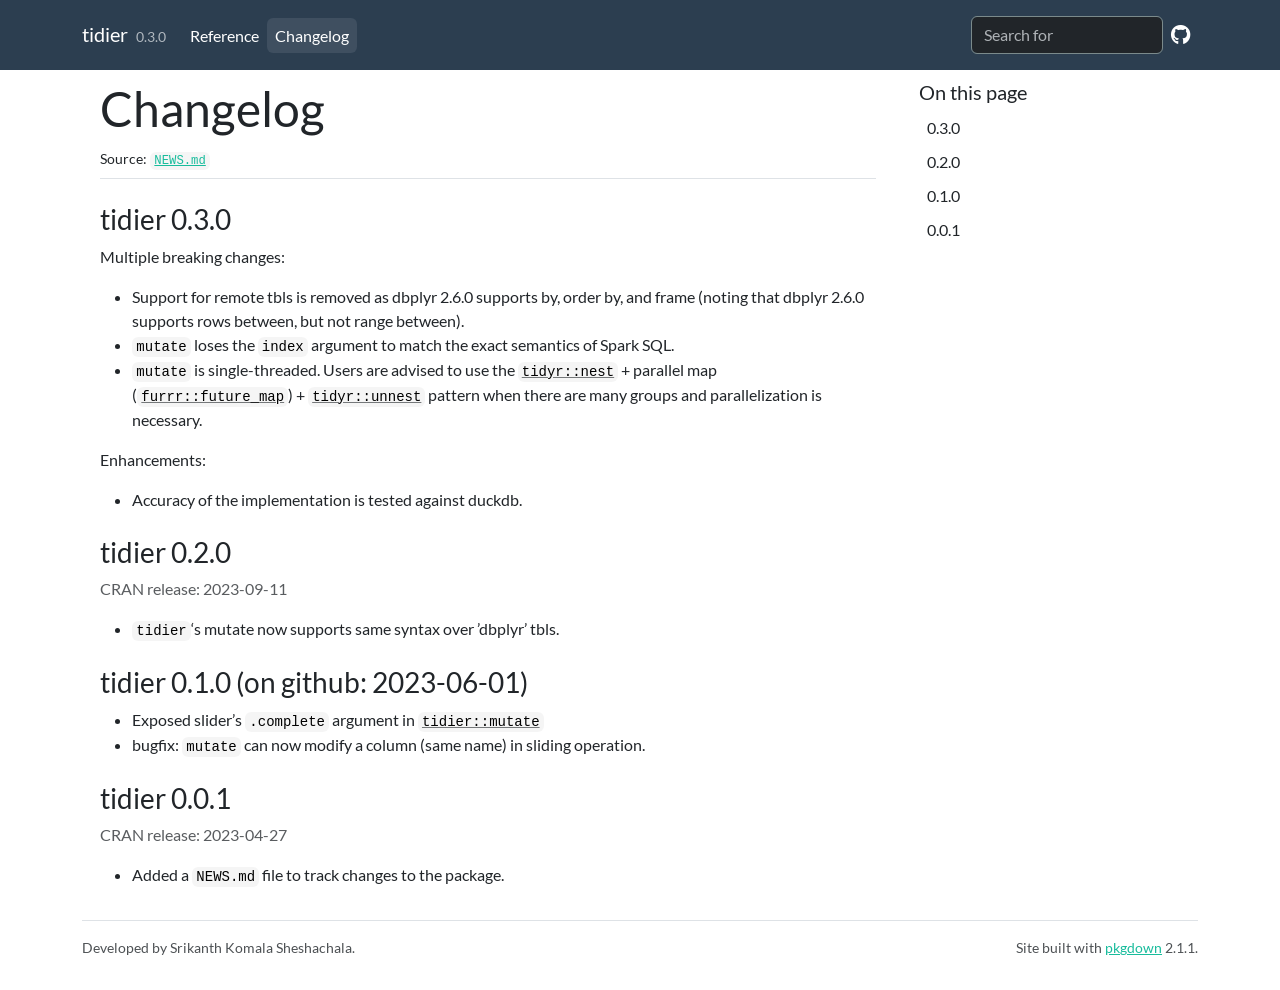
<file: docs/news/index.html>
<!DOCTYPE html>
<!-- Generated by pkgdown: do not edit by hand --><html lang="en"><head><meta http-equiv="Content-Type" content="text/html; charset=UTF-8"><meta charset="utf-8"><meta http-equiv="X-UA-Compatible" content="IE=edge"><meta name="viewport" content="width=device-width, initial-scale=1, shrink-to-fit=no"><title>Changelog • tidier</title><script src="../deps/jquery-3.6.0/jquery-3.6.0.min.js"></script><meta name="viewport" content="width=device-width, initial-scale=1, shrink-to-fit=no"><link href="../deps/bootstrap-5.3.1/bootstrap.min.css" rel="stylesheet"><script src="../deps/bootstrap-5.3.1/bootstrap.bundle.min.js"></script><link href="../deps/font-awesome-6.5.2/css/all.min.css" rel="stylesheet"><link href="../deps/font-awesome-6.5.2/css/v4-shims.min.css" rel="stylesheet"><script src="../deps/headroom-0.11.0/headroom.min.js"></script><script src="../deps/headroom-0.11.0/jQuery.headroom.min.js"></script><script src="../deps/bootstrap-toc-1.0.1/bootstrap-toc.min.js"></script><script src="../deps/clipboard.js-2.0.11/clipboard.min.js"></script><script src="../deps/search-1.0.0/autocomplete.jquery.min.js"></script><script src="../deps/search-1.0.0/fuse.min.js"></script><script src="../deps/search-1.0.0/mark.min.js"></script><!-- pkgdown --><script src="../pkgdown.js"></script><meta property="og:title" content="Changelog"></head><body>
    <a href="#main" class="visually-hidden-focusable">Skip to contents</a>


    <nav class="navbar navbar-expand-lg fixed-top bg-primary" data-bs-theme="dark" aria-label="Site navigation"><div class="container">

    <a class="navbar-brand me-2" href="../index.html">tidier</a>

    <small class="nav-text text-muted me-auto" data-bs-toggle="tooltip" data-bs-placement="bottom" title="">0.3.0</small>


    <button class="navbar-toggler" type="button" data-bs-toggle="collapse" data-bs-target="#navbar" aria-controls="navbar" aria-expanded="false" aria-label="Toggle navigation">
      <span class="navbar-toggler-icon"></span>
    </button>

    <div id="navbar" class="collapse navbar-collapse ms-3">
      <ul class="navbar-nav me-auto"><li class="nav-item"><a class="nav-link" href="../reference/index.html">Reference</a></li>
<li class="active nav-item"><a class="nav-link" href="../news/index.html">Changelog</a></li>
      </ul><ul class="navbar-nav"><li class="nav-item"><form class="form-inline" role="search">
 <input class="form-control" type="search" name="search-input" id="search-input" autocomplete="off" aria-label="Search site" placeholder="Search for" data-search-index="../search.json"></form></li>
<li class="nav-item"><a class="nav-link" href="https://github.com/talegari/tidier/" aria-label="GitHub"><span class="fa fab fa-github fa-lg"></span></a></li>
      </ul></div>


  </div>
</nav><div class="container template-news">
<div class="row">
  <main id="main" class="col-md-9"><div class="page-header">

      <h1>Changelog</h1>
      <small>Source: <a href="https://github.com/talegari/tidier/blob/HEAD/NEWS.md"><code>NEWS.md</code></a></small>
    </div>

    <div class="section level2">
<h2 class="pkg-version" data-toc-text="0.3.0" id="tidier-030">tidier 0.3.0<a class="anchor" aria-label="anchor" href="#tidier-030"></a></h2>
<p>Multiple breaking changes:</p>
<ul><li>Support for remote tbls is removed as dbplyr 2.6.0 supports by, order by, and frame (noting that dbplyr 2.6.0 supports rows between, but not range between).</li>
<li>
<code>mutate</code> loses the <code>index</code> argument to match the exact semantics of Spark SQL.</li>
<li>
<code>mutate</code> is single-threaded. Users are advised to use the <code><a href="https://tidyr.tidyverse.org/reference/nest.html" class="external-link">tidyr::nest</a></code> + parallel map (<code><a href="https://furrr.futureverse.org/reference/future_map.html" class="external-link">furrr::future_map</a></code>) + <code><a href="https://tidyr.tidyverse.org/reference/unnest.html" class="external-link">tidyr::unnest</a></code> pattern when there are many groups and parallelization is necessary.</li>
</ul><p>Enhancements:</p>
<ul><li>Accuracy of the implementation is tested against duckdb.</li>
</ul></div>
    <div class="section level2">
<h2 class="pkg-version" data-toc-text="0.2.0" id="tidier-020">tidier 0.2.0<a class="anchor" aria-label="anchor" href="#tidier-020"></a></h2><p class="text-muted">CRAN release: 2023-09-11</p>
<ul><li>
<code>tidier</code>‘s mutate now supports same syntax over ’dbplyr’ tbls.</li>
</ul></div>
    <div class="section level2">
<h2 class="pkg-version" data-toc-text="0.1.0" id="tidier-010-on-github-2023-06-01">tidier 0.1.0 (on github: 2023-06-01)<a class="anchor" aria-label="anchor" href="#tidier-010-on-github-2023-06-01"></a></h2>
<ul><li>Exposed slider’s <code>.complete</code> argument in <code><a href="../reference/mutate.html">tidier::mutate</a></code>
</li>
<li>bugfix: <code>mutate</code> can now modify a column (same name) in sliding operation.</li>
</ul></div>
    <div class="section level2">
<h2 class="pkg-version" data-toc-text="0.0.1" id="tidier-001">tidier 0.0.1<a class="anchor" aria-label="anchor" href="#tidier-001"></a></h2><p class="text-muted">CRAN release: 2023-04-27</p>
<ul><li>Added a <code>NEWS.md</code> file to track changes to the package.</li>
</ul></div>
  </main><aside class="col-md-3"><nav id="toc" aria-label="Table of contents"><h2>On this page</h2>
    </nav></aside></div>


    <footer><div class="pkgdown-footer-left">
  <p>Developed by Srikanth Komala Sheshachala.</p>
</div>

<div class="pkgdown-footer-right">
  <p>Site built with <a href="https://pkgdown.r-lib.org/" class="external-link">pkgdown</a> 2.1.1.</p>
</div>

    </footer></div>





  </body></html>
</file>
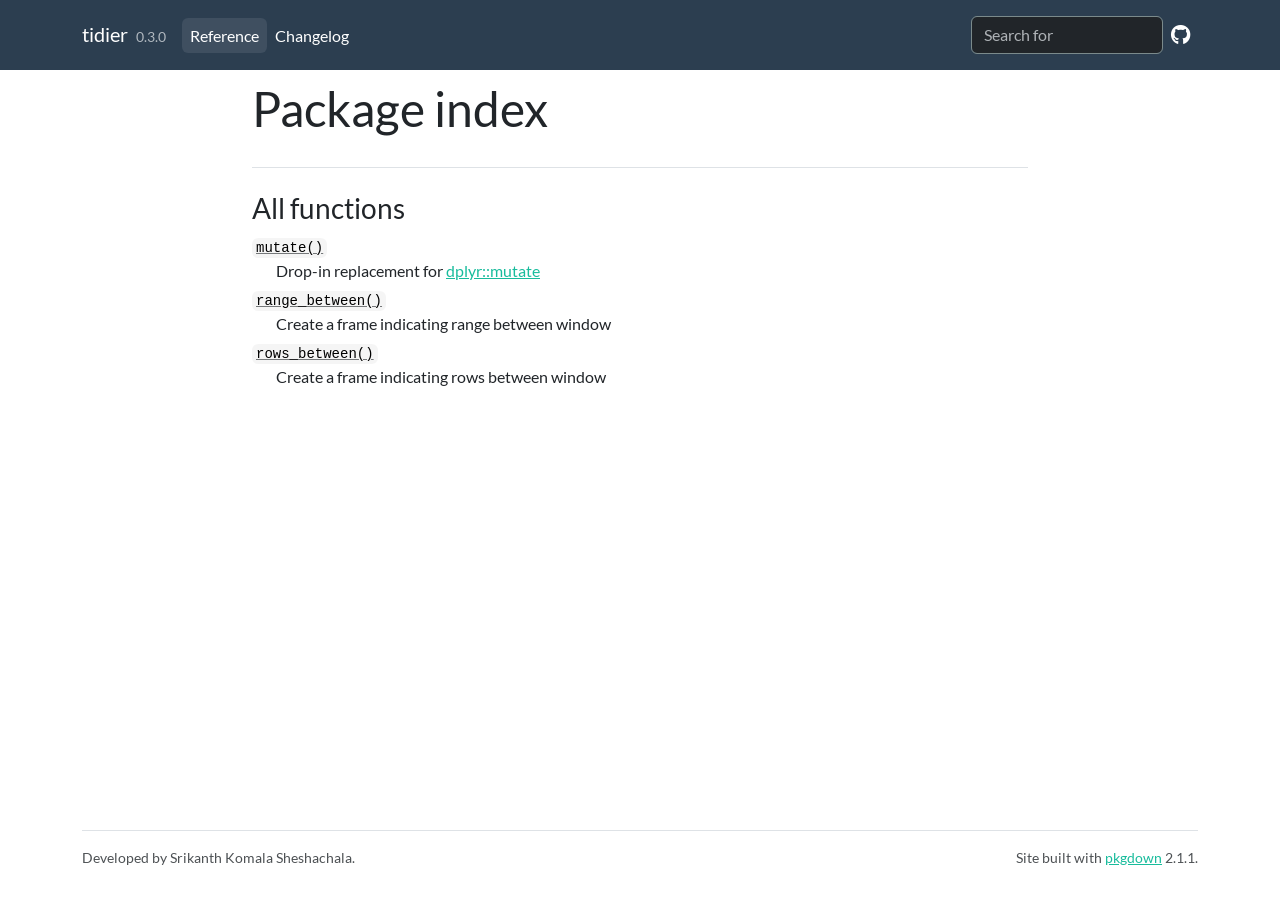
<file: docs/reference/index.html>
<!DOCTYPE html>
<!-- Generated by pkgdown: do not edit by hand --><html lang="en"><head><meta http-equiv="Content-Type" content="text/html; charset=UTF-8"><meta charset="utf-8"><meta http-equiv="X-UA-Compatible" content="IE=edge"><meta name="viewport" content="width=device-width, initial-scale=1, shrink-to-fit=no"><title>Package index • tidier</title><script src="../deps/jquery-3.6.0/jquery-3.6.0.min.js"></script><meta name="viewport" content="width=device-width, initial-scale=1, shrink-to-fit=no"><link href="../deps/bootstrap-5.3.1/bootstrap.min.css" rel="stylesheet"><script src="../deps/bootstrap-5.3.1/bootstrap.bundle.min.js"></script><link href="../deps/font-awesome-6.5.2/css/all.min.css" rel="stylesheet"><link href="../deps/font-awesome-6.5.2/css/v4-shims.min.css" rel="stylesheet"><script src="../deps/headroom-0.11.0/headroom.min.js"></script><script src="../deps/headroom-0.11.0/jQuery.headroom.min.js"></script><script src="../deps/bootstrap-toc-1.0.1/bootstrap-toc.min.js"></script><script src="../deps/clipboard.js-2.0.11/clipboard.min.js"></script><script src="../deps/search-1.0.0/autocomplete.jquery.min.js"></script><script src="../deps/search-1.0.0/fuse.min.js"></script><script src="../deps/search-1.0.0/mark.min.js"></script><!-- pkgdown --><script src="../pkgdown.js"></script><meta property="og:title" content="Package index"></head><body>
    <a href="#main" class="visually-hidden-focusable">Skip to contents</a>


    <nav class="navbar navbar-expand-lg fixed-top bg-primary" data-bs-theme="dark" aria-label="Site navigation"><div class="container">

    <a class="navbar-brand me-2" href="../index.html">tidier</a>

    <small class="nav-text text-muted me-auto" data-bs-toggle="tooltip" data-bs-placement="bottom" title="">0.3.0</small>


    <button class="navbar-toggler" type="button" data-bs-toggle="collapse" data-bs-target="#navbar" aria-controls="navbar" aria-expanded="false" aria-label="Toggle navigation">
      <span class="navbar-toggler-icon"></span>
    </button>

    <div id="navbar" class="collapse navbar-collapse ms-3">
      <ul class="navbar-nav me-auto"><li class="active nav-item"><a class="nav-link" href="../reference/index.html">Reference</a></li>
<li class="nav-item"><a class="nav-link" href="../news/index.html">Changelog</a></li>
      </ul><ul class="navbar-nav"><li class="nav-item"><form class="form-inline" role="search">
 <input class="form-control" type="search" name="search-input" id="search-input" autocomplete="off" aria-label="Search site" placeholder="Search for" data-search-index="../search.json"></form></li>
<li class="nav-item"><a class="nav-link" href="https://github.com/talegari/tidier/" aria-label="GitHub"><span class="fa fab fa-github fa-lg"></span></a></li>
      </ul></div>


  </div>
</nav><div class="container template-reference-index">
<div class="row">
  <main id="main" class="col-md-9"><div class="page-header">

      <h1>Package index</h1>
    </div>

    <div class="section level2">
      <h2 id="all-functions">All functions<a class="anchor" aria-label="anchor" href="#all-functions"></a></h2>




    </div><div class="section level2">




      <dl><dt>

          <code><a href="mutate.html">mutate()</a></code>

        </dt>
        <dd>Drop-in replacement for <a href="https://dplyr.tidyverse.org/reference/mutate.html" class="external-link">dplyr::mutate</a></dd>
      </dl><dl><dt>

          <code><a href="range_between.html">range_between()</a></code>

        </dt>
        <dd>Create a frame indicating range between window</dd>
      </dl><dl><dt>

          <code><a href="rows_between.html">rows_between()</a></code>

        </dt>
        <dd>Create a frame indicating rows between window</dd>
      </dl></div>
  </main></div>


    <footer><div class="pkgdown-footer-left">
  <p>Developed by Srikanth Komala Sheshachala.</p>
</div>

<div class="pkgdown-footer-right">
  <p>Site built with <a href="https://pkgdown.r-lib.org/" class="external-link">pkgdown</a> 2.1.1.</p>
</div>

    </footer></div>





  </body></html>
</file>
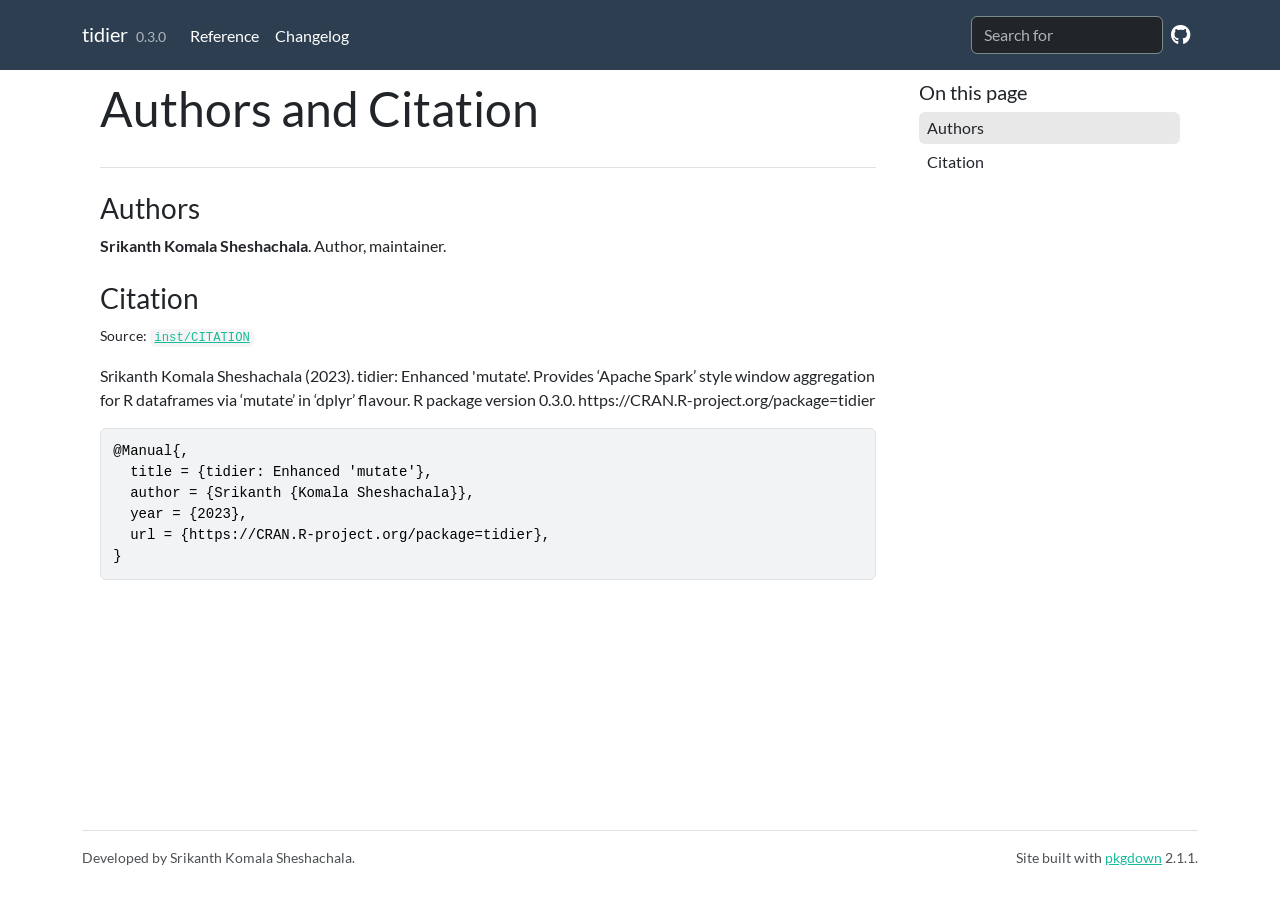
<file: docs/authors.html>
<!DOCTYPE html>
<!-- Generated by pkgdown: do not edit by hand --><html lang="en"><head><meta http-equiv="Content-Type" content="text/html; charset=UTF-8"><meta charset="utf-8"><meta http-equiv="X-UA-Compatible" content="IE=edge"><meta name="viewport" content="width=device-width, initial-scale=1, shrink-to-fit=no"><title>Authors and Citation • tidier</title><script src="deps/jquery-3.6.0/jquery-3.6.0.min.js"></script><meta name="viewport" content="width=device-width, initial-scale=1, shrink-to-fit=no"><link href="deps/bootstrap-5.3.1/bootstrap.min.css" rel="stylesheet"><script src="deps/bootstrap-5.3.1/bootstrap.bundle.min.js"></script><link href="deps/font-awesome-6.5.2/css/all.min.css" rel="stylesheet"><link href="deps/font-awesome-6.5.2/css/v4-shims.min.css" rel="stylesheet"><script src="deps/headroom-0.11.0/headroom.min.js"></script><script src="deps/headroom-0.11.0/jQuery.headroom.min.js"></script><script src="deps/bootstrap-toc-1.0.1/bootstrap-toc.min.js"></script><script src="deps/clipboard.js-2.0.11/clipboard.min.js"></script><script src="deps/search-1.0.0/autocomplete.jquery.min.js"></script><script src="deps/search-1.0.0/fuse.min.js"></script><script src="deps/search-1.0.0/mark.min.js"></script><!-- pkgdown --><script src="pkgdown.js"></script><meta property="og:title" content="Authors and Citation"></head><body>
    <a href="#main" class="visually-hidden-focusable">Skip to contents</a>


    <nav class="navbar navbar-expand-lg fixed-top bg-primary" data-bs-theme="dark" aria-label="Site navigation"><div class="container">

    <a class="navbar-brand me-2" href="index.html">tidier</a>

    <small class="nav-text text-muted me-auto" data-bs-toggle="tooltip" data-bs-placement="bottom" title="">0.3.0</small>


    <button class="navbar-toggler" type="button" data-bs-toggle="collapse" data-bs-target="#navbar" aria-controls="navbar" aria-expanded="false" aria-label="Toggle navigation">
      <span class="navbar-toggler-icon"></span>
    </button>

    <div id="navbar" class="collapse navbar-collapse ms-3">
      <ul class="navbar-nav me-auto"><li class="nav-item"><a class="nav-link" href="reference/index.html">Reference</a></li>
<li class="nav-item"><a class="nav-link" href="news/index.html">Changelog</a></li>
      </ul><ul class="navbar-nav"><li class="nav-item"><form class="form-inline" role="search">
 <input class="form-control" type="search" name="search-input" id="search-input" autocomplete="off" aria-label="Search site" placeholder="Search for" data-search-index="search.json"></form></li>
<li class="nav-item"><a class="nav-link" href="https://github.com/talegari/tidier/" aria-label="GitHub"><span class="fa fab fa-github fa-lg"></span></a></li>
      </ul></div>


  </div>
</nav><div class="container template-citation-authors">
<div class="row">
  <main id="main" class="col-md-9"><div class="page-header">

      <h1>Authors and Citation</h1>
    </div>

    <div class="section level2">
      <h2>Authors</h2>

      <ul class="list-unstyled"><li>
          <p><strong>Srikanth Komala Sheshachala</strong>. Author, maintainer.
          </p>
        </li>
      </ul></div>

    <div class="section level2">
      <h2 id="citation">Citation</h2>
      <p><small class="dont-index">Source: <a href="https://github.com/talegari/tidier/blob/HEAD/inst/CITATION"><code>inst/CITATION</code></a></small></p>

      <p>Srikanth Komala Sheshachala (2023). tidier: Enhanced 'mutate'. Provides ‘Apache Spark’ style window aggregation for R dataframes via ‘mutate’ in ‘dplyr’ flavour. R package version 0.3.0. https://CRAN.R-project.org/package=tidier</p>
      <pre>@Manual{,
  title = {tidier: Enhanced 'mutate'},
  author = {Srikanth {Komala Sheshachala}},
  year = {2023},
  url = {https://CRAN.R-project.org/package=tidier},
}</pre>
    </div>

  </main><aside class="col-md-3"><nav id="toc" aria-label="Table of contents"><h2>On this page</h2>
    </nav></aside></div>


    <footer><div class="pkgdown-footer-left">
  <p>Developed by Srikanth Komala Sheshachala.</p>
</div>

<div class="pkgdown-footer-right">
  <p>Site built with <a href="https://pkgdown.r-lib.org/" class="external-link">pkgdown</a> 2.1.1.</p>
</div>

    </footer></div>





  </body></html>
</file>
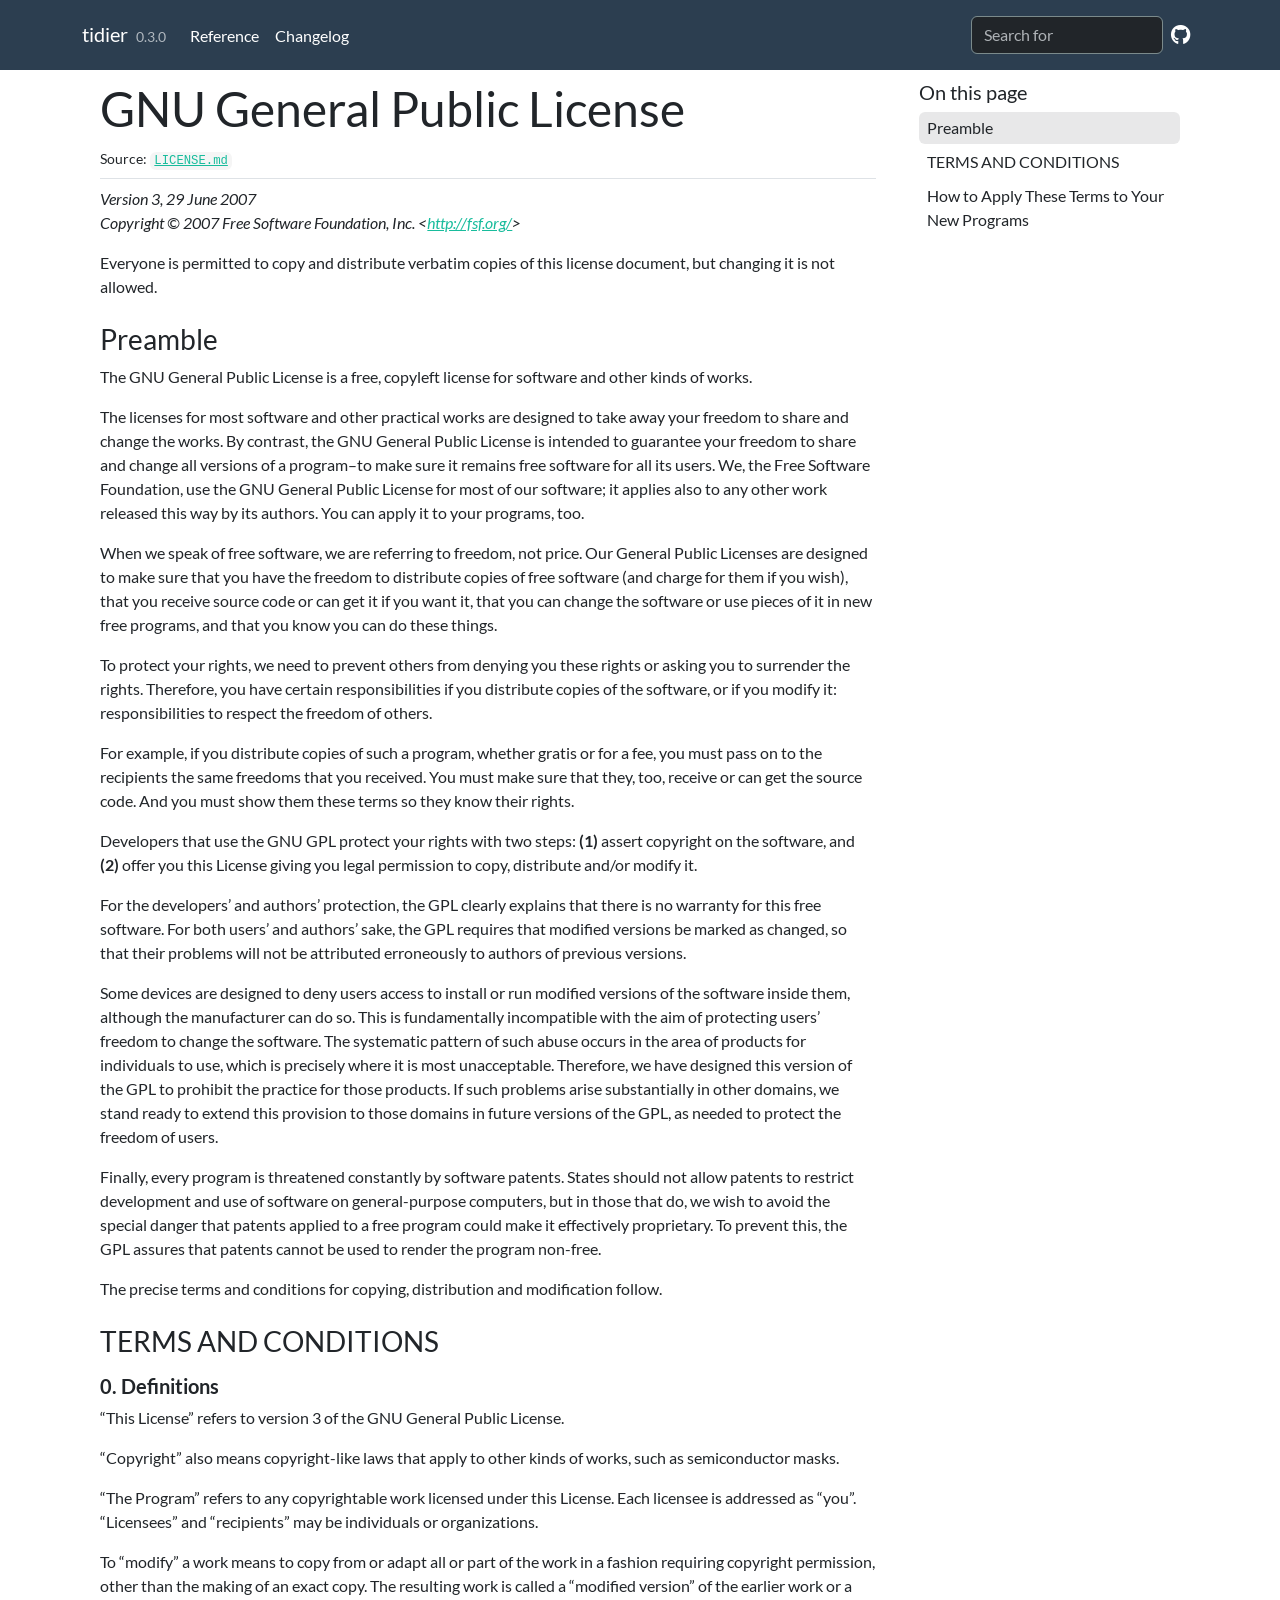
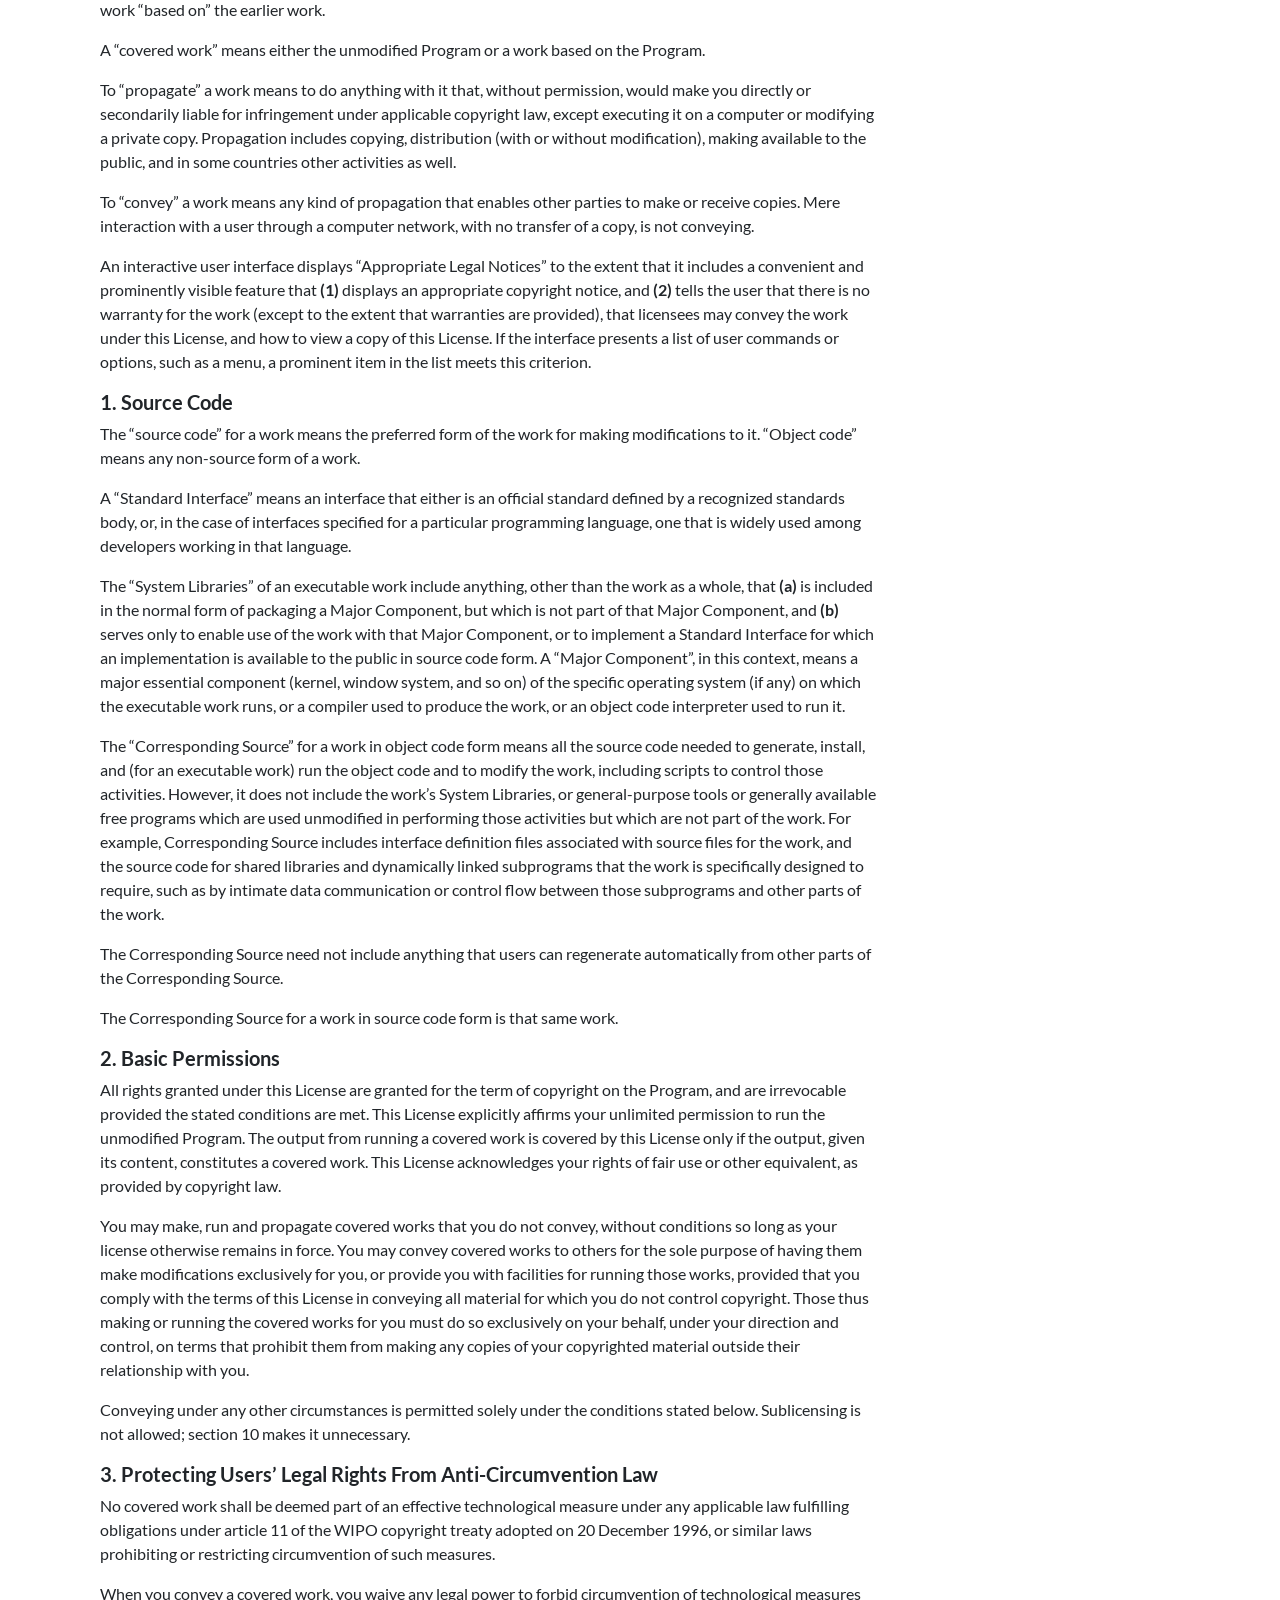
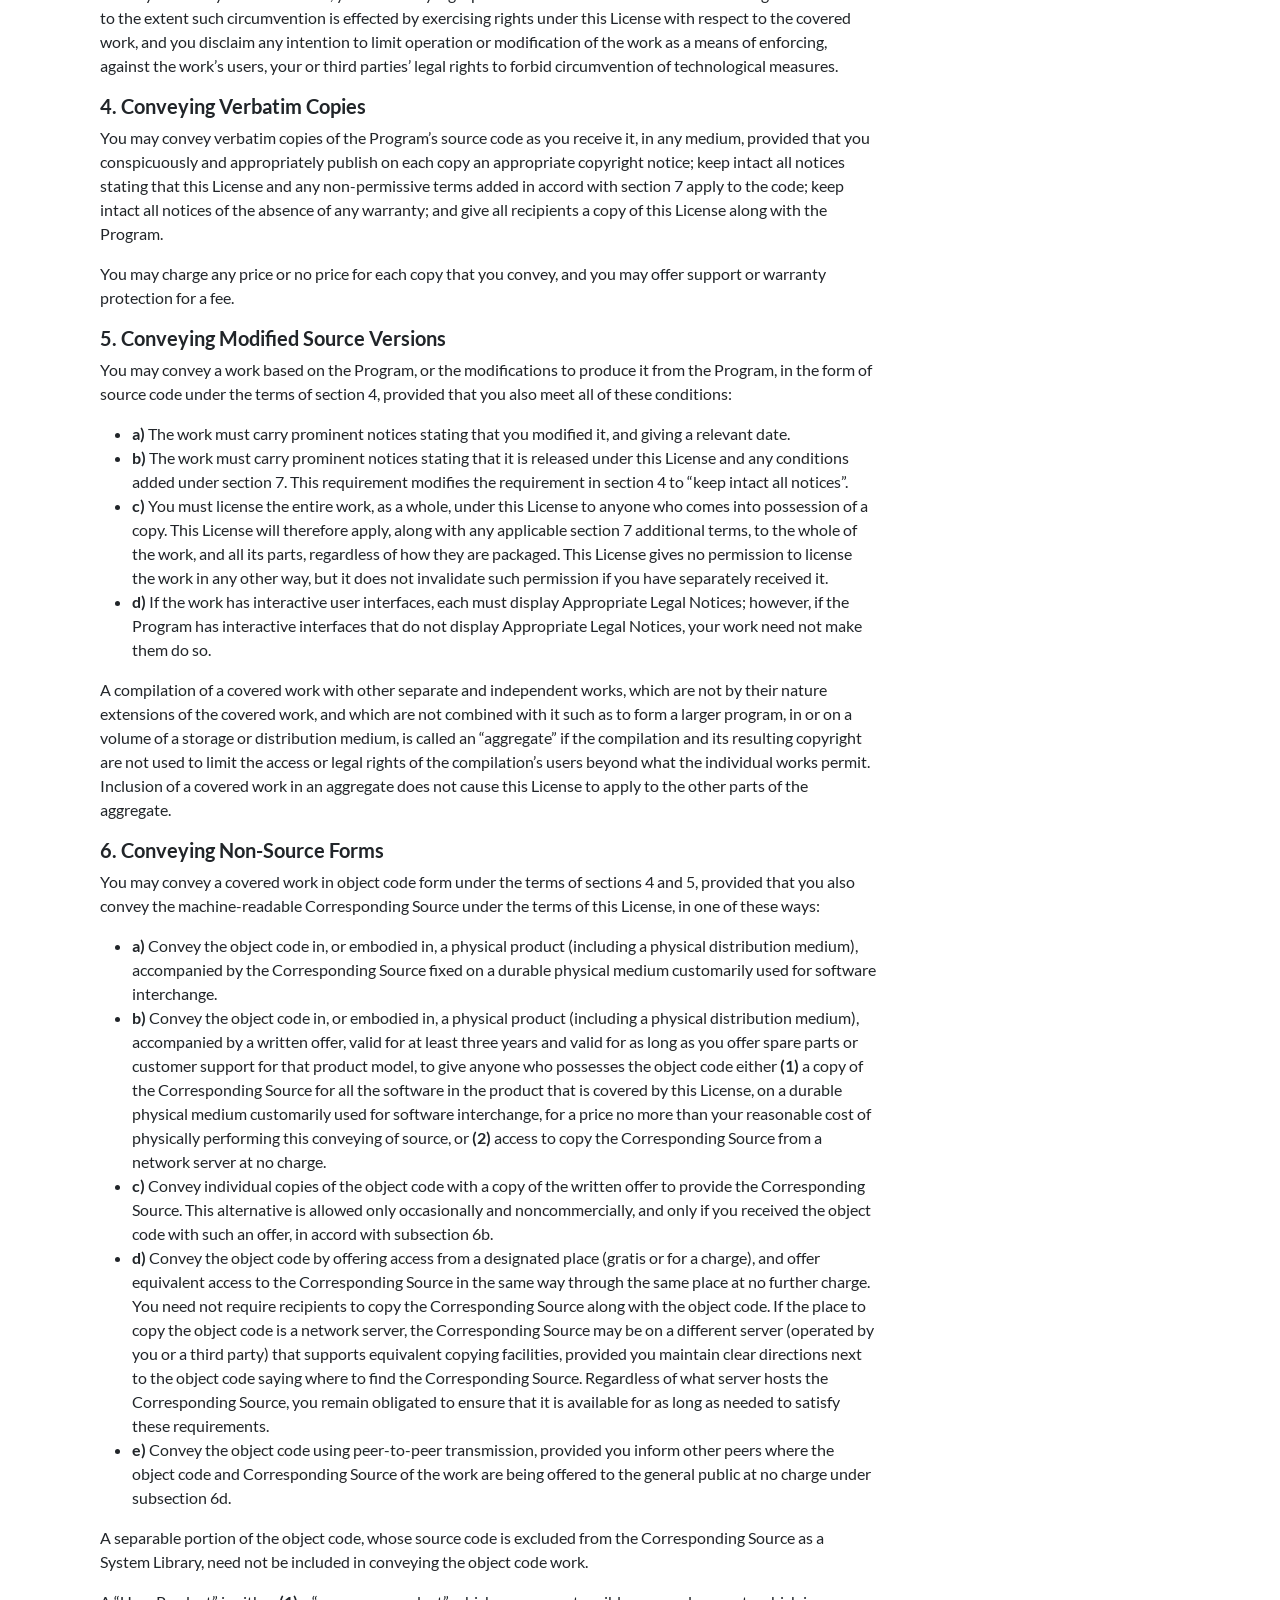
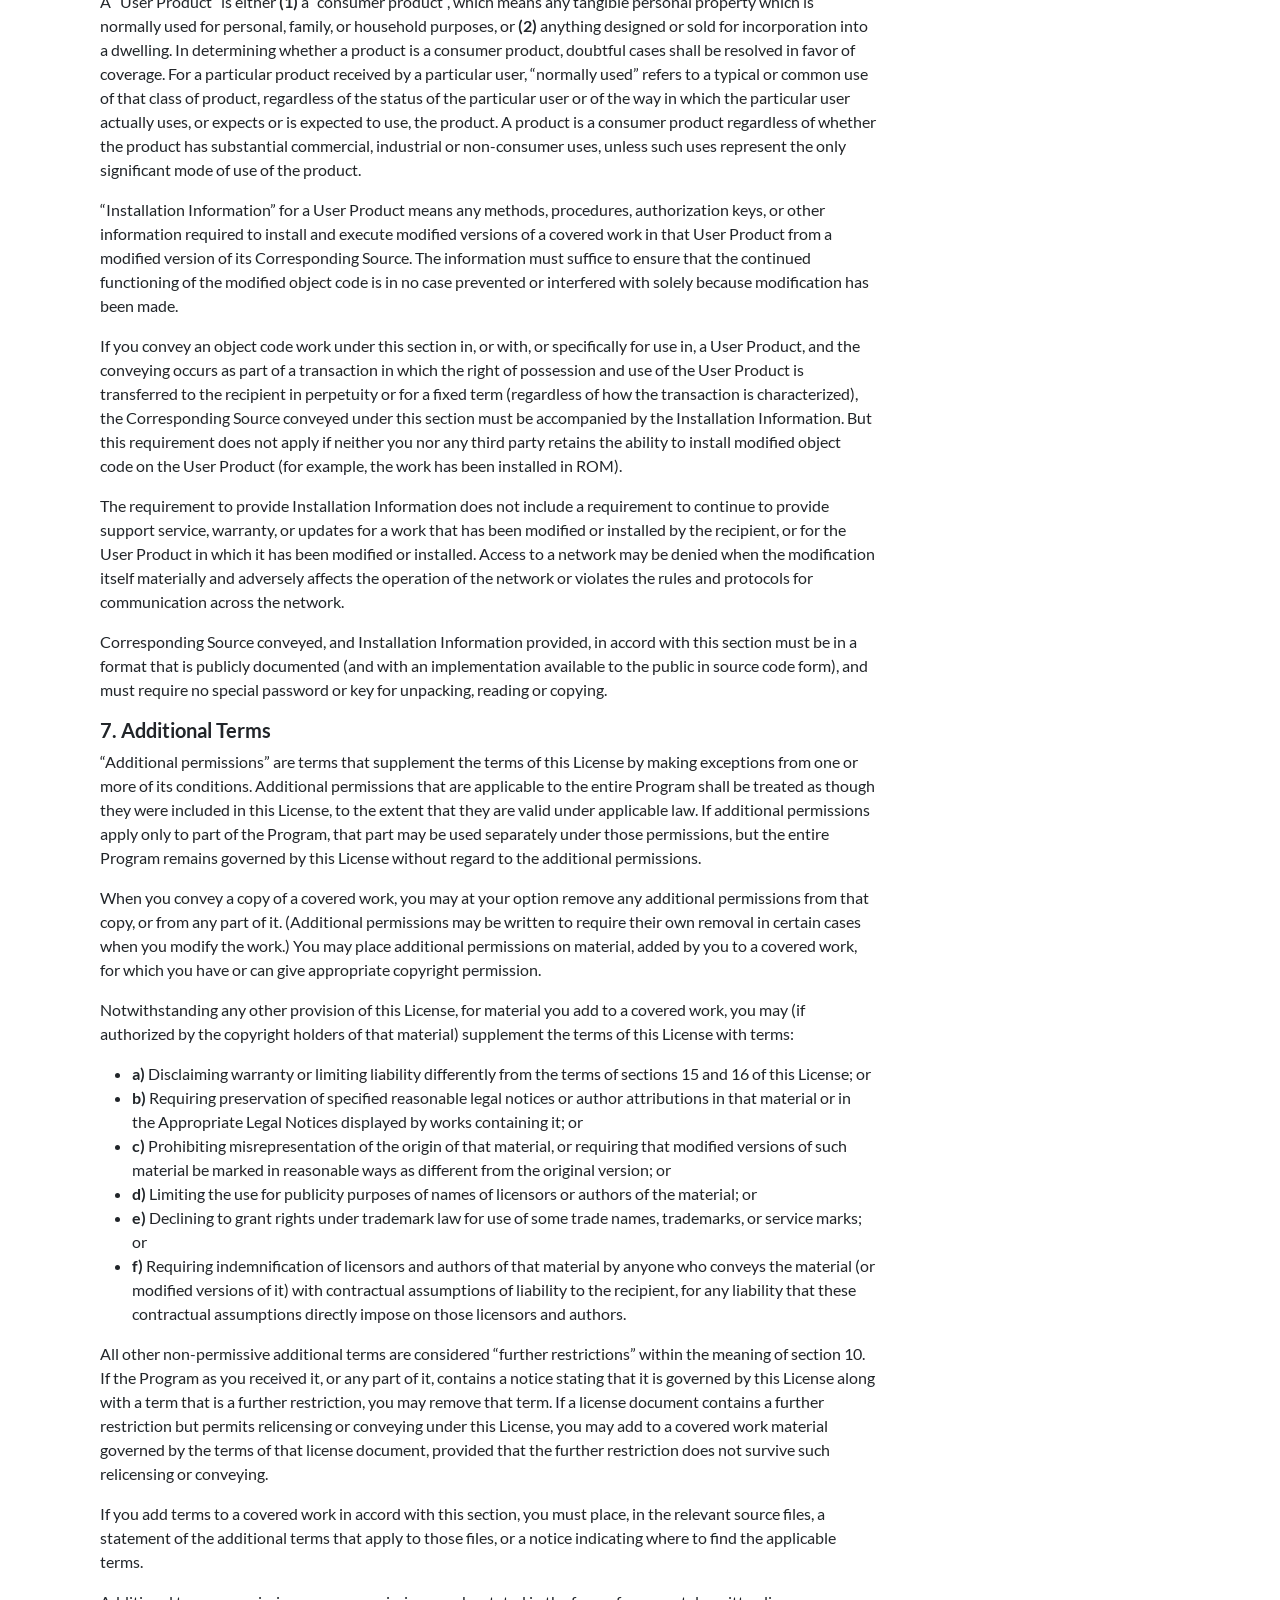
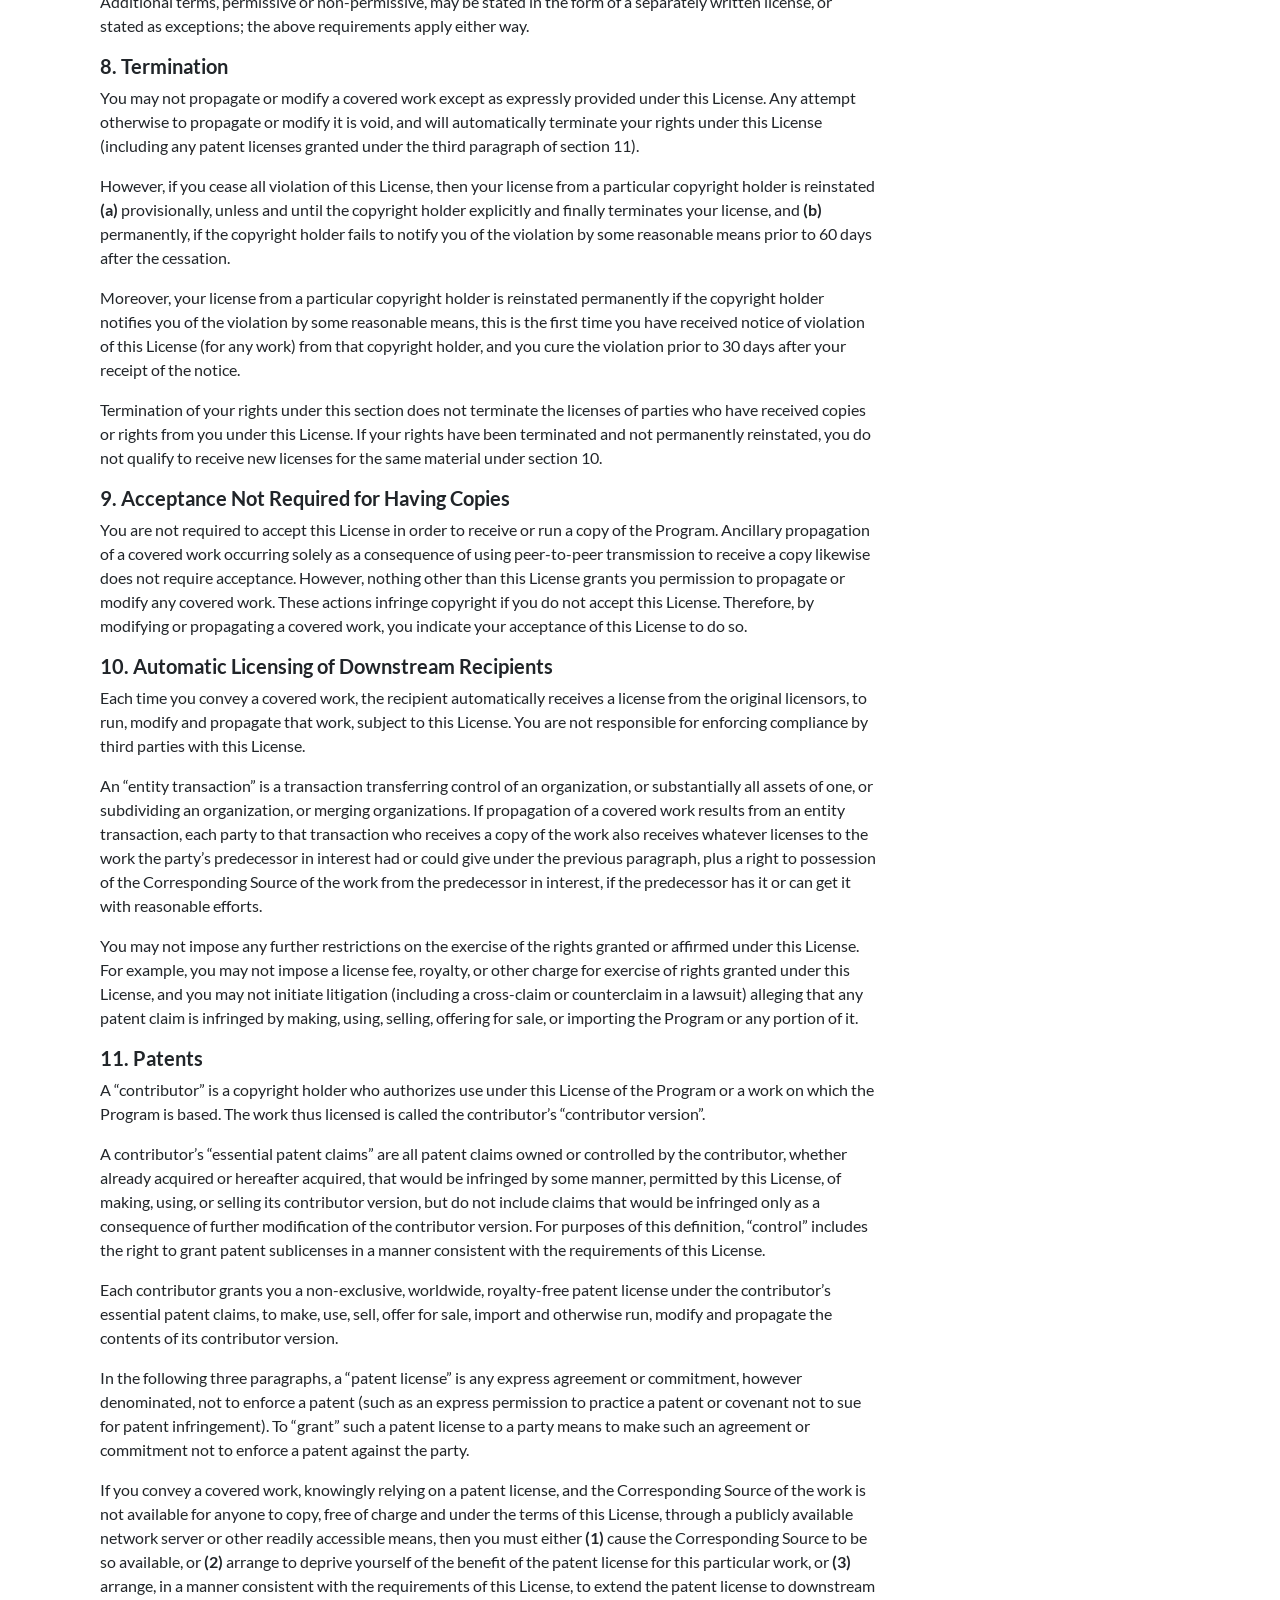
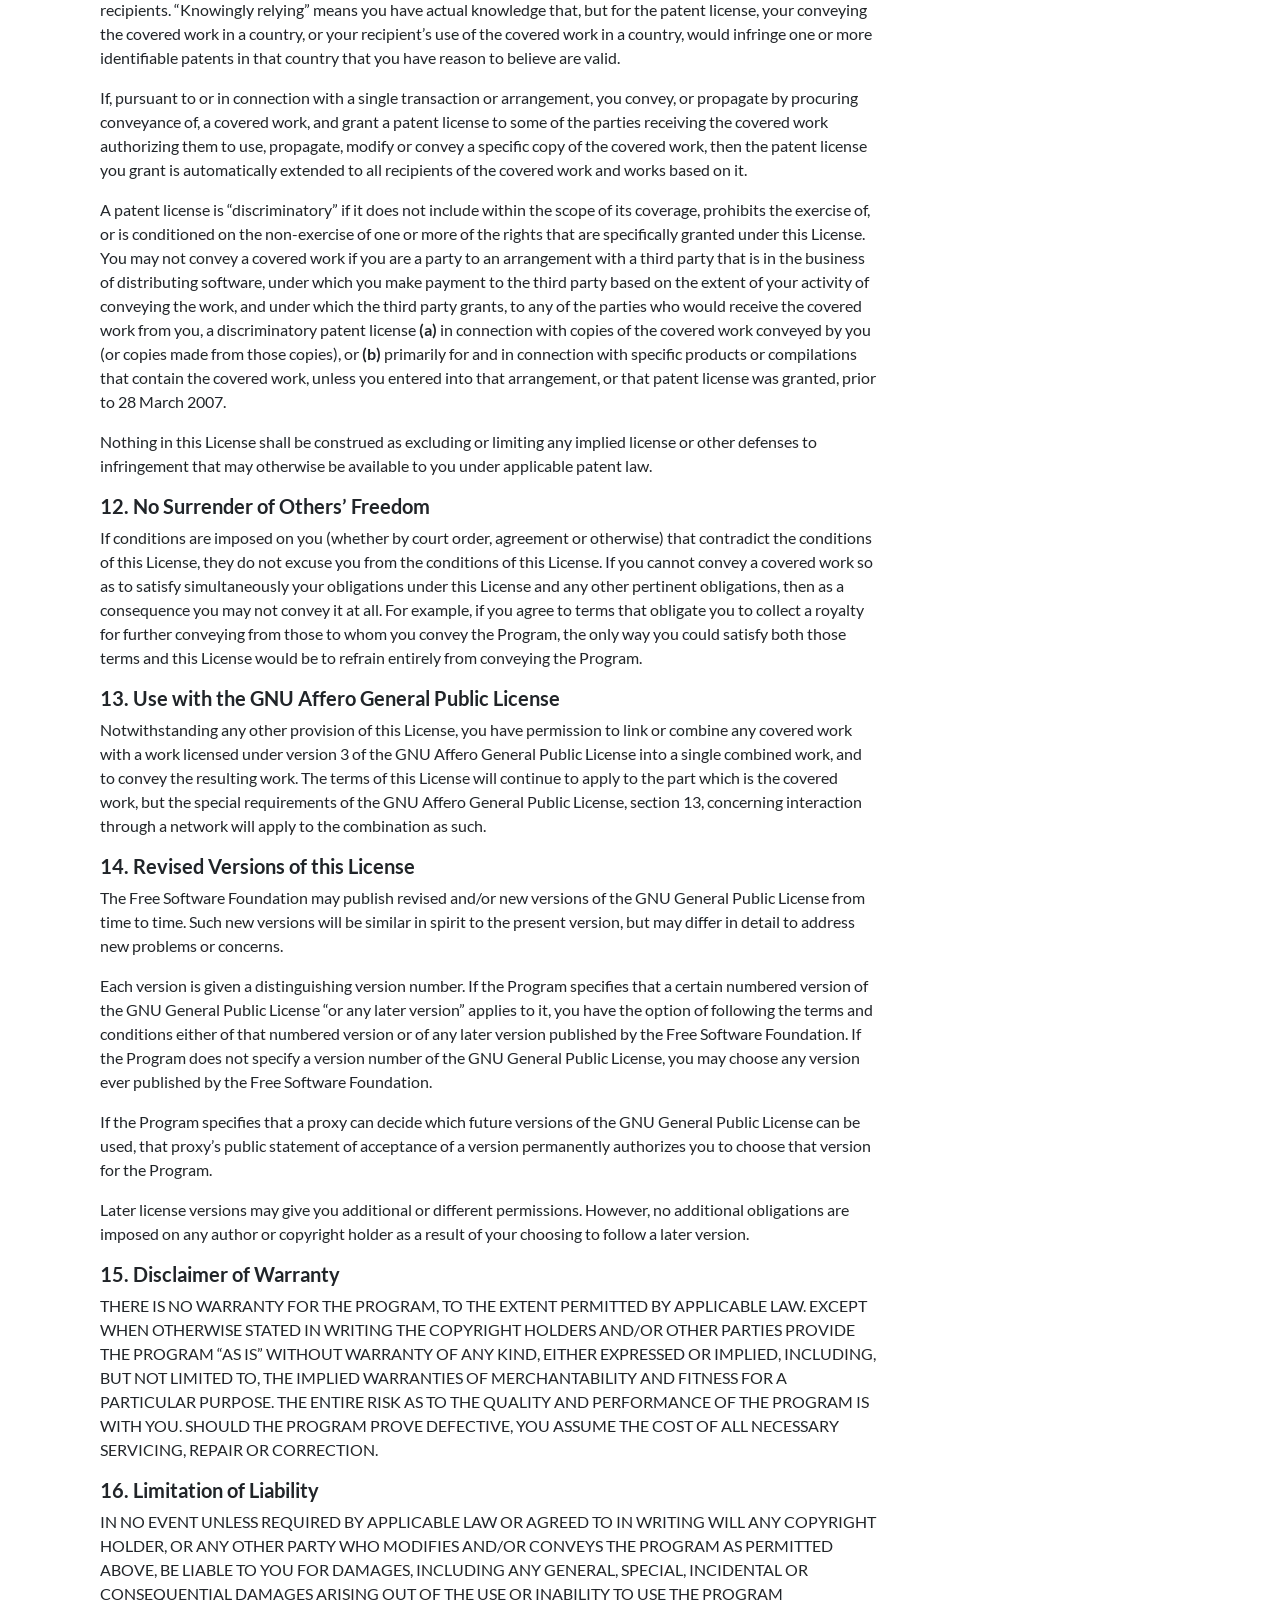
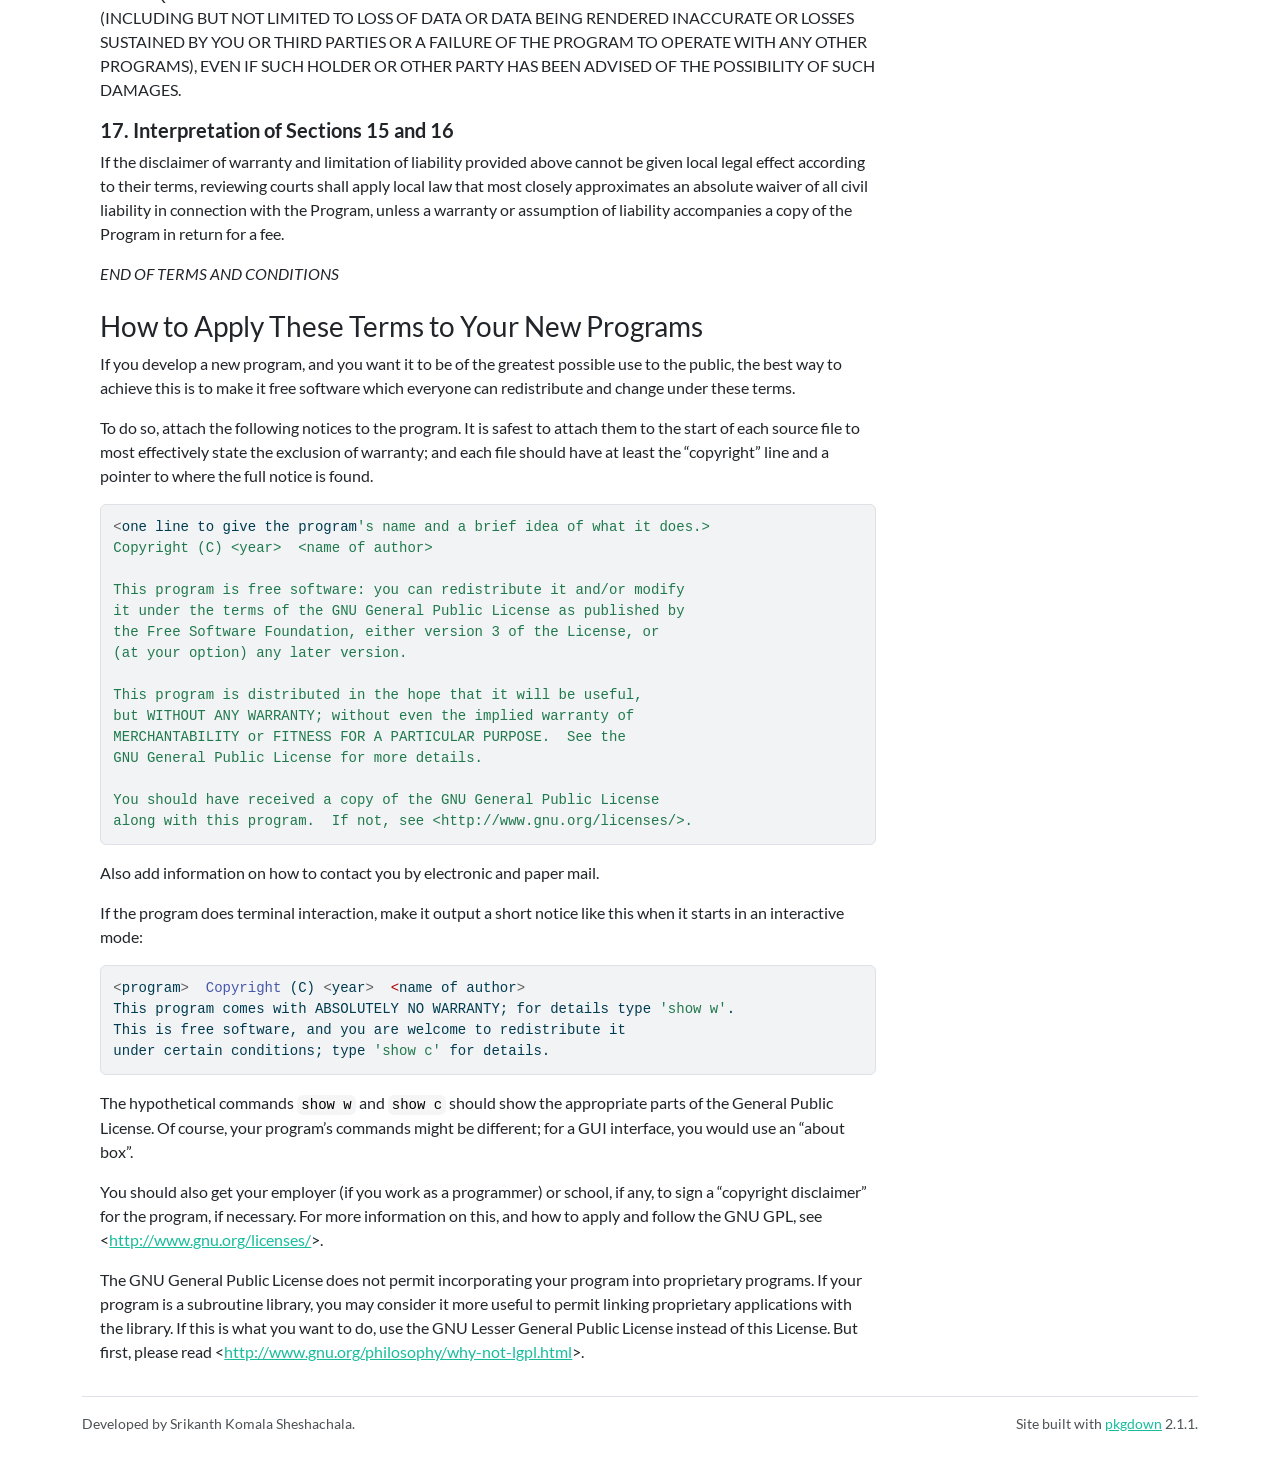
<file: docs/LICENSE.html>
<!DOCTYPE html>
<!-- Generated by pkgdown: do not edit by hand --><html lang="en"><head><meta http-equiv="Content-Type" content="text/html; charset=UTF-8"><meta charset="utf-8"><meta http-equiv="X-UA-Compatible" content="IE=edge"><meta name="viewport" content="width=device-width, initial-scale=1, shrink-to-fit=no"><title>GNU General Public License • tidier</title><script src="deps/jquery-3.6.0/jquery-3.6.0.min.js"></script><meta name="viewport" content="width=device-width, initial-scale=1, shrink-to-fit=no"><link href="deps/bootstrap-5.3.1/bootstrap.min.css" rel="stylesheet"><script src="deps/bootstrap-5.3.1/bootstrap.bundle.min.js"></script><link href="deps/font-awesome-6.5.2/css/all.min.css" rel="stylesheet"><link href="deps/font-awesome-6.5.2/css/v4-shims.min.css" rel="stylesheet"><script src="deps/headroom-0.11.0/headroom.min.js"></script><script src="deps/headroom-0.11.0/jQuery.headroom.min.js"></script><script src="deps/bootstrap-toc-1.0.1/bootstrap-toc.min.js"></script><script src="deps/clipboard.js-2.0.11/clipboard.min.js"></script><script src="deps/search-1.0.0/autocomplete.jquery.min.js"></script><script src="deps/search-1.0.0/fuse.min.js"></script><script src="deps/search-1.0.0/mark.min.js"></script><!-- pkgdown --><script src="pkgdown.js"></script><meta property="og:title" content="GNU General Public License"></head><body>
    <a href="#main" class="visually-hidden-focusable">Skip to contents</a>


    <nav class="navbar navbar-expand-lg fixed-top bg-primary" data-bs-theme="dark" aria-label="Site navigation"><div class="container">

    <a class="navbar-brand me-2" href="index.html">tidier</a>

    <small class="nav-text text-muted me-auto" data-bs-toggle="tooltip" data-bs-placement="bottom" title="">0.3.0</small>


    <button class="navbar-toggler" type="button" data-bs-toggle="collapse" data-bs-target="#navbar" aria-controls="navbar" aria-expanded="false" aria-label="Toggle navigation">
      <span class="navbar-toggler-icon"></span>
    </button>

    <div id="navbar" class="collapse navbar-collapse ms-3">
      <ul class="navbar-nav me-auto"><li class="nav-item"><a class="nav-link" href="reference/index.html">Reference</a></li>
<li class="nav-item"><a class="nav-link" href="news/index.html">Changelog</a></li>
      </ul><ul class="navbar-nav"><li class="nav-item"><form class="form-inline" role="search">
 <input class="form-control" type="search" name="search-input" id="search-input" autocomplete="off" aria-label="Search site" placeholder="Search for" data-search-index="search.json"></form></li>
<li class="nav-item"><a class="nav-link" href="https://github.com/talegari/tidier/" aria-label="GitHub"><span class="fa fab fa-github fa-lg"></span></a></li>
      </ul></div>


  </div>
</nav><div class="container template-title-body">
<div class="row">
  <main id="main" class="col-md-9"><div class="page-header">

      <h1>GNU General Public License</h1>
      <small class="dont-index">Source: <a href="https://github.com/talegari/tidier/blob/HEAD/LICENSE.md"><code>LICENSE.md</code></a></small>
    </div>

<div id="gnu-general-public-license" class="section level1">

<p><em>Version 3, 29 June 2007</em><br><em>Copyright © 2007 Free Software Foundation, Inc. &lt;<a href="http://fsf.org/" class="external-link uri">http://fsf.org/</a>&gt;</em></p>
<p>Everyone is permitted to copy and distribute verbatim copies of this license document, but changing it is not allowed.</p>
<div class="section level2">
<h2 id="preamble">Preamble<a class="anchor" aria-label="anchor" href="#preamble"></a></h2>
<p>The GNU General Public License is a free, copyleft license for software and other kinds of works.</p>
<p>The licenses for most software and other practical works are designed to take away your freedom to share and change the works. By contrast, the GNU General Public License is intended to guarantee your freedom to share and change all versions of a program–to make sure it remains free software for all its users. We, the Free Software Foundation, use the GNU General Public License for most of our software; it applies also to any other work released this way by its authors. You can apply it to your programs, too.</p>
<p>When we speak of free software, we are referring to freedom, not price. Our General Public Licenses are designed to make sure that you have the freedom to distribute copies of free software (and charge for them if you wish), that you receive source code or can get it if you want it, that you can change the software or use pieces of it in new free programs, and that you know you can do these things.</p>
<p>To protect your rights, we need to prevent others from denying you these rights or asking you to surrender the rights. Therefore, you have certain responsibilities if you distribute copies of the software, or if you modify it: responsibilities to respect the freedom of others.</p>
<p>For example, if you distribute copies of such a program, whether gratis or for a fee, you must pass on to the recipients the same freedoms that you received. You must make sure that they, too, receive or can get the source code. And you must show them these terms so they know their rights.</p>
<p>Developers that use the GNU GPL protect your rights with two steps: <strong>(1)</strong> assert copyright on the software, and <strong>(2)</strong> offer you this License giving you legal permission to copy, distribute and/or modify it.</p>
<p>For the developers’ and authors’ protection, the GPL clearly explains that there is no warranty for this free software. For both users’ and authors’ sake, the GPL requires that modified versions be marked as changed, so that their problems will not be attributed erroneously to authors of previous versions.</p>
<p>Some devices are designed to deny users access to install or run modified versions of the software inside them, although the manufacturer can do so. This is fundamentally incompatible with the aim of protecting users’ freedom to change the software. The systematic pattern of such abuse occurs in the area of products for individuals to use, which is precisely where it is most unacceptable. Therefore, we have designed this version of the GPL to prohibit the practice for those products. If such problems arise substantially in other domains, we stand ready to extend this provision to those domains in future versions of the GPL, as needed to protect the freedom of users.</p>
<p>Finally, every program is threatened constantly by software patents. States should not allow patents to restrict development and use of software on general-purpose computers, but in those that do, we wish to avoid the special danger that patents applied to a free program could make it effectively proprietary. To prevent this, the GPL assures that patents cannot be used to render the program non-free.</p>
<p>The precise terms and conditions for copying, distribution and modification follow.</p>
</div>
<div class="section level2">
<h2 id="terms-and-conditions">TERMS AND CONDITIONS<a class="anchor" aria-label="anchor" href="#terms-and-conditions"></a></h2>
<div class="section level3">
<h3 id="id_0-definitions">0. Definitions<a class="anchor" aria-label="anchor" href="#id_0-definitions"></a></h3>
<p>“This License” refers to version 3 of the GNU General Public License.</p>
<p>“Copyright” also means copyright-like laws that apply to other kinds of works, such as semiconductor masks.</p>
<p>“The Program” refers to any copyrightable work licensed under this License. Each licensee is addressed as “you”. “Licensees” and “recipients” may be individuals or organizations.</p>
<p>To “modify” a work means to copy from or adapt all or part of the work in a fashion requiring copyright permission, other than the making of an exact copy. The resulting work is called a “modified version” of the earlier work or a work “based on” the earlier work.</p>
<p>A “covered work” means either the unmodified Program or a work based on the Program.</p>
<p>To “propagate” a work means to do anything with it that, without permission, would make you directly or secondarily liable for infringement under applicable copyright law, except executing it on a computer or modifying a private copy. Propagation includes copying, distribution (with or without modification), making available to the public, and in some countries other activities as well.</p>
<p>To “convey” a work means any kind of propagation that enables other parties to make or receive copies. Mere interaction with a user through a computer network, with no transfer of a copy, is not conveying.</p>
<p>An interactive user interface displays “Appropriate Legal Notices” to the extent that it includes a convenient and prominently visible feature that <strong>(1)</strong> displays an appropriate copyright notice, and <strong>(2)</strong> tells the user that there is no warranty for the work (except to the extent that warranties are provided), that licensees may convey the work under this License, and how to view a copy of this License. If the interface presents a list of user commands or options, such as a menu, a prominent item in the list meets this criterion.</p>
</div>
<div class="section level3">
<h3 id="id_1-source-code">1. Source Code<a class="anchor" aria-label="anchor" href="#id_1-source-code"></a></h3>
<p>The “source code” for a work means the preferred form of the work for making modifications to it. “Object code” means any non-source form of a work.</p>
<p>A “Standard Interface” means an interface that either is an official standard defined by a recognized standards body, or, in the case of interfaces specified for a particular programming language, one that is widely used among developers working in that language.</p>
<p>The “System Libraries” of an executable work include anything, other than the work as a whole, that <strong>(a)</strong> is included in the normal form of packaging a Major Component, but which is not part of that Major Component, and <strong>(b)</strong> serves only to enable use of the work with that Major Component, or to implement a Standard Interface for which an implementation is available to the public in source code form. A “Major Component”, in this context, means a major essential component (kernel, window system, and so on) of the specific operating system (if any) on which the executable work runs, or a compiler used to produce the work, or an object code interpreter used to run it.</p>
<p>The “Corresponding Source” for a work in object code form means all the source code needed to generate, install, and (for an executable work) run the object code and to modify the work, including scripts to control those activities. However, it does not include the work’s System Libraries, or general-purpose tools or generally available free programs which are used unmodified in performing those activities but which are not part of the work. For example, Corresponding Source includes interface definition files associated with source files for the work, and the source code for shared libraries and dynamically linked subprograms that the work is specifically designed to require, such as by intimate data communication or control flow between those subprograms and other parts of the work.</p>
<p>The Corresponding Source need not include anything that users can regenerate automatically from other parts of the Corresponding Source.</p>
<p>The Corresponding Source for a work in source code form is that same work.</p>
</div>
<div class="section level3">
<h3 id="id_2-basic-permissions">2. Basic Permissions<a class="anchor" aria-label="anchor" href="#id_2-basic-permissions"></a></h3>
<p>All rights granted under this License are granted for the term of copyright on the Program, and are irrevocable provided the stated conditions are met. This License explicitly affirms your unlimited permission to run the unmodified Program. The output from running a covered work is covered by this License only if the output, given its content, constitutes a covered work. This License acknowledges your rights of fair use or other equivalent, as provided by copyright law.</p>
<p>You may make, run and propagate covered works that you do not convey, without conditions so long as your license otherwise remains in force. You may convey covered works to others for the sole purpose of having them make modifications exclusively for you, or provide you with facilities for running those works, provided that you comply with the terms of this License in conveying all material for which you do not control copyright. Those thus making or running the covered works for you must do so exclusively on your behalf, under your direction and control, on terms that prohibit them from making any copies of your copyrighted material outside their relationship with you.</p>
<p>Conveying under any other circumstances is permitted solely under the conditions stated below. Sublicensing is not allowed; section 10 makes it unnecessary.</p>
</div>
<div class="section level3">
<h3 id="id_3-protecting-users-legal-rights-from-anti-circumvention-law">3. Protecting Users’ Legal Rights From Anti-Circumvention Law<a class="anchor" aria-label="anchor" href="#id_3-protecting-users-legal-rights-from-anti-circumvention-law"></a></h3>
<p>No covered work shall be deemed part of an effective technological measure under any applicable law fulfilling obligations under article 11 of the WIPO copyright treaty adopted on 20 December 1996, or similar laws prohibiting or restricting circumvention of such measures.</p>
<p>When you convey a covered work, you waive any legal power to forbid circumvention of technological measures to the extent such circumvention is effected by exercising rights under this License with respect to the covered work, and you disclaim any intention to limit operation or modification of the work as a means of enforcing, against the work’s users, your or third parties’ legal rights to forbid circumvention of technological measures.</p>
</div>
<div class="section level3">
<h3 id="id_4-conveying-verbatim-copies">4. Conveying Verbatim Copies<a class="anchor" aria-label="anchor" href="#id_4-conveying-verbatim-copies"></a></h3>
<p>You may convey verbatim copies of the Program’s source code as you receive it, in any medium, provided that you conspicuously and appropriately publish on each copy an appropriate copyright notice; keep intact all notices stating that this License and any non-permissive terms added in accord with section 7 apply to the code; keep intact all notices of the absence of any warranty; and give all recipients a copy of this License along with the Program.</p>
<p>You may charge any price or no price for each copy that you convey, and you may offer support or warranty protection for a fee.</p>
</div>
<div class="section level3">
<h3 id="id_5-conveying-modified-source-versions">5. Conveying Modified Source Versions<a class="anchor" aria-label="anchor" href="#id_5-conveying-modified-source-versions"></a></h3>
<p>You may convey a work based on the Program, or the modifications to produce it from the Program, in the form of source code under the terms of section 4, provided that you also meet all of these conditions:</p>
<ul><li>
<strong>a)</strong> The work must carry prominent notices stating that you modified it, and giving a relevant date.</li>
<li>
<strong>b)</strong> The work must carry prominent notices stating that it is released under this License and any conditions added under section 7. This requirement modifies the requirement in section 4 to “keep intact all notices”.</li>
<li>
<strong>c)</strong> You must license the entire work, as a whole, under this License to anyone who comes into possession of a copy. This License will therefore apply, along with any applicable section 7 additional terms, to the whole of the work, and all its parts, regardless of how they are packaged. This License gives no permission to license the work in any other way, but it does not invalidate such permission if you have separately received it.</li>
<li>
<strong>d)</strong> If the work has interactive user interfaces, each must display Appropriate Legal Notices; however, if the Program has interactive interfaces that do not display Appropriate Legal Notices, your work need not make them do so.</li>
</ul><p>A compilation of a covered work with other separate and independent works, which are not by their nature extensions of the covered work, and which are not combined with it such as to form a larger program, in or on a volume of a storage or distribution medium, is called an “aggregate” if the compilation and its resulting copyright are not used to limit the access or legal rights of the compilation’s users beyond what the individual works permit. Inclusion of a covered work in an aggregate does not cause this License to apply to the other parts of the aggregate.</p>
</div>
<div class="section level3">
<h3 id="id_6-conveying-non-source-forms">6. Conveying Non-Source Forms<a class="anchor" aria-label="anchor" href="#id_6-conveying-non-source-forms"></a></h3>
<p>You may convey a covered work in object code form under the terms of sections 4 and 5, provided that you also convey the machine-readable Corresponding Source under the terms of this License, in one of these ways:</p>
<ul><li>
<strong>a)</strong> Convey the object code in, or embodied in, a physical product (including a physical distribution medium), accompanied by the Corresponding Source fixed on a durable physical medium customarily used for software interchange.</li>
<li>
<strong>b)</strong> Convey the object code in, or embodied in, a physical product (including a physical distribution medium), accompanied by a written offer, valid for at least three years and valid for as long as you offer spare parts or customer support for that product model, to give anyone who possesses the object code either <strong>(1)</strong> a copy of the Corresponding Source for all the software in the product that is covered by this License, on a durable physical medium customarily used for software interchange, for a price no more than your reasonable cost of physically performing this conveying of source, or <strong>(2)</strong> access to copy the Corresponding Source from a network server at no charge.</li>
<li>
<strong>c)</strong> Convey individual copies of the object code with a copy of the written offer to provide the Corresponding Source. This alternative is allowed only occasionally and noncommercially, and only if you received the object code with such an offer, in accord with subsection 6b.</li>
<li>
<strong>d)</strong> Convey the object code by offering access from a designated place (gratis or for a charge), and offer equivalent access to the Corresponding Source in the same way through the same place at no further charge. You need not require recipients to copy the Corresponding Source along with the object code. If the place to copy the object code is a network server, the Corresponding Source may be on a different server (operated by you or a third party) that supports equivalent copying facilities, provided you maintain clear directions next to the object code saying where to find the Corresponding Source. Regardless of what server hosts the Corresponding Source, you remain obligated to ensure that it is available for as long as needed to satisfy these requirements.</li>
<li>
<strong>e)</strong> Convey the object code using peer-to-peer transmission, provided you inform other peers where the object code and Corresponding Source of the work are being offered to the general public at no charge under subsection 6d.</li>
</ul><p>A separable portion of the object code, whose source code is excluded from the Corresponding Source as a System Library, need not be included in conveying the object code work.</p>
<p>A “User Product” is either <strong>(1)</strong> a “consumer product”, which means any tangible personal property which is normally used for personal, family, or household purposes, or <strong>(2)</strong> anything designed or sold for incorporation into a dwelling. In determining whether a product is a consumer product, doubtful cases shall be resolved in favor of coverage. For a particular product received by a particular user, “normally used” refers to a typical or common use of that class of product, regardless of the status of the particular user or of the way in which the particular user actually uses, or expects or is expected to use, the product. A product is a consumer product regardless of whether the product has substantial commercial, industrial or non-consumer uses, unless such uses represent the only significant mode of use of the product.</p>
<p>“Installation Information” for a User Product means any methods, procedures, authorization keys, or other information required to install and execute modified versions of a covered work in that User Product from a modified version of its Corresponding Source. The information must suffice to ensure that the continued functioning of the modified object code is in no case prevented or interfered with solely because modification has been made.</p>
<p>If you convey an object code work under this section in, or with, or specifically for use in, a User Product, and the conveying occurs as part of a transaction in which the right of possession and use of the User Product is transferred to the recipient in perpetuity or for a fixed term (regardless of how the transaction is characterized), the Corresponding Source conveyed under this section must be accompanied by the Installation Information. But this requirement does not apply if neither you nor any third party retains the ability to install modified object code on the User Product (for example, the work has been installed in ROM).</p>
<p>The requirement to provide Installation Information does not include a requirement to continue to provide support service, warranty, or updates for a work that has been modified or installed by the recipient, or for the User Product in which it has been modified or installed. Access to a network may be denied when the modification itself materially and adversely affects the operation of the network or violates the rules and protocols for communication across the network.</p>
<p>Corresponding Source conveyed, and Installation Information provided, in accord with this section must be in a format that is publicly documented (and with an implementation available to the public in source code form), and must require no special password or key for unpacking, reading or copying.</p>
</div>
<div class="section level3">
<h3 id="id_7-additional-terms">7. Additional Terms<a class="anchor" aria-label="anchor" href="#id_7-additional-terms"></a></h3>
<p>“Additional permissions” are terms that supplement the terms of this License by making exceptions from one or more of its conditions. Additional permissions that are applicable to the entire Program shall be treated as though they were included in this License, to the extent that they are valid under applicable law. If additional permissions apply only to part of the Program, that part may be used separately under those permissions, but the entire Program remains governed by this License without regard to the additional permissions.</p>
<p>When you convey a copy of a covered work, you may at your option remove any additional permissions from that copy, or from any part of it. (Additional permissions may be written to require their own removal in certain cases when you modify the work.) You may place additional permissions on material, added by you to a covered work, for which you have or can give appropriate copyright permission.</p>
<p>Notwithstanding any other provision of this License, for material you add to a covered work, you may (if authorized by the copyright holders of that material) supplement the terms of this License with terms:</p>
<ul><li>
<strong>a)</strong> Disclaiming warranty or limiting liability differently from the terms of sections 15 and 16 of this License; or</li>
<li>
<strong>b)</strong> Requiring preservation of specified reasonable legal notices or author attributions in that material or in the Appropriate Legal Notices displayed by works containing it; or</li>
<li>
<strong>c)</strong> Prohibiting misrepresentation of the origin of that material, or requiring that modified versions of such material be marked in reasonable ways as different from the original version; or</li>
<li>
<strong>d)</strong> Limiting the use for publicity purposes of names of licensors or authors of the material; or</li>
<li>
<strong>e)</strong> Declining to grant rights under trademark law for use of some trade names, trademarks, or service marks; or</li>
<li>
<strong>f)</strong> Requiring indemnification of licensors and authors of that material by anyone who conveys the material (or modified versions of it) with contractual assumptions of liability to the recipient, for any liability that these contractual assumptions directly impose on those licensors and authors.</li>
</ul><p>All other non-permissive additional terms are considered “further restrictions” within the meaning of section 10. If the Program as you received it, or any part of it, contains a notice stating that it is governed by this License along with a term that is a further restriction, you may remove that term. If a license document contains a further restriction but permits relicensing or conveying under this License, you may add to a covered work material governed by the terms of that license document, provided that the further restriction does not survive such relicensing or conveying.</p>
<p>If you add terms to a covered work in accord with this section, you must place, in the relevant source files, a statement of the additional terms that apply to those files, or a notice indicating where to find the applicable terms.</p>
<p>Additional terms, permissive or non-permissive, may be stated in the form of a separately written license, or stated as exceptions; the above requirements apply either way.</p>
</div>
<div class="section level3">
<h3 id="id_8-termination">8. Termination<a class="anchor" aria-label="anchor" href="#id_8-termination"></a></h3>
<p>You may not propagate or modify a covered work except as expressly provided under this License. Any attempt otherwise to propagate or modify it is void, and will automatically terminate your rights under this License (including any patent licenses granted under the third paragraph of section 11).</p>
<p>However, if you cease all violation of this License, then your license from a particular copyright holder is reinstated <strong>(a)</strong> provisionally, unless and until the copyright holder explicitly and finally terminates your license, and <strong>(b)</strong> permanently, if the copyright holder fails to notify you of the violation by some reasonable means prior to 60 days after the cessation.</p>
<p>Moreover, your license from a particular copyright holder is reinstated permanently if the copyright holder notifies you of the violation by some reasonable means, this is the first time you have received notice of violation of this License (for any work) from that copyright holder, and you cure the violation prior to 30 days after your receipt of the notice.</p>
<p>Termination of your rights under this section does not terminate the licenses of parties who have received copies or rights from you under this License. If your rights have been terminated and not permanently reinstated, you do not qualify to receive new licenses for the same material under section 10.</p>
</div>
<div class="section level3">
<h3 id="id_9-acceptance-not-required-for-having-copies">9. Acceptance Not Required for Having Copies<a class="anchor" aria-label="anchor" href="#id_9-acceptance-not-required-for-having-copies"></a></h3>
<p>You are not required to accept this License in order to receive or run a copy of the Program. Ancillary propagation of a covered work occurring solely as a consequence of using peer-to-peer transmission to receive a copy likewise does not require acceptance. However, nothing other than this License grants you permission to propagate or modify any covered work. These actions infringe copyright if you do not accept this License. Therefore, by modifying or propagating a covered work, you indicate your acceptance of this License to do so.</p>
</div>
<div class="section level3">
<h3 id="id_10-automatic-licensing-of-downstream-recipients">10. Automatic Licensing of Downstream Recipients<a class="anchor" aria-label="anchor" href="#id_10-automatic-licensing-of-downstream-recipients"></a></h3>
<p>Each time you convey a covered work, the recipient automatically receives a license from the original licensors, to run, modify and propagate that work, subject to this License. You are not responsible for enforcing compliance by third parties with this License.</p>
<p>An “entity transaction” is a transaction transferring control of an organization, or substantially all assets of one, or subdividing an organization, or merging organizations. If propagation of a covered work results from an entity transaction, each party to that transaction who receives a copy of the work also receives whatever licenses to the work the party’s predecessor in interest had or could give under the previous paragraph, plus a right to possession of the Corresponding Source of the work from the predecessor in interest, if the predecessor has it or can get it with reasonable efforts.</p>
<p>You may not impose any further restrictions on the exercise of the rights granted or affirmed under this License. For example, you may not impose a license fee, royalty, or other charge for exercise of rights granted under this License, and you may not initiate litigation (including a cross-claim or counterclaim in a lawsuit) alleging that any patent claim is infringed by making, using, selling, offering for sale, or importing the Program or any portion of it.</p>
</div>
<div class="section level3">
<h3 id="id_11-patents">11. Patents<a class="anchor" aria-label="anchor" href="#id_11-patents"></a></h3>
<p>A “contributor” is a copyright holder who authorizes use under this License of the Program or a work on which the Program is based. The work thus licensed is called the contributor’s “contributor version”.</p>
<p>A contributor’s “essential patent claims” are all patent claims owned or controlled by the contributor, whether already acquired or hereafter acquired, that would be infringed by some manner, permitted by this License, of making, using, or selling its contributor version, but do not include claims that would be infringed only as a consequence of further modification of the contributor version. For purposes of this definition, “control” includes the right to grant patent sublicenses in a manner consistent with the requirements of this License.</p>
<p>Each contributor grants you a non-exclusive, worldwide, royalty-free patent license under the contributor’s essential patent claims, to make, use, sell, offer for sale, import and otherwise run, modify and propagate the contents of its contributor version.</p>
<p>In the following three paragraphs, a “patent license” is any express agreement or commitment, however denominated, not to enforce a patent (such as an express permission to practice a patent or covenant not to sue for patent infringement). To “grant” such a patent license to a party means to make such an agreement or commitment not to enforce a patent against the party.</p>
<p>If you convey a covered work, knowingly relying on a patent license, and the Corresponding Source of the work is not available for anyone to copy, free of charge and under the terms of this License, through a publicly available network server or other readily accessible means, then you must either <strong>(1)</strong> cause the Corresponding Source to be so available, or <strong>(2)</strong> arrange to deprive yourself of the benefit of the patent license for this particular work, or <strong>(3)</strong> arrange, in a manner consistent with the requirements of this License, to extend the patent license to downstream recipients. “Knowingly relying” means you have actual knowledge that, but for the patent license, your conveying the covered work in a country, or your recipient’s use of the covered work in a country, would infringe one or more identifiable patents in that country that you have reason to believe are valid.</p>
<p>If, pursuant to or in connection with a single transaction or arrangement, you convey, or propagate by procuring conveyance of, a covered work, and grant a patent license to some of the parties receiving the covered work authorizing them to use, propagate, modify or convey a specific copy of the covered work, then the patent license you grant is automatically extended to all recipients of the covered work and works based on it.</p>
<p>A patent license is “discriminatory” if it does not include within the scope of its coverage, prohibits the exercise of, or is conditioned on the non-exercise of one or more of the rights that are specifically granted under this License. You may not convey a covered work if you are a party to an arrangement with a third party that is in the business of distributing software, under which you make payment to the third party based on the extent of your activity of conveying the work, and under which the third party grants, to any of the parties who would receive the covered work from you, a discriminatory patent license <strong>(a)</strong> in connection with copies of the covered work conveyed by you (or copies made from those copies), or <strong>(b)</strong> primarily for and in connection with specific products or compilations that contain the covered work, unless you entered into that arrangement, or that patent license was granted, prior to 28 March 2007.</p>
<p>Nothing in this License shall be construed as excluding or limiting any implied license or other defenses to infringement that may otherwise be available to you under applicable patent law.</p>
</div>
<div class="section level3">
<h3 id="id_12-no-surrender-of-others-freedom">12. No Surrender of Others’ Freedom<a class="anchor" aria-label="anchor" href="#id_12-no-surrender-of-others-freedom"></a></h3>
<p>If conditions are imposed on you (whether by court order, agreement or otherwise) that contradict the conditions of this License, they do not excuse you from the conditions of this License. If you cannot convey a covered work so as to satisfy simultaneously your obligations under this License and any other pertinent obligations, then as a consequence you may not convey it at all. For example, if you agree to terms that obligate you to collect a royalty for further conveying from those to whom you convey the Program, the only way you could satisfy both those terms and this License would be to refrain entirely from conveying the Program.</p>
</div>
<div class="section level3">
<h3 id="id_13-use-with-the-gnu-affero-general-public-license">13. Use with the GNU Affero General Public License<a class="anchor" aria-label="anchor" href="#id_13-use-with-the-gnu-affero-general-public-license"></a></h3>
<p>Notwithstanding any other provision of this License, you have permission to link or combine any covered work with a work licensed under version 3 of the GNU Affero General Public License into a single combined work, and to convey the resulting work. The terms of this License will continue to apply to the part which is the covered work, but the special requirements of the GNU Affero General Public License, section 13, concerning interaction through a network will apply to the combination as such.</p>
</div>
<div class="section level3">
<h3 id="id_14-revised-versions-of-this-license">14. Revised Versions of this License<a class="anchor" aria-label="anchor" href="#id_14-revised-versions-of-this-license"></a></h3>
<p>The Free Software Foundation may publish revised and/or new versions of the GNU General Public License from time to time. Such new versions will be similar in spirit to the present version, but may differ in detail to address new problems or concerns.</p>
<p>Each version is given a distinguishing version number. If the Program specifies that a certain numbered version of the GNU General Public License “or any later version” applies to it, you have the option of following the terms and conditions either of that numbered version or of any later version published by the Free Software Foundation. If the Program does not specify a version number of the GNU General Public License, you may choose any version ever published by the Free Software Foundation.</p>
<p>If the Program specifies that a proxy can decide which future versions of the GNU General Public License can be used, that proxy’s public statement of acceptance of a version permanently authorizes you to choose that version for the Program.</p>
<p>Later license versions may give you additional or different permissions. However, no additional obligations are imposed on any author or copyright holder as a result of your choosing to follow a later version.</p>
</div>
<div class="section level3">
<h3 id="id_15-disclaimer-of-warranty">15. Disclaimer of Warranty<a class="anchor" aria-label="anchor" href="#id_15-disclaimer-of-warranty"></a></h3>
<p>THERE IS NO WARRANTY FOR THE PROGRAM, TO THE EXTENT PERMITTED BY APPLICABLE LAW. EXCEPT WHEN OTHERWISE STATED IN WRITING THE COPYRIGHT HOLDERS AND/OR OTHER PARTIES PROVIDE THE PROGRAM “AS IS” WITHOUT WARRANTY OF ANY KIND, EITHER EXPRESSED OR IMPLIED, INCLUDING, BUT NOT LIMITED TO, THE IMPLIED WARRANTIES OF MERCHANTABILITY AND FITNESS FOR A PARTICULAR PURPOSE. THE ENTIRE RISK AS TO THE QUALITY AND PERFORMANCE OF THE PROGRAM IS WITH YOU. SHOULD THE PROGRAM PROVE DEFECTIVE, YOU ASSUME THE COST OF ALL NECESSARY SERVICING, REPAIR OR CORRECTION.</p>
</div>
<div class="section level3">
<h3 id="id_16-limitation-of-liability">16. Limitation of Liability<a class="anchor" aria-label="anchor" href="#id_16-limitation-of-liability"></a></h3>
<p>IN NO EVENT UNLESS REQUIRED BY APPLICABLE LAW OR AGREED TO IN WRITING WILL ANY COPYRIGHT HOLDER, OR ANY OTHER PARTY WHO MODIFIES AND/OR CONVEYS THE PROGRAM AS PERMITTED ABOVE, BE LIABLE TO YOU FOR DAMAGES, INCLUDING ANY GENERAL, SPECIAL, INCIDENTAL OR CONSEQUENTIAL DAMAGES ARISING OUT OF THE USE OR INABILITY TO USE THE PROGRAM (INCLUDING BUT NOT LIMITED TO LOSS OF DATA OR DATA BEING RENDERED INACCURATE OR LOSSES SUSTAINED BY YOU OR THIRD PARTIES OR A FAILURE OF THE PROGRAM TO OPERATE WITH ANY OTHER PROGRAMS), EVEN IF SUCH HOLDER OR OTHER PARTY HAS BEEN ADVISED OF THE POSSIBILITY OF SUCH DAMAGES.</p>
</div>
<div class="section level3">
<h3 id="id_17-interpretation-of-sections-15-and-16">17. Interpretation of Sections 15 and 16<a class="anchor" aria-label="anchor" href="#id_17-interpretation-of-sections-15-and-16"></a></h3>
<p>If the disclaimer of warranty and limitation of liability provided above cannot be given local legal effect according to their terms, reviewing courts shall apply local law that most closely approximates an absolute waiver of all civil liability in connection with the Program, unless a warranty or assumption of liability accompanies a copy of the Program in return for a fee.</p>
<p><em>END OF TERMS AND CONDITIONS</em></p>
</div>
</div>
<div class="section level2">
<h2 id="how-to-apply-these-terms-to-your-new-programs">How to Apply These Terms to Your New Programs<a class="anchor" aria-label="anchor" href="#how-to-apply-these-terms-to-your-new-programs"></a></h2>
<p>If you develop a new program, and you want it to be of the greatest possible use to the public, the best way to achieve this is to make it free software which everyone can redistribute and change under these terms.</p>
<p>To do so, attach the following notices to the program. It is safest to attach them to the start of each source file to most effectively state the exclusion of warranty; and each file should have at least the “copyright” line and a pointer to where the full notice is found.</p>
<div class="sourceCode" id="cb1"><pre class="sourceCode R"><code class="sourceCode r"><span id="cb1-1"><a href="#cb1-1" tabindex="-1"></a><span class="sc">&lt;</span>one line to give the program<span class="st">'s name and a brief idea of what it does.&gt;</span></span>
<span id="cb1-2"><a href="#cb1-2" tabindex="-1"></a><span class="st">Copyright (C) &lt;year&gt;  &lt;name of author&gt;</span></span>
<span id="cb1-3"><a href="#cb1-3" tabindex="-1"></a></span>
<span id="cb1-4"><a href="#cb1-4" tabindex="-1"></a><span class="st">This program is free software: you can redistribute it and/or modify</span></span>
<span id="cb1-5"><a href="#cb1-5" tabindex="-1"></a><span class="st">it under the terms of the GNU General Public License as published by</span></span>
<span id="cb1-6"><a href="#cb1-6" tabindex="-1"></a><span class="st">the Free Software Foundation, either version 3 of the License, or</span></span>
<span id="cb1-7"><a href="#cb1-7" tabindex="-1"></a><span class="st">(at your option) any later version.</span></span>
<span id="cb1-8"><a href="#cb1-8" tabindex="-1"></a></span>
<span id="cb1-9"><a href="#cb1-9" tabindex="-1"></a><span class="st">This program is distributed in the hope that it will be useful,</span></span>
<span id="cb1-10"><a href="#cb1-10" tabindex="-1"></a><span class="st">but WITHOUT ANY WARRANTY; without even the implied warranty of</span></span>
<span id="cb1-11"><a href="#cb1-11" tabindex="-1"></a><span class="st">MERCHANTABILITY or FITNESS FOR A PARTICULAR PURPOSE.  See the</span></span>
<span id="cb1-12"><a href="#cb1-12" tabindex="-1"></a><span class="st">GNU General Public License for more details.</span></span>
<span id="cb1-13"><a href="#cb1-13" tabindex="-1"></a></span>
<span id="cb1-14"><a href="#cb1-14" tabindex="-1"></a><span class="st">You should have received a copy of the GNU General Public License</span></span>
<span id="cb1-15"><a href="#cb1-15" tabindex="-1"></a><span class="st">along with this program.  If not, see &lt;http://www.gnu.org/licenses/&gt;.</span></span></code></pre></div>
<p>Also add information on how to contact you by electronic and paper mail.</p>
<p>If the program does terminal interaction, make it output a short notice like this when it starts in an interactive mode:</p>
<div class="sourceCode" id="cb2"><pre class="sourceCode R"><code class="sourceCode r"><span id="cb2-1"><a href="#cb2-1" tabindex="-1"></a><span class="sc">&lt;</span>program<span class="sc">&gt;</span>  <span class="fu">Copyright</span> (C) <span class="sc">&lt;</span>year<span class="sc">&gt;</span>  <span class="er">&lt;</span>name of author<span class="sc">&gt;</span></span>
<span id="cb2-2"><a href="#cb2-2" tabindex="-1"></a>This program comes with ABSOLUTELY NO WARRANTY; <span class="cf">for</span> details type <span class="st">'show w'</span>.</span>
<span id="cb2-3"><a href="#cb2-3" tabindex="-1"></a>This is free software, and you are welcome to redistribute it</span>
<span id="cb2-4"><a href="#cb2-4" tabindex="-1"></a>under certain conditions; type <span class="st">'show c'</span> <span class="cf">for</span> details.</span></code></pre></div>
<p>The hypothetical commands <code>show w</code> and <code>show c</code> should show the appropriate parts of the General Public License. Of course, your program’s commands might be different; for a GUI interface, you would use an “about box”.</p>
<p>You should also get your employer (if you work as a programmer) or school, if any, to sign a “copyright disclaimer” for the program, if necessary. For more information on this, and how to apply and follow the GNU GPL, see &lt;<a href="http://www.gnu.org/licenses/" class="external-link uri">http://www.gnu.org/licenses/</a>&gt;.</p>
<p>The GNU General Public License does not permit incorporating your program into proprietary programs. If your program is a subroutine library, you may consider it more useful to permit linking proprietary applications with the library. If this is what you want to do, use the GNU Lesser General Public License instead of this License. But first, please read &lt;<a href="http://www.gnu.org/philosophy/why-not-lgpl.html" class="external-link uri">http://www.gnu.org/philosophy/why-not-lgpl.html</a>&gt;.</p>
</div>
</div>

  </main><aside class="col-md-3"><nav id="toc" aria-label="Table of contents"><h2>On this page</h2>
    </nav></aside></div>


    <footer><div class="pkgdown-footer-left">
  <p>Developed by Srikanth Komala Sheshachala.</p>
</div>

<div class="pkgdown-footer-right">
  <p>Site built with <a href="https://pkgdown.r-lib.org/" class="external-link">pkgdown</a> 2.1.1.</p>
</div>

    </footer></div>





  </body></html>
</file>
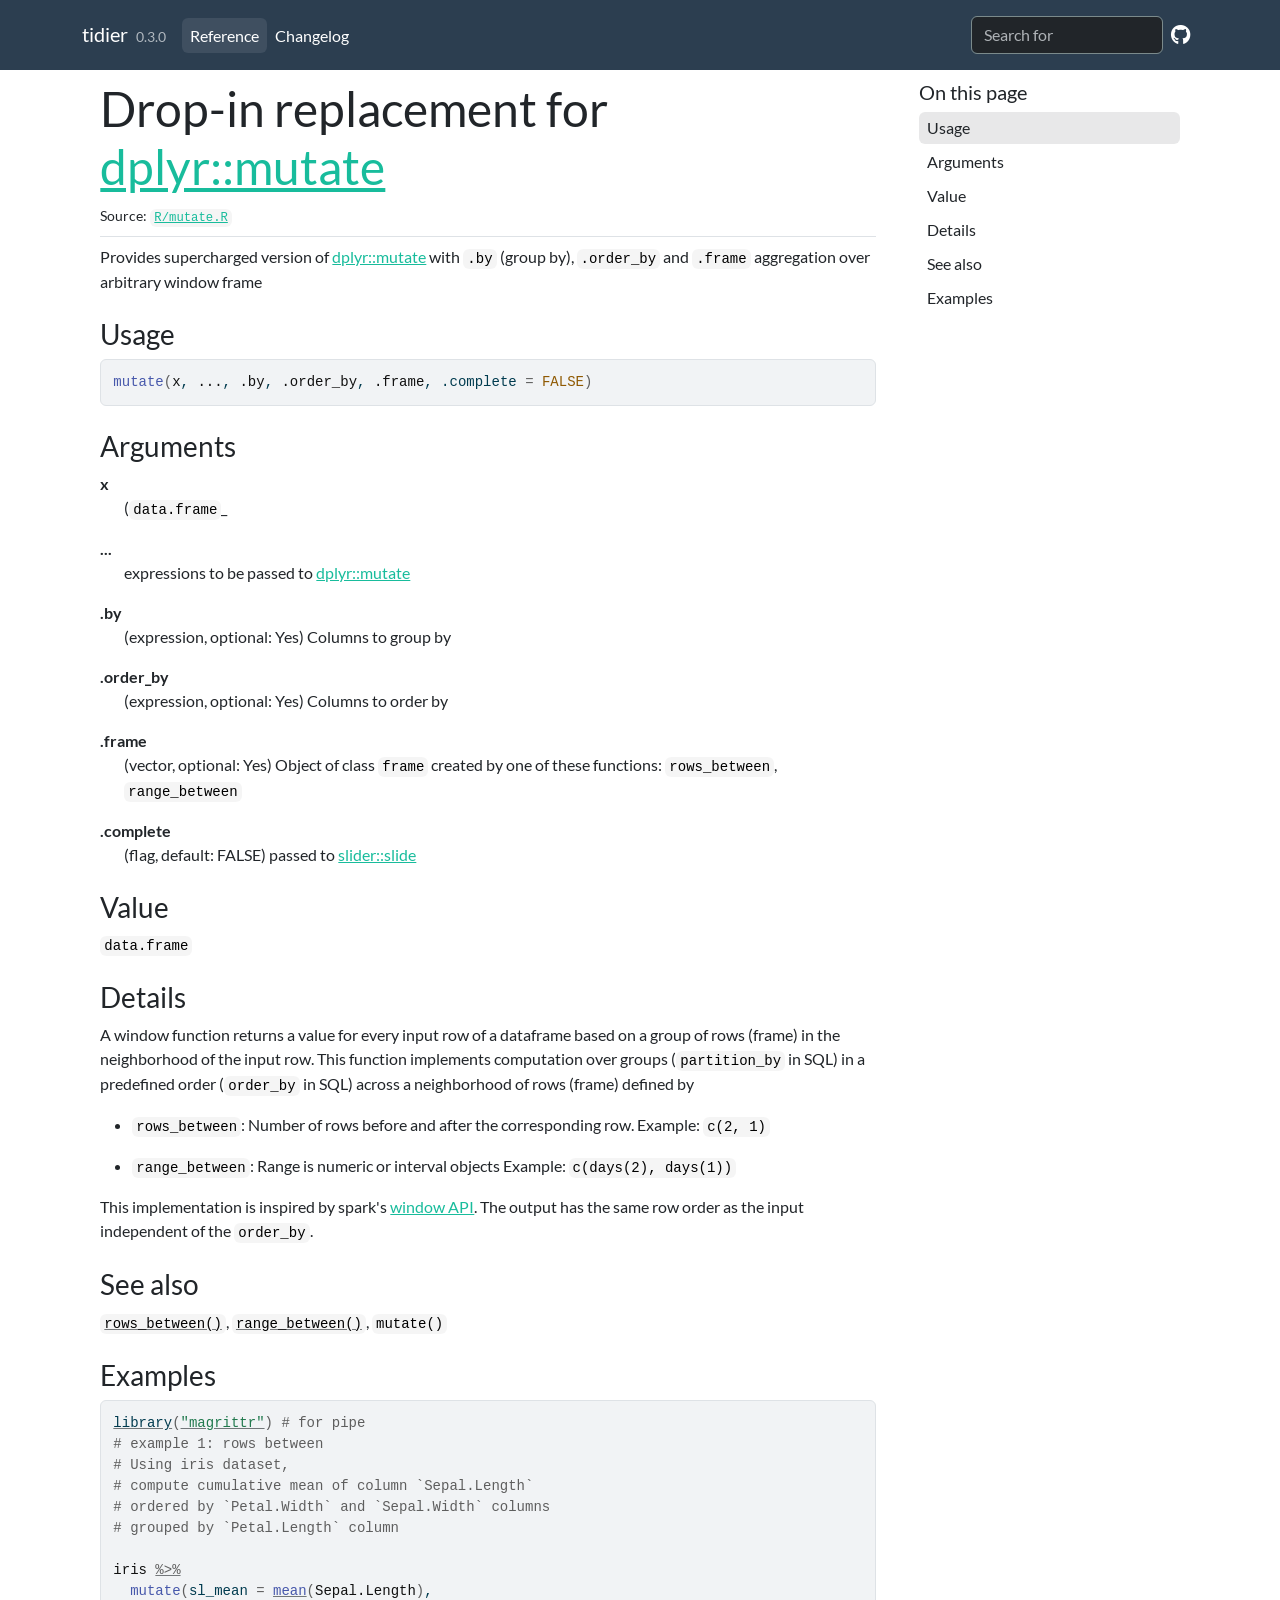
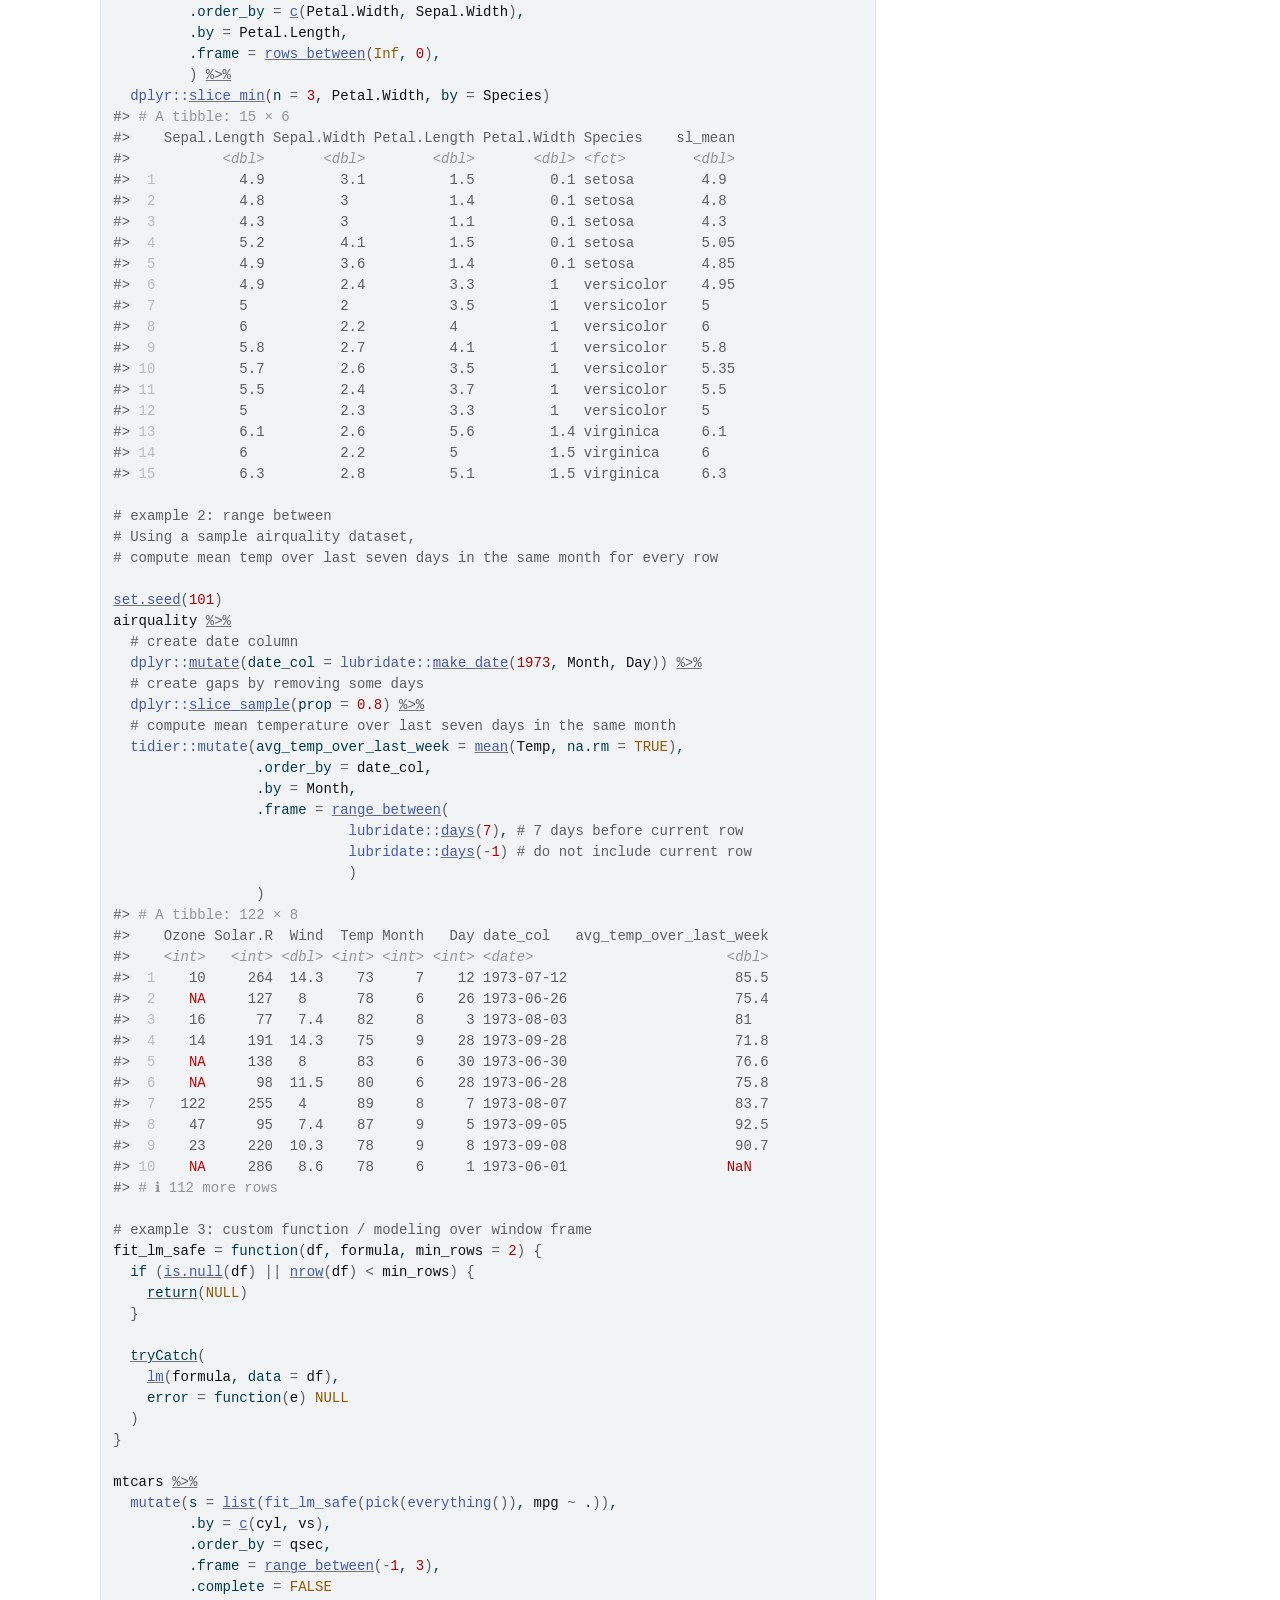
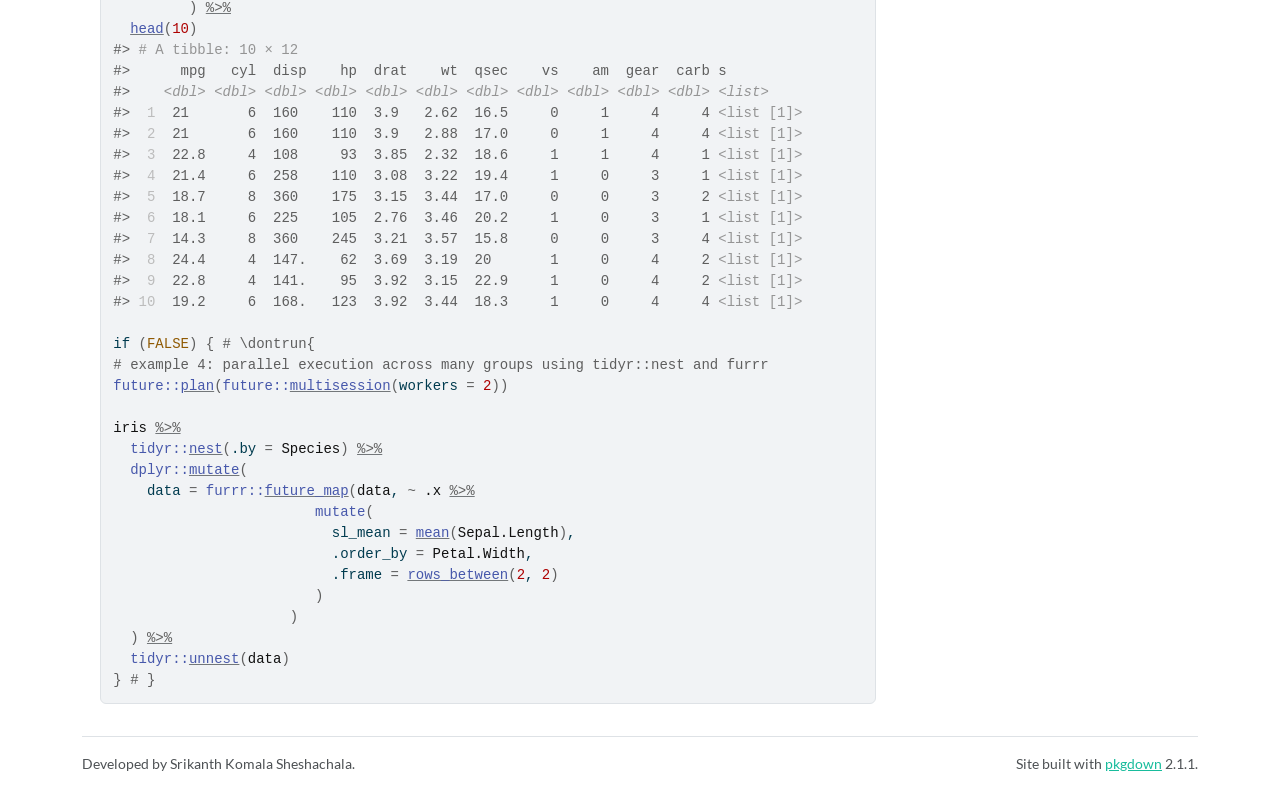
<file: docs/reference/mutate.html>
<!DOCTYPE html>
<!-- Generated by pkgdown: do not edit by hand --><html lang="en"><head><meta http-equiv="Content-Type" content="text/html; charset=UTF-8"><meta charset="utf-8"><meta http-equiv="X-UA-Compatible" content="IE=edge"><meta name="viewport" content="width=device-width, initial-scale=1, shrink-to-fit=no"><title>Drop-in replacement for dplyr::mutate — mutate • tidier</title><script src="../deps/jquery-3.6.0/jquery-3.6.0.min.js"></script><meta name="viewport" content="width=device-width, initial-scale=1, shrink-to-fit=no"><link href="../deps/bootstrap-5.3.1/bootstrap.min.css" rel="stylesheet"><script src="../deps/bootstrap-5.3.1/bootstrap.bundle.min.js"></script><link href="../deps/font-awesome-6.5.2/css/all.min.css" rel="stylesheet"><link href="../deps/font-awesome-6.5.2/css/v4-shims.min.css" rel="stylesheet"><script src="../deps/headroom-0.11.0/headroom.min.js"></script><script src="../deps/headroom-0.11.0/jQuery.headroom.min.js"></script><script src="../deps/bootstrap-toc-1.0.1/bootstrap-toc.min.js"></script><script src="../deps/clipboard.js-2.0.11/clipboard.min.js"></script><script src="../deps/search-1.0.0/autocomplete.jquery.min.js"></script><script src="../deps/search-1.0.0/fuse.min.js"></script><script src="../deps/search-1.0.0/mark.min.js"></script><!-- pkgdown --><script src="../pkgdown.js"></script><meta property="og:title" content="Drop-in replacement for dplyr::mutate — mutate"><meta name="description" content="Provides supercharged version of dplyr::mutate
with .by (group by), .order_by and .frame aggregation over arbitrary
window frame"><meta property="og:description" content="Provides supercharged version of dplyr::mutate
with .by (group by), .order_by and .frame aggregation over arbitrary
window frame"></head><body>
    <a href="#main" class="visually-hidden-focusable">Skip to contents</a>


    <nav class="navbar navbar-expand-lg fixed-top bg-primary" data-bs-theme="dark" aria-label="Site navigation"><div class="container">

    <a class="navbar-brand me-2" href="../index.html">tidier</a>

    <small class="nav-text text-muted me-auto" data-bs-toggle="tooltip" data-bs-placement="bottom" title="">0.3.0</small>


    <button class="navbar-toggler" type="button" data-bs-toggle="collapse" data-bs-target="#navbar" aria-controls="navbar" aria-expanded="false" aria-label="Toggle navigation">
      <span class="navbar-toggler-icon"></span>
    </button>

    <div id="navbar" class="collapse navbar-collapse ms-3">
      <ul class="navbar-nav me-auto"><li class="active nav-item"><a class="nav-link" href="../reference/index.html">Reference</a></li>
<li class="nav-item"><a class="nav-link" href="../news/index.html">Changelog</a></li>
      </ul><ul class="navbar-nav"><li class="nav-item"><form class="form-inline" role="search">
 <input class="form-control" type="search" name="search-input" id="search-input" autocomplete="off" aria-label="Search site" placeholder="Search for" data-search-index="../search.json"></form></li>
<li class="nav-item"><a class="nav-link" href="https://github.com/talegari/tidier/" aria-label="GitHub"><span class="fa fab fa-github fa-lg"></span></a></li>
      </ul></div>


  </div>
</nav><div class="container template-reference-topic">
<div class="row">
  <main id="main" class="col-md-9"><div class="page-header">

      <h1>Drop-in replacement for <a href="https://dplyr.tidyverse.org/reference/mutate.html" class="external-link">dplyr::mutate</a></h1>
      <small class="dont-index">Source: <a href="https://github.com/talegari/tidier/blob/HEAD/R/mutate.R"><code>R/mutate.R</code></a></small>
      <div class="d-none name"><code>mutate.Rd</code></div>
    </div>

    <div class="ref-description section level2">
    <p>Provides supercharged version of <a href="https://dplyr.tidyverse.org/reference/mutate.html" class="external-link">dplyr::mutate</a>
with <code>.by</code> (group by), <code>.order_by</code> and <code>.frame</code> aggregation over arbitrary
window frame</p>
    </div>

    <div class="section level2">
    <h2 id="ref-usage">Usage<a class="anchor" aria-label="anchor" href="#ref-usage"></a></h2>
    <div class="sourceCode"><pre class="sourceCode r"><code><span><span class="fu">mutate</span><span class="op">(</span><span class="va">x</span>, <span class="va">...</span>, <span class="va">.by</span>, <span class="va">.order_by</span>, <span class="va">.frame</span>, .complete <span class="op">=</span> <span class="cn">FALSE</span><span class="op">)</span></span></code></pre></div>
    </div>

    <div class="section level2">
    <h2 id="arguments">Arguments<a class="anchor" aria-label="anchor" href="#arguments"></a></h2>


<dl><dt id="arg-x">x<a class="anchor" aria-label="anchor" href="#arg-x"></a></dt>
<dd><p>(<code>data.frame</code>_</p></dd>


<dt id="arg--">...<a class="anchor" aria-label="anchor" href="#arg--"></a></dt>
<dd><p>expressions to be passed to <a href="https://dplyr.tidyverse.org/reference/mutate.html" class="external-link">dplyr::mutate</a></p></dd>


<dt id="arg--by">.by<a class="anchor" aria-label="anchor" href="#arg--by"></a></dt>
<dd><p>(expression, optional: Yes) Columns to group by</p></dd>


<dt id="arg--order-by">.order_by<a class="anchor" aria-label="anchor" href="#arg--order-by"></a></dt>
<dd><p>(expression, optional: Yes) Columns to order by</p></dd>


<dt id="arg--frame">.frame<a class="anchor" aria-label="anchor" href="#arg--frame"></a></dt>
<dd><p>(vector, optional: Yes) Object of class <code>frame</code> created by one
of these functions: <code>rows_between</code>, <code>range_between</code></p></dd>


<dt id="arg--complete">.complete<a class="anchor" aria-label="anchor" href="#arg--complete"></a></dt>
<dd><p>(flag, default: FALSE) passed to <a href="https://slider.r-lib.org/reference/slide.html" class="external-link">slider::slide</a></p></dd>

</dl></div>
    <div class="section level2">
    <h2 id="value">Value<a class="anchor" aria-label="anchor" href="#value"></a></h2>
    <p><code>data.frame</code></p>
    </div>
    <div class="section level2">
    <h2 id="details">Details<a class="anchor" aria-label="anchor" href="#details"></a></h2>
    <p>A window function returns a value for every input row of a dataframe
based on a group of rows (frame) in the neighborhood of the input row. This
function implements computation over groups (<code>partition_by</code> in SQL) in a
predefined order (<code>order_by</code> in SQL) across a neighborhood of rows (frame)
defined by</p><ul><li><p><code>rows_between</code>: Number of rows before and after the corresponding row.
Example: <code>c(2, 1)</code></p></li>
<li><p><code>range_between</code>: Range is numeric or interval objects
Example: <code>c(days(2), days(1))</code></p></li>
</ul><p>This implementation is inspired by spark's <a href="https://www.databricks.com/blog/2015/07/15/introducing-window-functions-in-spark-sql.html" class="external-link">window API</a>.
The output has the same row order as the input independent of the
<code>order_by</code>.</p>
    </div>
    <div class="section level2">
    <h2 id="see-also">See also<a class="anchor" aria-label="anchor" href="#see-also"></a></h2>
    <div class="dont-index"><p><code><a href="rows_between.html">rows_between()</a></code>, <code><a href="range_between.html">range_between()</a></code>, <code>mutate()</code></p></div>
    </div>

    <div class="section level2">
    <h2 id="ref-examples">Examples<a class="anchor" aria-label="anchor" href="#ref-examples"></a></h2>
    <div class="sourceCode"><pre class="sourceCode r"><code><span class="r-in"><span><span class="kw"><a href="https://rdrr.io/r/base/library.html" class="external-link">library</a></span><span class="op">(</span><span class="st"><a href="https://magrittr.tidyverse.org" class="external-link">"magrittr"</a></span><span class="op">)</span> <span class="co"># for pipe</span></span></span>
<span class="r-in"><span><span class="co"># example 1: rows between</span></span></span>
<span class="r-in"><span><span class="co"># Using iris dataset,</span></span></span>
<span class="r-in"><span><span class="co"># compute cumulative mean of column `Sepal.Length`</span></span></span>
<span class="r-in"><span><span class="co"># ordered by `Petal.Width` and `Sepal.Width` columns</span></span></span>
<span class="r-in"><span><span class="co"># grouped by `Petal.Length` column</span></span></span>
<span class="r-in"><span></span></span>
<span class="r-in"><span><span class="va">iris</span> <span class="op"><a href="https://magrittr.tidyverse.org/reference/pipe.html" class="external-link">%&gt;%</a></span></span></span>
<span class="r-in"><span>  <span class="fu">mutate</span><span class="op">(</span>sl_mean <span class="op">=</span> <span class="fu"><a href="https://rdrr.io/r/base/mean.html" class="external-link">mean</a></span><span class="op">(</span><span class="va">Sepal.Length</span><span class="op">)</span>,</span></span>
<span class="r-in"><span>         .order_by <span class="op">=</span> <span class="fu"><a href="https://rdrr.io/r/base/c.html" class="external-link">c</a></span><span class="op">(</span><span class="va">Petal.Width</span>, <span class="va">Sepal.Width</span><span class="op">)</span>,</span></span>
<span class="r-in"><span>         .by <span class="op">=</span> <span class="va">Petal.Length</span>,</span></span>
<span class="r-in"><span>         .frame <span class="op">=</span> <span class="fu"><a href="rows_between.html">rows_between</a></span><span class="op">(</span><span class="cn">Inf</span>, <span class="fl">0</span><span class="op">)</span>,</span></span>
<span class="r-in"><span>         <span class="op">)</span> <span class="op"><a href="https://magrittr.tidyverse.org/reference/pipe.html" class="external-link">%&gt;%</a></span></span></span>
<span class="r-in"><span>  <span class="fu">dplyr</span><span class="fu">::</span><span class="fu"><a href="https://dplyr.tidyverse.org/reference/slice.html" class="external-link">slice_min</a></span><span class="op">(</span>n <span class="op">=</span> <span class="fl">3</span>, <span class="va">Petal.Width</span>, by <span class="op">=</span> <span class="va">Species</span><span class="op">)</span></span></span>
<span class="r-out co"><span class="r-pr">#&gt;</span> <span style="color: #949494;"># A tibble: 15 × 6</span></span>
<span class="r-out co"><span class="r-pr">#&gt;</span>    Sepal.Length Sepal.Width Petal.Length Petal.Width Species    sl_mean</span>
<span class="r-out co"><span class="r-pr">#&gt;</span>           <span style="color: #949494; font-style: italic;">&lt;dbl&gt;</span>       <span style="color: #949494; font-style: italic;">&lt;dbl&gt;</span>        <span style="color: #949494; font-style: italic;">&lt;dbl&gt;</span>       <span style="color: #949494; font-style: italic;">&lt;dbl&gt;</span> <span style="color: #949494; font-style: italic;">&lt;fct&gt;</span>        <span style="color: #949494; font-style: italic;">&lt;dbl&gt;</span></span>
<span class="r-out co"><span class="r-pr">#&gt;</span> <span style="color: #BCBCBC;"> 1</span>          4.9         3.1          1.5         0.1 setosa        4.9 </span>
<span class="r-out co"><span class="r-pr">#&gt;</span> <span style="color: #BCBCBC;"> 2</span>          4.8         3            1.4         0.1 setosa        4.8 </span>
<span class="r-out co"><span class="r-pr">#&gt;</span> <span style="color: #BCBCBC;"> 3</span>          4.3         3            1.1         0.1 setosa        4.3 </span>
<span class="r-out co"><span class="r-pr">#&gt;</span> <span style="color: #BCBCBC;"> 4</span>          5.2         4.1          1.5         0.1 setosa        5.05</span>
<span class="r-out co"><span class="r-pr">#&gt;</span> <span style="color: #BCBCBC;"> 5</span>          4.9         3.6          1.4         0.1 setosa        4.85</span>
<span class="r-out co"><span class="r-pr">#&gt;</span> <span style="color: #BCBCBC;"> 6</span>          4.9         2.4          3.3         1   versicolor    4.95</span>
<span class="r-out co"><span class="r-pr">#&gt;</span> <span style="color: #BCBCBC;"> 7</span>          5           2            3.5         1   versicolor    5   </span>
<span class="r-out co"><span class="r-pr">#&gt;</span> <span style="color: #BCBCBC;"> 8</span>          6           2.2          4           1   versicolor    6   </span>
<span class="r-out co"><span class="r-pr">#&gt;</span> <span style="color: #BCBCBC;"> 9</span>          5.8         2.7          4.1         1   versicolor    5.8 </span>
<span class="r-out co"><span class="r-pr">#&gt;</span> <span style="color: #BCBCBC;">10</span>          5.7         2.6          3.5         1   versicolor    5.35</span>
<span class="r-out co"><span class="r-pr">#&gt;</span> <span style="color: #BCBCBC;">11</span>          5.5         2.4          3.7         1   versicolor    5.5 </span>
<span class="r-out co"><span class="r-pr">#&gt;</span> <span style="color: #BCBCBC;">12</span>          5           2.3          3.3         1   versicolor    5   </span>
<span class="r-out co"><span class="r-pr">#&gt;</span> <span style="color: #BCBCBC;">13</span>          6.1         2.6          5.6         1.4 virginica     6.1 </span>
<span class="r-out co"><span class="r-pr">#&gt;</span> <span style="color: #BCBCBC;">14</span>          6           2.2          5           1.5 virginica     6   </span>
<span class="r-out co"><span class="r-pr">#&gt;</span> <span style="color: #BCBCBC;">15</span>          6.3         2.8          5.1         1.5 virginica     6.3 </span>
<span class="r-in"><span></span></span>
<span class="r-in"><span><span class="co"># example 2: range between</span></span></span>
<span class="r-in"><span><span class="co"># Using a sample airquality dataset,</span></span></span>
<span class="r-in"><span><span class="co"># compute mean temp over last seven days in the same month for every row</span></span></span>
<span class="r-in"><span></span></span>
<span class="r-in"><span><span class="fu"><a href="https://rdrr.io/r/base/Random.html" class="external-link">set.seed</a></span><span class="op">(</span><span class="fl">101</span><span class="op">)</span></span></span>
<span class="r-in"><span><span class="va">airquality</span> <span class="op"><a href="https://magrittr.tidyverse.org/reference/pipe.html" class="external-link">%&gt;%</a></span></span></span>
<span class="r-in"><span>  <span class="co"># create date column</span></span></span>
<span class="r-in"><span>  <span class="fu">dplyr</span><span class="fu">::</span><span class="fu"><a href="https://dplyr.tidyverse.org/reference/mutate.html" class="external-link">mutate</a></span><span class="op">(</span>date_col <span class="op">=</span> <span class="fu">lubridate</span><span class="fu">::</span><span class="fu"><a href="https://lubridate.tidyverse.org/reference/make_datetime.html" class="external-link">make_date</a></span><span class="op">(</span><span class="fl">1973</span>, <span class="va">Month</span>, <span class="va">Day</span><span class="op">)</span><span class="op">)</span> <span class="op"><a href="https://magrittr.tidyverse.org/reference/pipe.html" class="external-link">%&gt;%</a></span></span></span>
<span class="r-in"><span>  <span class="co"># create gaps by removing some days</span></span></span>
<span class="r-in"><span>  <span class="fu">dplyr</span><span class="fu">::</span><span class="fu"><a href="https://dplyr.tidyverse.org/reference/slice.html" class="external-link">slice_sample</a></span><span class="op">(</span>prop <span class="op">=</span> <span class="fl">0.8</span><span class="op">)</span> <span class="op"><a href="https://magrittr.tidyverse.org/reference/pipe.html" class="external-link">%&gt;%</a></span></span></span>
<span class="r-in"><span>  <span class="co"># compute mean temperature over last seven days in the same month</span></span></span>
<span class="r-in"><span>  <span class="fu">tidier</span><span class="fu">::</span><span class="fu">mutate</span><span class="op">(</span>avg_temp_over_last_week <span class="op">=</span> <span class="fu"><a href="https://rdrr.io/r/base/mean.html" class="external-link">mean</a></span><span class="op">(</span><span class="va">Temp</span>, na.rm <span class="op">=</span> <span class="cn">TRUE</span><span class="op">)</span>,</span></span>
<span class="r-in"><span>                 .order_by <span class="op">=</span> <span class="va">date_col</span>,</span></span>
<span class="r-in"><span>                 .by <span class="op">=</span> <span class="va">Month</span>,</span></span>
<span class="r-in"><span>                 .frame <span class="op">=</span> <span class="fu"><a href="range_between.html">range_between</a></span><span class="op">(</span></span></span>
<span class="r-in"><span>                            <span class="fu">lubridate</span><span class="fu">::</span><span class="fu"><a href="https://lubridate.tidyverse.org/reference/period.html" class="external-link">days</a></span><span class="op">(</span><span class="fl">7</span><span class="op">)</span>, <span class="co"># 7 days before current row</span></span></span>
<span class="r-in"><span>                            <span class="fu">lubridate</span><span class="fu">::</span><span class="fu"><a href="https://lubridate.tidyverse.org/reference/period.html" class="external-link">days</a></span><span class="op">(</span><span class="op">-</span><span class="fl">1</span><span class="op">)</span> <span class="co"># do not include current row</span></span></span>
<span class="r-in"><span>                            <span class="op">)</span></span></span>
<span class="r-in"><span>                 <span class="op">)</span></span></span>
<span class="r-out co"><span class="r-pr">#&gt;</span> <span style="color: #949494;"># A tibble: 122 × 8</span></span>
<span class="r-out co"><span class="r-pr">#&gt;</span>    Ozone Solar.R  Wind  Temp Month   Day date_col   avg_temp_over_last_week</span>
<span class="r-out co"><span class="r-pr">#&gt;</span>    <span style="color: #949494; font-style: italic;">&lt;int&gt;</span>   <span style="color: #949494; font-style: italic;">&lt;int&gt;</span> <span style="color: #949494; font-style: italic;">&lt;dbl&gt;</span> <span style="color: #949494; font-style: italic;">&lt;int&gt;</span> <span style="color: #949494; font-style: italic;">&lt;int&gt;</span> <span style="color: #949494; font-style: italic;">&lt;int&gt;</span> <span style="color: #949494; font-style: italic;">&lt;date&gt;</span>                       <span style="color: #949494; font-style: italic;">&lt;dbl&gt;</span></span>
<span class="r-out co"><span class="r-pr">#&gt;</span> <span style="color: #BCBCBC;"> 1</span>    10     264  14.3    73     7    12 1973-07-12                    85.5</span>
<span class="r-out co"><span class="r-pr">#&gt;</span> <span style="color: #BCBCBC;"> 2</span>    <span style="color: #BB0000;">NA</span>     127   8      78     6    26 1973-06-26                    75.4</span>
<span class="r-out co"><span class="r-pr">#&gt;</span> <span style="color: #BCBCBC;"> 3</span>    16      77   7.4    82     8     3 1973-08-03                    81  </span>
<span class="r-out co"><span class="r-pr">#&gt;</span> <span style="color: #BCBCBC;"> 4</span>    14     191  14.3    75     9    28 1973-09-28                    71.8</span>
<span class="r-out co"><span class="r-pr">#&gt;</span> <span style="color: #BCBCBC;"> 5</span>    <span style="color: #BB0000;">NA</span>     138   8      83     6    30 1973-06-30                    76.6</span>
<span class="r-out co"><span class="r-pr">#&gt;</span> <span style="color: #BCBCBC;"> 6</span>    <span style="color: #BB0000;">NA</span>      98  11.5    80     6    28 1973-06-28                    75.8</span>
<span class="r-out co"><span class="r-pr">#&gt;</span> <span style="color: #BCBCBC;"> 7</span>   122     255   4      89     8     7 1973-08-07                    83.7</span>
<span class="r-out co"><span class="r-pr">#&gt;</span> <span style="color: #BCBCBC;"> 8</span>    47      95   7.4    87     9     5 1973-09-05                    92.5</span>
<span class="r-out co"><span class="r-pr">#&gt;</span> <span style="color: #BCBCBC;"> 9</span>    23     220  10.3    78     9     8 1973-09-08                    90.7</span>
<span class="r-out co"><span class="r-pr">#&gt;</span> <span style="color: #BCBCBC;">10</span>    <span style="color: #BB0000;">NA</span>     286   8.6    78     6     1 1973-06-01                   <span style="color: #BB0000;">NaN</span>  </span>
<span class="r-out co"><span class="r-pr">#&gt;</span> <span style="color: #949494;"># ℹ 112 more rows</span></span>
<span class="r-in"><span></span></span>
<span class="r-in"><span><span class="co"># example 3: custom function / modeling over window frame</span></span></span>
<span class="r-in"><span><span class="va">fit_lm_safe</span> <span class="op">=</span> <span class="kw">function</span><span class="op">(</span><span class="va">df</span>, <span class="va">formula</span>, <span class="va">min_rows</span> <span class="op">=</span> <span class="fl">2</span><span class="op">)</span> <span class="op">{</span></span></span>
<span class="r-in"><span>  <span class="kw">if</span> <span class="op">(</span><span class="fu"><a href="https://rdrr.io/r/base/NULL.html" class="external-link">is.null</a></span><span class="op">(</span><span class="va">df</span><span class="op">)</span> <span class="op">||</span> <span class="fu"><a href="https://rdrr.io/r/base/nrow.html" class="external-link">nrow</a></span><span class="op">(</span><span class="va">df</span><span class="op">)</span> <span class="op">&lt;</span> <span class="va">min_rows</span><span class="op">)</span> <span class="op">{</span></span></span>
<span class="r-in"><span>    <span class="kw"><a href="https://rdrr.io/r/base/function.html" class="external-link">return</a></span><span class="op">(</span><span class="cn">NULL</span><span class="op">)</span></span></span>
<span class="r-in"><span>  <span class="op">}</span></span></span>
<span class="r-in"><span></span></span>
<span class="r-in"><span>  <span class="kw"><a href="https://rdrr.io/r/base/conditions.html" class="external-link">tryCatch</a></span><span class="op">(</span></span></span>
<span class="r-in"><span>    <span class="fu"><a href="https://rdrr.io/r/stats/lm.html" class="external-link">lm</a></span><span class="op">(</span><span class="va">formula</span>, data <span class="op">=</span> <span class="va">df</span><span class="op">)</span>,</span></span>
<span class="r-in"><span>    error <span class="op">=</span> <span class="kw">function</span><span class="op">(</span><span class="va">e</span><span class="op">)</span> <span class="cn">NULL</span></span></span>
<span class="r-in"><span>  <span class="op">)</span></span></span>
<span class="r-in"><span><span class="op">}</span></span></span>
<span class="r-in"><span></span></span>
<span class="r-in"><span><span class="va">mtcars</span> <span class="op"><a href="https://magrittr.tidyverse.org/reference/pipe.html" class="external-link">%&gt;%</a></span></span></span>
<span class="r-in"><span>  <span class="fu">mutate</span><span class="op">(</span>s <span class="op">=</span> <span class="fu"><a href="https://rdrr.io/r/base/list.html" class="external-link">list</a></span><span class="op">(</span><span class="fu">fit_lm_safe</span><span class="op">(</span><span class="fu">pick</span><span class="op">(</span><span class="fu">everything</span><span class="op">(</span><span class="op">)</span><span class="op">)</span>, <span class="va">mpg</span> <span class="op">~</span> <span class="va">.</span><span class="op">)</span><span class="op">)</span>,</span></span>
<span class="r-in"><span>         .by <span class="op">=</span> <span class="fu"><a href="https://rdrr.io/r/base/c.html" class="external-link">c</a></span><span class="op">(</span><span class="va">cyl</span>, <span class="va">vs</span><span class="op">)</span>,</span></span>
<span class="r-in"><span>         .order_by <span class="op">=</span> <span class="va">qsec</span>,</span></span>
<span class="r-in"><span>         .frame <span class="op">=</span> <span class="fu"><a href="range_between.html">range_between</a></span><span class="op">(</span><span class="op">-</span><span class="fl">1</span>, <span class="fl">3</span><span class="op">)</span>,</span></span>
<span class="r-in"><span>         .complete <span class="op">=</span> <span class="cn">FALSE</span></span></span>
<span class="r-in"><span>         <span class="op">)</span> <span class="op"><a href="https://magrittr.tidyverse.org/reference/pipe.html" class="external-link">%&gt;%</a></span></span></span>
<span class="r-in"><span>  <span class="fu"><a href="https://rdrr.io/r/utils/head.html" class="external-link">head</a></span><span class="op">(</span><span class="fl">10</span><span class="op">)</span></span></span>
<span class="r-out co"><span class="r-pr">#&gt;</span> <span style="color: #949494;"># A tibble: 10 × 12</span></span>
<span class="r-out co"><span class="r-pr">#&gt;</span>      mpg   cyl  disp    hp  drat    wt  qsec    vs    am  gear  carb s         </span>
<span class="r-out co"><span class="r-pr">#&gt;</span>    <span style="color: #949494; font-style: italic;">&lt;dbl&gt;</span> <span style="color: #949494; font-style: italic;">&lt;dbl&gt;</span> <span style="color: #949494; font-style: italic;">&lt;dbl&gt;</span> <span style="color: #949494; font-style: italic;">&lt;dbl&gt;</span> <span style="color: #949494; font-style: italic;">&lt;dbl&gt;</span> <span style="color: #949494; font-style: italic;">&lt;dbl&gt;</span> <span style="color: #949494; font-style: italic;">&lt;dbl&gt;</span> <span style="color: #949494; font-style: italic;">&lt;dbl&gt;</span> <span style="color: #949494; font-style: italic;">&lt;dbl&gt;</span> <span style="color: #949494; font-style: italic;">&lt;dbl&gt;</span> <span style="color: #949494; font-style: italic;">&lt;dbl&gt;</span> <span style="color: #949494; font-style: italic;">&lt;list&gt;</span>    </span>
<span class="r-out co"><span class="r-pr">#&gt;</span> <span style="color: #BCBCBC;"> 1</span>  21       6  160    110  3.9   2.62  16.5     0     1     4     4 <span style="color: #949494;">&lt;list [1]&gt;</span></span>
<span class="r-out co"><span class="r-pr">#&gt;</span> <span style="color: #BCBCBC;"> 2</span>  21       6  160    110  3.9   2.88  17.0     0     1     4     4 <span style="color: #949494;">&lt;list [1]&gt;</span></span>
<span class="r-out co"><span class="r-pr">#&gt;</span> <span style="color: #BCBCBC;"> 3</span>  22.8     4  108     93  3.85  2.32  18.6     1     1     4     1 <span style="color: #949494;">&lt;list [1]&gt;</span></span>
<span class="r-out co"><span class="r-pr">#&gt;</span> <span style="color: #BCBCBC;"> 4</span>  21.4     6  258    110  3.08  3.22  19.4     1     0     3     1 <span style="color: #949494;">&lt;list [1]&gt;</span></span>
<span class="r-out co"><span class="r-pr">#&gt;</span> <span style="color: #BCBCBC;"> 5</span>  18.7     8  360    175  3.15  3.44  17.0     0     0     3     2 <span style="color: #949494;">&lt;list [1]&gt;</span></span>
<span class="r-out co"><span class="r-pr">#&gt;</span> <span style="color: #BCBCBC;"> 6</span>  18.1     6  225    105  2.76  3.46  20.2     1     0     3     1 <span style="color: #949494;">&lt;list [1]&gt;</span></span>
<span class="r-out co"><span class="r-pr">#&gt;</span> <span style="color: #BCBCBC;"> 7</span>  14.3     8  360    245  3.21  3.57  15.8     0     0     3     4 <span style="color: #949494;">&lt;list [1]&gt;</span></span>
<span class="r-out co"><span class="r-pr">#&gt;</span> <span style="color: #BCBCBC;"> 8</span>  24.4     4  147.    62  3.69  3.19  20       1     0     4     2 <span style="color: #949494;">&lt;list [1]&gt;</span></span>
<span class="r-out co"><span class="r-pr">#&gt;</span> <span style="color: #BCBCBC;"> 9</span>  22.8     4  141.    95  3.92  3.15  22.9     1     0     4     2 <span style="color: #949494;">&lt;list [1]&gt;</span></span>
<span class="r-out co"><span class="r-pr">#&gt;</span> <span style="color: #BCBCBC;">10</span>  19.2     6  168.   123  3.92  3.44  18.3     1     0     4     4 <span style="color: #949494;">&lt;list [1]&gt;</span></span>
<span class="r-in"><span></span></span>
<span class="r-in"><span><span class="kw">if</span> <span class="op">(</span><span class="cn">FALSE</span><span class="op">)</span> <span class="op">{</span> <span class="co"># \dontrun{</span></span></span>
<span class="r-in"><span><span class="co"># example 4: parallel execution across many groups using tidyr::nest and furrr</span></span></span>
<span class="r-in"><span><span class="fu">future</span><span class="fu">::</span><span class="fu"><a href="https://future.futureverse.org/reference/plan.html" class="external-link">plan</a></span><span class="op">(</span><span class="fu">future</span><span class="fu">::</span><span class="fu"><a href="https://future.futureverse.org/reference/multisession.html" class="external-link">multisession</a></span><span class="op">(</span>workers <span class="op">=</span> <span class="fl">2</span><span class="op">)</span><span class="op">)</span></span></span>
<span class="r-in"><span></span></span>
<span class="r-in"><span><span class="va">iris</span> <span class="op"><a href="https://magrittr.tidyverse.org/reference/pipe.html" class="external-link">%&gt;%</a></span></span></span>
<span class="r-in"><span>  <span class="fu">tidyr</span><span class="fu">::</span><span class="fu"><a href="https://tidyr.tidyverse.org/reference/nest.html" class="external-link">nest</a></span><span class="op">(</span>.by <span class="op">=</span> <span class="va">Species</span><span class="op">)</span> <span class="op"><a href="https://magrittr.tidyverse.org/reference/pipe.html" class="external-link">%&gt;%</a></span></span></span>
<span class="r-in"><span>  <span class="fu">dplyr</span><span class="fu">::</span><span class="fu"><a href="https://dplyr.tidyverse.org/reference/mutate.html" class="external-link">mutate</a></span><span class="op">(</span></span></span>
<span class="r-in"><span>    data <span class="op">=</span> <span class="fu">furrr</span><span class="fu">::</span><span class="fu"><a href="https://furrr.futureverse.org/reference/future_map.html" class="external-link">future_map</a></span><span class="op">(</span><span class="va">data</span>, <span class="op">~</span> <span class="va">.x</span> <span class="op"><a href="https://magrittr.tidyverse.org/reference/pipe.html" class="external-link">%&gt;%</a></span></span></span>
<span class="r-in"><span>                        <span class="fu">mutate</span><span class="op">(</span></span></span>
<span class="r-in"><span>                          sl_mean <span class="op">=</span> <span class="fu"><a href="https://rdrr.io/r/base/mean.html" class="external-link">mean</a></span><span class="op">(</span><span class="va">Sepal.Length</span><span class="op">)</span>,</span></span>
<span class="r-in"><span>                          .order_by <span class="op">=</span> <span class="va">Petal.Width</span>,</span></span>
<span class="r-in"><span>                          .frame <span class="op">=</span> <span class="fu"><a href="rows_between.html">rows_between</a></span><span class="op">(</span><span class="fl">2</span>, <span class="fl">2</span><span class="op">)</span></span></span>
<span class="r-in"><span>                        <span class="op">)</span></span></span>
<span class="r-in"><span>                     <span class="op">)</span></span></span>
<span class="r-in"><span>  <span class="op">)</span> <span class="op"><a href="https://magrittr.tidyverse.org/reference/pipe.html" class="external-link">%&gt;%</a></span></span></span>
<span class="r-in"><span>  <span class="fu">tidyr</span><span class="fu">::</span><span class="fu"><a href="https://tidyr.tidyverse.org/reference/unnest.html" class="external-link">unnest</a></span><span class="op">(</span><span class="va">data</span><span class="op">)</span></span></span>
<span class="r-in"><span><span class="op">}</span> <span class="co"># }</span></span></span>
</code></pre></div>
    </div>
  </main><aside class="col-md-3"><nav id="toc" aria-label="Table of contents"><h2>On this page</h2>
    </nav></aside></div>


    <footer><div class="pkgdown-footer-left">
  <p>Developed by Srikanth Komala Sheshachala.</p>
</div>

<div class="pkgdown-footer-right">
  <p>Site built with <a href="https://pkgdown.r-lib.org/" class="external-link">pkgdown</a> 2.1.1.</p>
</div>

    </footer></div>





  </body></html>
</file>
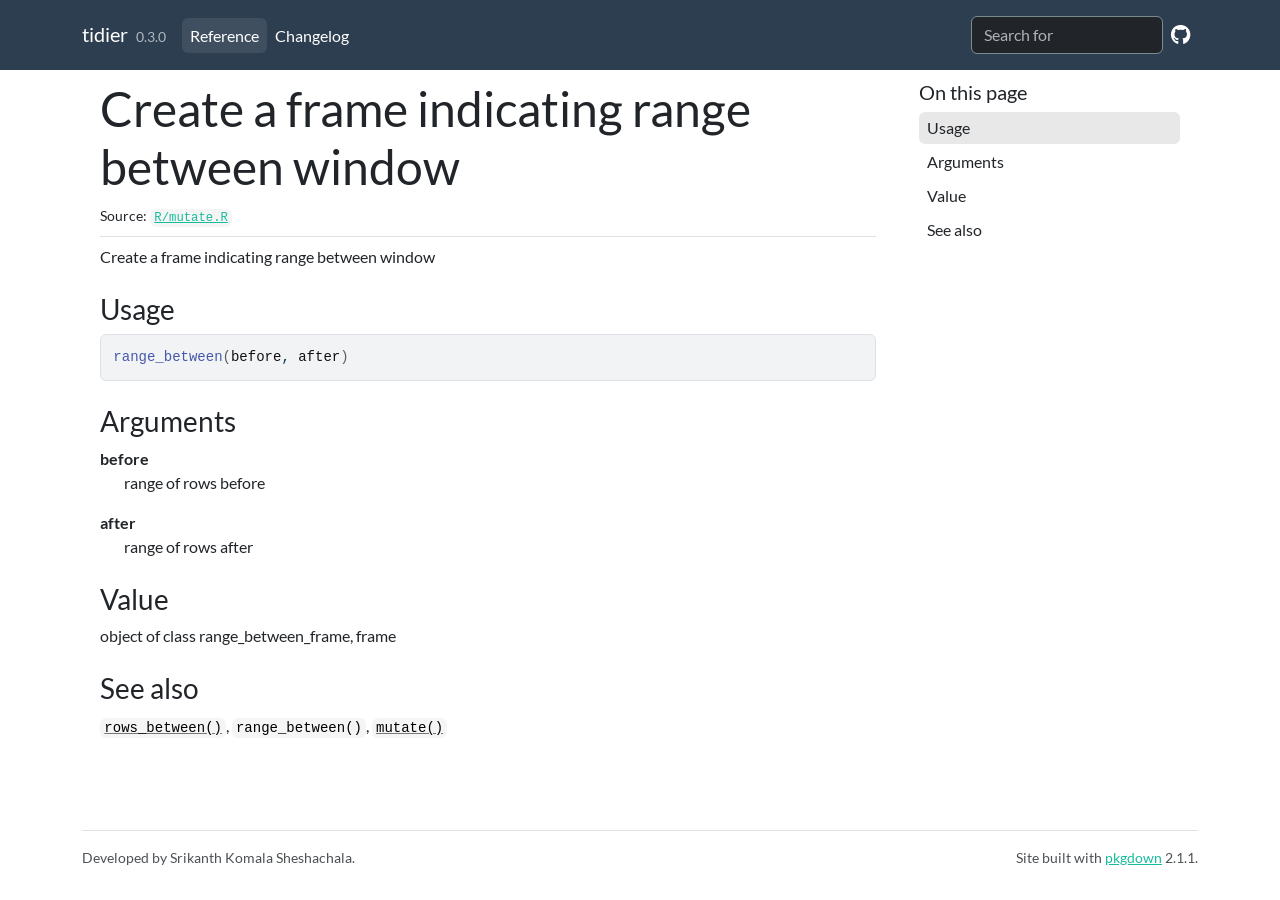
<file: docs/reference/range_between.html>
<!DOCTYPE html>
<!-- Generated by pkgdown: do not edit by hand --><html lang="en"><head><meta http-equiv="Content-Type" content="text/html; charset=UTF-8"><meta charset="utf-8"><meta http-equiv="X-UA-Compatible" content="IE=edge"><meta name="viewport" content="width=device-width, initial-scale=1, shrink-to-fit=no"><title>Create a frame indicating range between window — range_between • tidier</title><script src="../deps/jquery-3.6.0/jquery-3.6.0.min.js"></script><meta name="viewport" content="width=device-width, initial-scale=1, shrink-to-fit=no"><link href="../deps/bootstrap-5.3.1/bootstrap.min.css" rel="stylesheet"><script src="../deps/bootstrap-5.3.1/bootstrap.bundle.min.js"></script><link href="../deps/font-awesome-6.5.2/css/all.min.css" rel="stylesheet"><link href="../deps/font-awesome-6.5.2/css/v4-shims.min.css" rel="stylesheet"><script src="../deps/headroom-0.11.0/headroom.min.js"></script><script src="../deps/headroom-0.11.0/jQuery.headroom.min.js"></script><script src="../deps/bootstrap-toc-1.0.1/bootstrap-toc.min.js"></script><script src="../deps/clipboard.js-2.0.11/clipboard.min.js"></script><script src="../deps/search-1.0.0/autocomplete.jquery.min.js"></script><script src="../deps/search-1.0.0/fuse.min.js"></script><script src="../deps/search-1.0.0/mark.min.js"></script><!-- pkgdown --><script src="../pkgdown.js"></script><meta property="og:title" content="Create a frame indicating range between window — range_between"><meta name="description" content="Create a frame indicating range between window"><meta property="og:description" content="Create a frame indicating range between window"></head><body>
    <a href="#main" class="visually-hidden-focusable">Skip to contents</a>


    <nav class="navbar navbar-expand-lg fixed-top bg-primary" data-bs-theme="dark" aria-label="Site navigation"><div class="container">

    <a class="navbar-brand me-2" href="../index.html">tidier</a>

    <small class="nav-text text-muted me-auto" data-bs-toggle="tooltip" data-bs-placement="bottom" title="">0.3.0</small>


    <button class="navbar-toggler" type="button" data-bs-toggle="collapse" data-bs-target="#navbar" aria-controls="navbar" aria-expanded="false" aria-label="Toggle navigation">
      <span class="navbar-toggler-icon"></span>
    </button>

    <div id="navbar" class="collapse navbar-collapse ms-3">
      <ul class="navbar-nav me-auto"><li class="active nav-item"><a class="nav-link" href="../reference/index.html">Reference</a></li>
<li class="nav-item"><a class="nav-link" href="../news/index.html">Changelog</a></li>
      </ul><ul class="navbar-nav"><li class="nav-item"><form class="form-inline" role="search">
 <input class="form-control" type="search" name="search-input" id="search-input" autocomplete="off" aria-label="Search site" placeholder="Search for" data-search-index="../search.json"></form></li>
<li class="nav-item"><a class="nav-link" href="https://github.com/talegari/tidier/" aria-label="GitHub"><span class="fa fab fa-github fa-lg"></span></a></li>
      </ul></div>


  </div>
</nav><div class="container template-reference-topic">
<div class="row">
  <main id="main" class="col-md-9"><div class="page-header">

      <h1>Create a frame indicating range between window</h1>
      <small class="dont-index">Source: <a href="https://github.com/talegari/tidier/blob/HEAD/R/mutate.R"><code>R/mutate.R</code></a></small>
      <div class="d-none name"><code>range_between.Rd</code></div>
    </div>

    <div class="ref-description section level2">
    <p>Create a frame indicating range between window</p>
    </div>

    <div class="section level2">
    <h2 id="ref-usage">Usage<a class="anchor" aria-label="anchor" href="#ref-usage"></a></h2>
    <div class="sourceCode"><pre class="sourceCode r"><code><span><span class="fu">range_between</span><span class="op">(</span><span class="va">before</span>, <span class="va">after</span><span class="op">)</span></span></code></pre></div>
    </div>

    <div class="section level2">
    <h2 id="arguments">Arguments<a class="anchor" aria-label="anchor" href="#arguments"></a></h2>


<dl><dt id="arg-before">before<a class="anchor" aria-label="anchor" href="#arg-before"></a></dt>
<dd><p>range of rows before</p></dd>


<dt id="arg-after">after<a class="anchor" aria-label="anchor" href="#arg-after"></a></dt>
<dd><p>range of rows after</p></dd>

</dl></div>
    <div class="section level2">
    <h2 id="value">Value<a class="anchor" aria-label="anchor" href="#value"></a></h2>
    <p>object of class range_between_frame, frame</p>
    </div>
    <div class="section level2">
    <h2 id="see-also">See also<a class="anchor" aria-label="anchor" href="#see-also"></a></h2>
    <div class="dont-index"><p><code><a href="rows_between.html">rows_between()</a></code>, <code>range_between()</code>, <code><a href="mutate.html">mutate()</a></code></p></div>
    </div>

  </main><aside class="col-md-3"><nav id="toc" aria-label="Table of contents"><h2>On this page</h2>
    </nav></aside></div>


    <footer><div class="pkgdown-footer-left">
  <p>Developed by Srikanth Komala Sheshachala.</p>
</div>

<div class="pkgdown-footer-right">
  <p>Site built with <a href="https://pkgdown.r-lib.org/" class="external-link">pkgdown</a> 2.1.1.</p>
</div>

    </footer></div>





  </body></html>
</file>
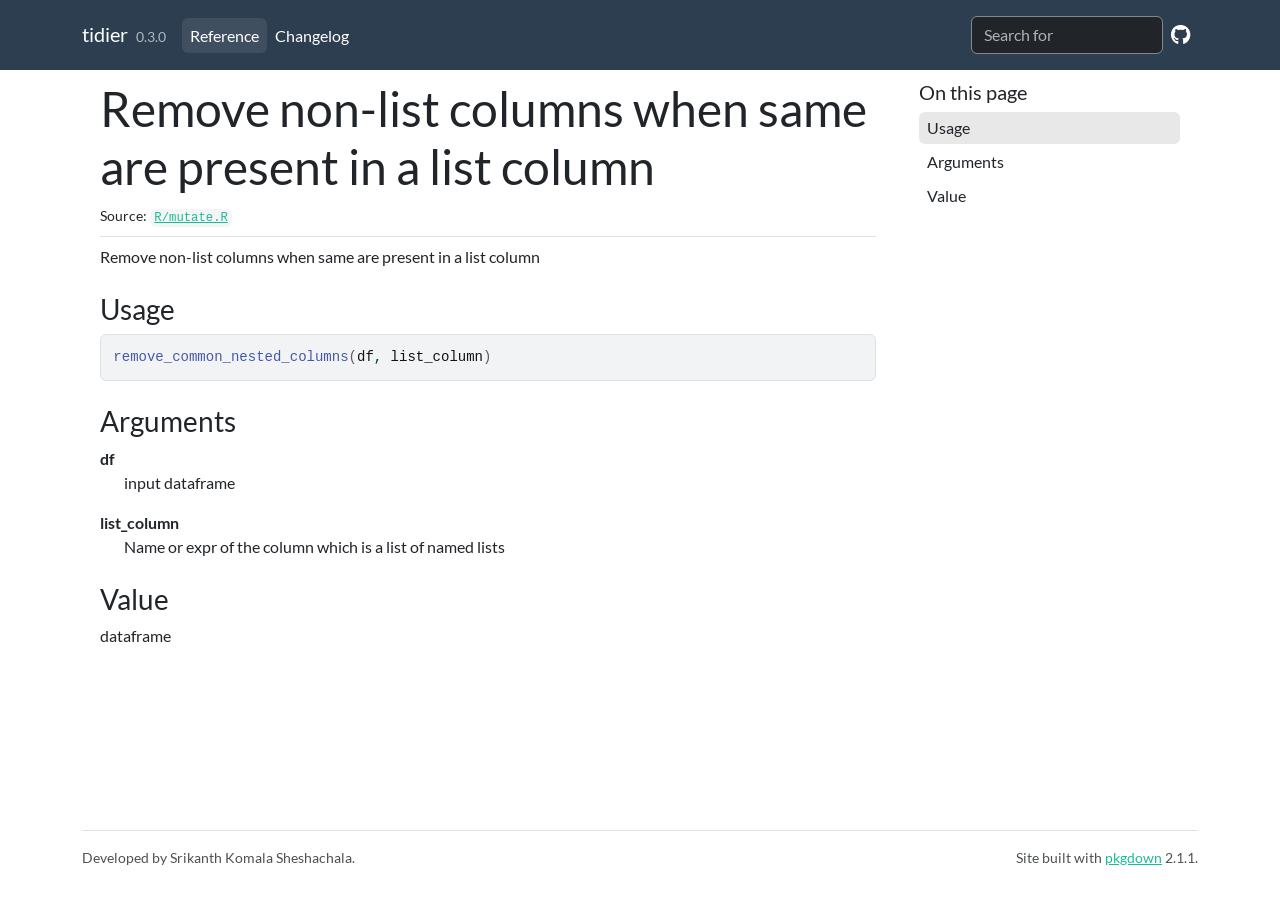
<file: docs/reference/remove_common_nested_columns.html>
<!DOCTYPE html>
<!-- Generated by pkgdown: do not edit by hand --><html lang="en"><head><meta http-equiv="Content-Type" content="text/html; charset=UTF-8"><meta charset="utf-8"><meta http-equiv="X-UA-Compatible" content="IE=edge"><meta name="viewport" content="width=device-width, initial-scale=1, shrink-to-fit=no"><title>Remove non-list columns when same are present in a list column — remove_common_nested_columns • tidier</title><script src="../deps/jquery-3.6.0/jquery-3.6.0.min.js"></script><meta name="viewport" content="width=device-width, initial-scale=1, shrink-to-fit=no"><link href="../deps/bootstrap-5.3.1/bootstrap.min.css" rel="stylesheet"><script src="../deps/bootstrap-5.3.1/bootstrap.bundle.min.js"></script><link href="../deps/font-awesome-6.5.2/css/all.min.css" rel="stylesheet"><link href="../deps/font-awesome-6.5.2/css/v4-shims.min.css" rel="stylesheet"><script src="../deps/headroom-0.11.0/headroom.min.js"></script><script src="../deps/headroom-0.11.0/jQuery.headroom.min.js"></script><script src="../deps/bootstrap-toc-1.0.1/bootstrap-toc.min.js"></script><script src="../deps/clipboard.js-2.0.11/clipboard.min.js"></script><script src="../deps/search-1.0.0/autocomplete.jquery.min.js"></script><script src="../deps/search-1.0.0/fuse.min.js"></script><script src="../deps/search-1.0.0/mark.min.js"></script><!-- pkgdown --><script src="../pkgdown.js"></script><meta property="og:title" content="Remove non-list columns when same are present in a list column — remove_common_nested_columns"><meta name="description" content="Remove non-list columns when same are present in a list column"><meta property="og:description" content="Remove non-list columns when same are present in a list column"></head><body>
    <a href="#main" class="visually-hidden-focusable">Skip to contents</a>


    <nav class="navbar navbar-expand-lg fixed-top bg-primary" data-bs-theme="dark" aria-label="Site navigation"><div class="container">

    <a class="navbar-brand me-2" href="../index.html">tidier</a>

    <small class="nav-text text-muted me-auto" data-bs-toggle="tooltip" data-bs-placement="bottom" title="">0.3.0</small>


    <button class="navbar-toggler" type="button" data-bs-toggle="collapse" data-bs-target="#navbar" aria-controls="navbar" aria-expanded="false" aria-label="Toggle navigation">
      <span class="navbar-toggler-icon"></span>
    </button>

    <div id="navbar" class="collapse navbar-collapse ms-3">
      <ul class="navbar-nav me-auto"><li class="active nav-item"><a class="nav-link" href="../reference/index.html">Reference</a></li>
<li class="nav-item"><a class="nav-link" href="../news/index.html">Changelog</a></li>
      </ul><ul class="navbar-nav"><li class="nav-item"><form class="form-inline" role="search">
 <input class="form-control" type="search" name="search-input" id="search-input" autocomplete="off" aria-label="Search site" placeholder="Search for" data-search-index="../search.json"></form></li>
<li class="nav-item"><a class="nav-link" href="https://github.com/talegari/tidier/" aria-label="GitHub"><span class="fa fab fa-github fa-lg"></span></a></li>
      </ul></div>


  </div>
</nav><div class="container template-reference-topic">
<div class="row">
  <main id="main" class="col-md-9"><div class="page-header">

      <h1>Remove non-list columns when same are present in a list column</h1>
      <small class="dont-index">Source: <a href="https://github.com/talegari/tidier/blob/HEAD/R/mutate.R"><code>R/mutate.R</code></a></small>
      <div class="d-none name"><code>remove_common_nested_columns.Rd</code></div>
    </div>

    <div class="ref-description section level2">
    <p>Remove non-list columns when same are present in a list column</p>
    </div>

    <div class="section level2">
    <h2 id="ref-usage">Usage<a class="anchor" aria-label="anchor" href="#ref-usage"></a></h2>
    <div class="sourceCode"><pre class="sourceCode r"><code><span><span class="fu">remove_common_nested_columns</span><span class="op">(</span><span class="va">df</span>, <span class="va">list_column</span><span class="op">)</span></span></code></pre></div>
    </div>

    <div class="section level2">
    <h2 id="arguments">Arguments<a class="anchor" aria-label="anchor" href="#arguments"></a></h2>


<dl><dt id="arg-df">df<a class="anchor" aria-label="anchor" href="#arg-df"></a></dt>
<dd><p>input dataframe</p></dd>


<dt id="arg-list-column">list_column<a class="anchor" aria-label="anchor" href="#arg-list-column"></a></dt>
<dd><p>Name or expr of the column which is a list of named lists</p></dd>

</dl></div>
    <div class="section level2">
    <h2 id="value">Value<a class="anchor" aria-label="anchor" href="#value"></a></h2>
    <p>dataframe</p>
    </div>

  </main><aside class="col-md-3"><nav id="toc" aria-label="Table of contents"><h2>On this page</h2>
    </nav></aside></div>


    <footer><div class="pkgdown-footer-left">
  <p>Developed by Srikanth Komala Sheshachala.</p>
</div>

<div class="pkgdown-footer-right">
  <p>Site built with <a href="https://pkgdown.r-lib.org/" class="external-link">pkgdown</a> 2.1.1.</p>
</div>

    </footer></div>





  </body></html>
</file>
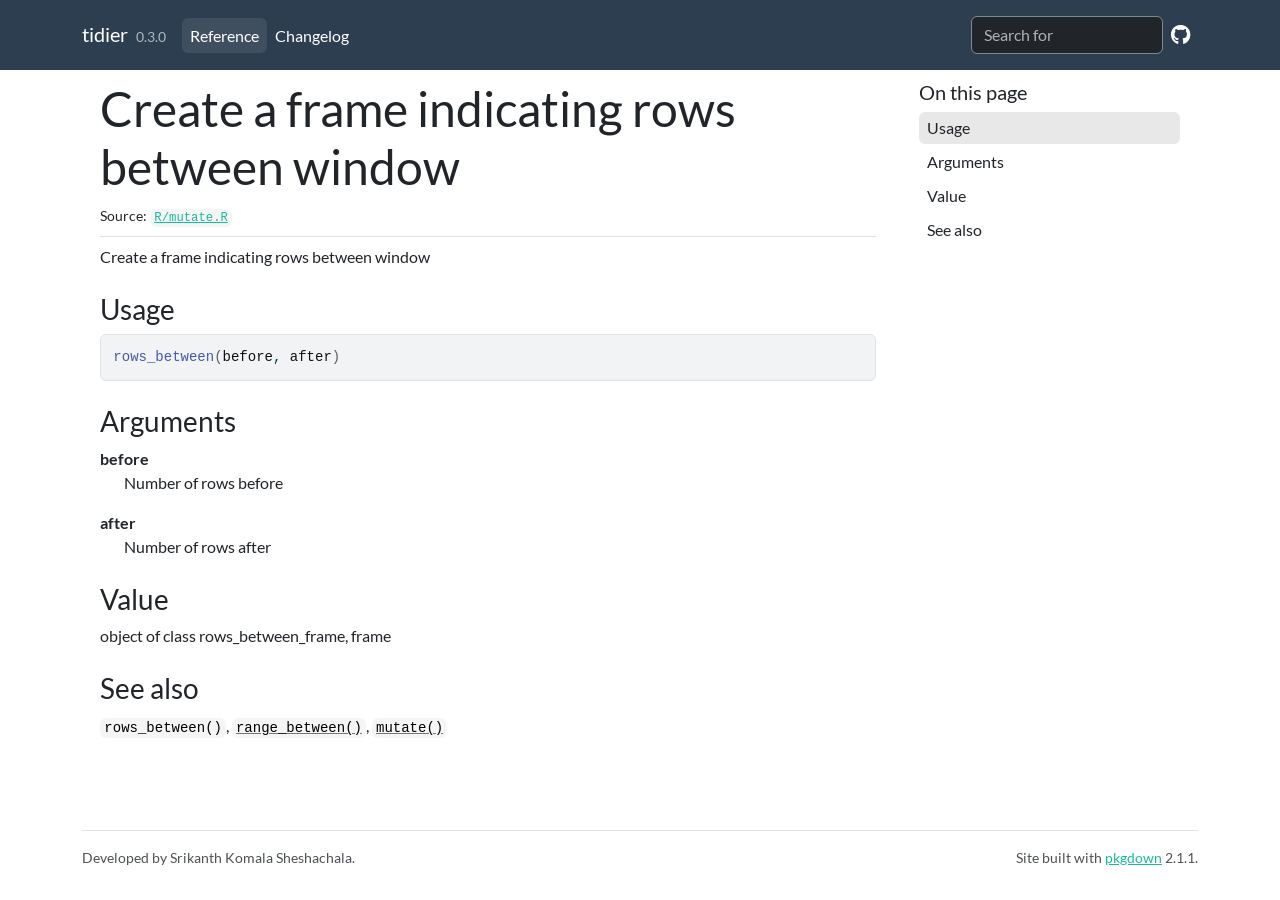
<file: docs/reference/rows_between.html>
<!DOCTYPE html>
<!-- Generated by pkgdown: do not edit by hand --><html lang="en"><head><meta http-equiv="Content-Type" content="text/html; charset=UTF-8"><meta charset="utf-8"><meta http-equiv="X-UA-Compatible" content="IE=edge"><meta name="viewport" content="width=device-width, initial-scale=1, shrink-to-fit=no"><title>Create a frame indicating rows between window — rows_between • tidier</title><script src="../deps/jquery-3.6.0/jquery-3.6.0.min.js"></script><meta name="viewport" content="width=device-width, initial-scale=1, shrink-to-fit=no"><link href="../deps/bootstrap-5.3.1/bootstrap.min.css" rel="stylesheet"><script src="../deps/bootstrap-5.3.1/bootstrap.bundle.min.js"></script><link href="../deps/font-awesome-6.5.2/css/all.min.css" rel="stylesheet"><link href="../deps/font-awesome-6.5.2/css/v4-shims.min.css" rel="stylesheet"><script src="../deps/headroom-0.11.0/headroom.min.js"></script><script src="../deps/headroom-0.11.0/jQuery.headroom.min.js"></script><script src="../deps/bootstrap-toc-1.0.1/bootstrap-toc.min.js"></script><script src="../deps/clipboard.js-2.0.11/clipboard.min.js"></script><script src="../deps/search-1.0.0/autocomplete.jquery.min.js"></script><script src="../deps/search-1.0.0/fuse.min.js"></script><script src="../deps/search-1.0.0/mark.min.js"></script><!-- pkgdown --><script src="../pkgdown.js"></script><meta property="og:title" content="Create a frame indicating rows between window — rows_between"><meta name="description" content="Create a frame indicating rows between window"><meta property="og:description" content="Create a frame indicating rows between window"></head><body>
    <a href="#main" class="visually-hidden-focusable">Skip to contents</a>


    <nav class="navbar navbar-expand-lg fixed-top bg-primary" data-bs-theme="dark" aria-label="Site navigation"><div class="container">

    <a class="navbar-brand me-2" href="../index.html">tidier</a>

    <small class="nav-text text-muted me-auto" data-bs-toggle="tooltip" data-bs-placement="bottom" title="">0.3.0</small>


    <button class="navbar-toggler" type="button" data-bs-toggle="collapse" data-bs-target="#navbar" aria-controls="navbar" aria-expanded="false" aria-label="Toggle navigation">
      <span class="navbar-toggler-icon"></span>
    </button>

    <div id="navbar" class="collapse navbar-collapse ms-3">
      <ul class="navbar-nav me-auto"><li class="active nav-item"><a class="nav-link" href="../reference/index.html">Reference</a></li>
<li class="nav-item"><a class="nav-link" href="../news/index.html">Changelog</a></li>
      </ul><ul class="navbar-nav"><li class="nav-item"><form class="form-inline" role="search">
 <input class="form-control" type="search" name="search-input" id="search-input" autocomplete="off" aria-label="Search site" placeholder="Search for" data-search-index="../search.json"></form></li>
<li class="nav-item"><a class="nav-link" href="https://github.com/talegari/tidier/" aria-label="GitHub"><span class="fa fab fa-github fa-lg"></span></a></li>
      </ul></div>


  </div>
</nav><div class="container template-reference-topic">
<div class="row">
  <main id="main" class="col-md-9"><div class="page-header">

      <h1>Create a frame indicating rows between window</h1>
      <small class="dont-index">Source: <a href="https://github.com/talegari/tidier/blob/HEAD/R/mutate.R"><code>R/mutate.R</code></a></small>
      <div class="d-none name"><code>rows_between.Rd</code></div>
    </div>

    <div class="ref-description section level2">
    <p>Create a frame indicating rows between window</p>
    </div>

    <div class="section level2">
    <h2 id="ref-usage">Usage<a class="anchor" aria-label="anchor" href="#ref-usage"></a></h2>
    <div class="sourceCode"><pre class="sourceCode r"><code><span><span class="fu">rows_between</span><span class="op">(</span><span class="va">before</span>, <span class="va">after</span><span class="op">)</span></span></code></pre></div>
    </div>

    <div class="section level2">
    <h2 id="arguments">Arguments<a class="anchor" aria-label="anchor" href="#arguments"></a></h2>


<dl><dt id="arg-before">before<a class="anchor" aria-label="anchor" href="#arg-before"></a></dt>
<dd><p>Number of rows before</p></dd>


<dt id="arg-after">after<a class="anchor" aria-label="anchor" href="#arg-after"></a></dt>
<dd><p>Number of rows after</p></dd>

</dl></div>
    <div class="section level2">
    <h2 id="value">Value<a class="anchor" aria-label="anchor" href="#value"></a></h2>
    <p>object of class rows_between_frame, frame</p>
    </div>
    <div class="section level2">
    <h2 id="see-also">See also<a class="anchor" aria-label="anchor" href="#see-also"></a></h2>
    <div class="dont-index"><p><code>rows_between()</code>, <code><a href="range_between.html">range_between()</a></code>, <code><a href="mutate.html">mutate()</a></code></p></div>
    </div>

  </main><aside class="col-md-3"><nav id="toc" aria-label="Table of contents"><h2>On this page</h2>
    </nav></aside></div>


    <footer><div class="pkgdown-footer-left">
  <p>Developed by Srikanth Komala Sheshachala.</p>
</div>

<div class="pkgdown-footer-right">
  <p>Site built with <a href="https://pkgdown.r-lib.org/" class="external-link">pkgdown</a> 2.1.1.</p>
</div>

    </footer></div>





  </body></html>
</file>
<file: docs/deps/font-awesome-6.5.2/css/v4-shims.min.css>
/*!
 * Font Awesome Free 6.5.2 by @fontawesome - https://fontawesome.com
 * License - https://fontawesome.com/license/free (Icons: CC BY 4.0, Fonts: SIL OFL 1.1, Code: MIT License)
 * Copyright 2024 Fonticons, Inc.
 */
.fa.fa-glass:before{content:"\f000"}.fa.fa-envelope-o{font-family:"Font Awesome 6 Free";font-weight:400}.fa.fa-envelope-o:before{content:"\f0e0"}.fa.fa-star-o{font-family:"Font Awesome 6 Free";font-weight:400}.fa.fa-star-o:before{content:"\f005"}.fa.fa-close:before,.fa.fa-remove:before{content:"\f00d"}.fa.fa-gear:before{content:"\f013"}.fa.fa-trash-o{font-family:"Font Awesome 6 Free";font-weight:400}.fa.fa-trash-o:before{content:"\f2ed"}.fa.fa-home:before{content:"\f015"}.fa.fa-file-o{font-family:"Font Awesome 6 Free";font-weight:400}.fa.fa-file-o:before{content:"\f15b"}.fa.fa-clock-o{font-family:"Font Awesome 6 Free";font-weight:400}.fa.fa-clock-o:before{content:"\f017"}.fa.fa-arrow-circle-o-down{font-family:"Font Awesome 6 Free";font-weight:400}.fa.fa-arrow-circle-o-down:before{content:"\f358"}.fa.fa-arrow-circle-o-up{font-family:"Font Awesome 6 Free";font-weight:400}.fa.fa-arrow-circle-o-up:before{content:"\f35b"}.fa.fa-play-circle-o{font-family:"Font Awesome 6 Free";font-weight:400}.fa.fa-play-circle-o:before{content:"\f144"}.fa.fa-repeat:before,.fa.fa-rotate-right:before{content:"\f01e"}.fa.fa-refresh:before{content:"\f021"}.fa.fa-list-alt{font-family:"Font Awesome 6 Free";font-weight:400}.fa.fa-list-alt:before{content:"\f022"}.fa.fa-dedent:before{content:"\f03b"}.fa.fa-video-camera:before{content:"\f03d"}.fa.fa-picture-o{font-family:"Font Awesome 6 Free";font-weight:400}.fa.fa-picture-o:before{content:"\f03e"}.fa.fa-photo{font-family:"Font Awesome 6 Free";font-weight:400}.fa.fa-photo:before{content:"\f03e"}.fa.fa-image{font-family:"Font Awesome 6 Free";font-weight:400}.fa.fa-image:before{content:"\f03e"}.fa.fa-map-marker:before{content:"\f3c5"}.fa.fa-pencil-square-o{font-family:"Font Awesome 6 Free";font-weight:400}.fa.fa-pencil-square-o:before{content:"\f044"}.fa.fa-edit{font-family:"Font Awesome 6 Free";font-weight:400}.fa.fa-edit:before{content:"\f044"}.fa.fa-share-square-o:before{content:"\f14d"}.fa.fa-check-square-o{font-family:"Font Awesome 6 Free";font-weight:400}.fa.fa-check-square-o:before{content:"\f14a"}.fa.fa-arrows:before{content:"\f0b2"}.fa.fa-times-circle-o{font-family:"Font Awesome 6 Free";font-weight:400}.fa.fa-times-circle-o:before{content:"\f057"}.fa.fa-check-circle-o{font-family:"Font Awesome 6 Free";font-weight:400}.fa.fa-check-circle-o:before{content:"\f058"}.fa.fa-mail-forward:before{content:"\f064"}.fa.fa-expand:before{content:"\f424"}.fa.fa-compress:before{content:"\f422"}.fa.fa-eye,.fa.fa-eye-slash{font-family:"Font Awesome 6 Free";font-weight:400}.fa.fa-warning:before{content:"\f071"}.fa.fa-calendar:before{content:"\f073"}.fa.fa-arrows-v:before{content:"\f338"}.fa.fa-arrows-h:before{content:"\f337"}.fa.fa-bar-chart-o:before,.fa.fa-bar-chart:before{content:"\e0e3"}.fa.fa-twitter-square{font-family:"Font Awesome 6 Brands";font-weight:400}.fa.fa-twitter-square:before{content:"\f081"}.fa.fa-facebook-square{font-family:"Font Awesome 6 Brands";font-weight:400}.fa.fa-facebook-square:before{content:"\f082"}.fa.fa-gears:before{content:"\f085"}.fa.fa-thumbs-o-up{font-family:"Font Awesome 6 Free";font-weight:400}.fa.fa-thumbs-o-up:before{content:"\f164"}.fa.fa-thumbs-o-down{font-family:"Font Awesome 6 Free";font-weight:400}.fa.fa-thumbs-o-down:before{content:"\f165"}.fa.fa-heart-o{font-family:"Font Awesome 6 Free";font-weight:400}.fa.fa-heart-o:before{content:"\f004"}.fa.fa-sign-out:before{content:"\f2f5"}.fa.fa-linkedin-square{font-family:"Font Awesome 6 Brands";font-weight:400}.fa.fa-linkedin-square:before{content:"\f08c"}.fa.fa-thumb-tack:before{content:"\f08d"}.fa.fa-external-link:before{content:"\f35d"}.fa.fa-sign-in:before{content:"\f2f6"}.fa.fa-github-square{font-family:"Font Awesome 6 Brands";font-weight:400}.fa.fa-github-square:before{content:"\f092"}.fa.fa-lemon-o{font-family:"Font Awesome 6 Free";font-weight:400}.fa.fa-lemon-o:before{content:"\f094"}.fa.fa-square-o{font-family:"Font Awesome 6 Free";font-weight:400}.fa.fa-square-o:before{content:"\f0c8"}.fa.fa-bookmark-o{font-family:"Font Awesome 6 Free";font-weight:400}.fa.fa-bookmark-o:before{content:"\f02e"}.fa.fa-facebook,.fa.fa-twitter{font-family:"Font Awesome 6 Brands";font-weight:400}.fa.fa-facebook:before{content:"\f39e"}.fa.fa-facebook-f{font-family:"Font Awesome 6 Brands";font-weight:400}.fa.fa-facebook-f:before{content:"\f39e"}.fa.fa-github{font-family:"Font Awesome 6 Brands";font-weight:400}.fa.fa-credit-card{font-family:"Font Awesome 6 Free";font-weight:400}.fa.fa-feed:before{content:"\f09e"}.fa.fa-hdd-o{font-family:"Font Awesome 6 Free";font-weight:400}.fa.fa-hdd-o:before{content:"\f0a0"}.fa.fa-hand-o-right{font-family:"Font Awesome 6 Free";font-weight:400}.fa.fa-hand-o-right:before{content:"\f0a4"}.fa.fa-hand-o-left{font-family:"Font Awesome 6 Free";font-weight:400}.fa.fa-hand-o-left:before{content:"\f0a5"}.fa.fa-hand-o-up{font-family:"Font Awesome 6 Free";font-weight:400}.fa.fa-hand-o-up:before{content:"\f0a6"}.fa.fa-hand-o-down{font-family:"Font Awesome 6 Free";font-weight:400}.fa.fa-hand-o-down:before{content:"\f0a7"}.fa.fa-globe:before{content:"\f57d"}.fa.fa-tasks:before{content:"\f828"}.fa.fa-arrows-alt:before{content:"\f31e"}.fa.fa-group:before{content:"\f0c0"}.fa.fa-chain:before{content:"\f0c1"}.fa.fa-cut:before{content:"\f0c4"}.fa.fa-files-o{font-family:"Font Awesome 6 Free";font-weight:400}.fa.fa-files-o:before{content:"\f0c5"}.fa.fa-floppy-o{font-family:"Font Awesome 6 Free";font-weight:400}.fa.fa-floppy-o:before{content:"\f0c7"}.fa.fa-save{font-family:"Font Awesome 6 Free";font-weight:400}.fa.fa-save:before{content:"\f0c7"}.fa.fa-navicon:before,.fa.fa-reorder:before{content:"\f0c9"}.fa.fa-magic:before{content:"\e2ca"}.fa.fa-pinterest,.fa.fa-pinterest-square{font-family:"Font Awesome 6 Brands";font-weight:400}.fa.fa-pinterest-square:before{content:"\f0d3"}.fa.fa-google-plus-square{font-family:"Font Awesome 6 Brands";font-weight:400}.fa.fa-google-plus-square:before{content:"\f0d4"}.fa.fa-google-plus{font-family:"Font Awesome 6 Brands";font-weight:400}.fa.fa-google-plus:before{content:"\f0d5"}.fa.fa-money:before{content:"\f3d1"}.fa.fa-unsorted:before{content:"\f0dc"}.fa.fa-sort-desc:before{content:"\f0dd"}.fa.fa-sort-asc:before{content:"\f0de"}.fa.fa-linkedin{font-family:"Font Awesome 6 Brands";font-weight:400}.fa.fa-linkedin:before{content:"\f0e1"}.fa.fa-rotate-left:before{content:"\f0e2"}.fa.fa-legal:before{content:"\f0e3"}.fa.fa-dashboard:before,.fa.fa-tachometer:before{content:"\f625"}.fa.fa-comment-o{font-family:"Font Awesome 6 Free";font-weight:400}.fa.fa-comment-o:before{content:"\f075"}.fa.fa-comments-o{font-family:"Font Awesome 6 Free";font-weight:400}.fa.fa-comments-o:before{content:"\f086"}.fa.fa-flash:before{content:"\f0e7"}.fa.fa-clipboard:before{content:"\f0ea"}.fa.fa-lightbulb-o{font-family:"Font Awesome 6 Free";font-weight:400}.fa.fa-lightbulb-o:before{content:"\f0eb"}.fa.fa-exchange:before{content:"\f362"}.fa.fa-cloud-download:before{content:"\f0ed"}.fa.fa-cloud-upload:before{content:"\f0ee"}.fa.fa-bell-o{font-family:"Font Awesome 6 Free";font-weight:400}.fa.fa-bell-o:before{content:"\f0f3"}.fa.fa-cutlery:before{content:"\f2e7"}.fa.fa-file-text-o{font-family:"Font Awesome 6 Free";font-weight:400}.fa.fa-file-text-o:before{content:"\f15c"}.fa.fa-building-o{font-family:"Font Awesome 6 Free";font-weight:400}.fa.fa-building-o:before{content:"\f1ad"}.fa.fa-hospital-o{font-family:"Font Awesome 6 Free";font-weight:400}.fa.fa-hospital-o:before{content:"\f0f8"}.fa.fa-tablet:before{content:"\f3fa"}.fa.fa-mobile-phone:before,.fa.fa-mobile:before{content:"\f3cd"}.fa.fa-circle-o{font-family:"Font Awesome 6 Free";font-weight:400}.fa.fa-circle-o:before{content:"\f111"}.fa.fa-mail-reply:before{content:"\f3e5"}.fa.fa-github-alt{font-family:"Font Awesome 6 Brands";font-weight:400}.fa.fa-folder-o{font-family:"Font Awesome 6 Free";font-weight:400}.fa.fa-folder-o:before{content:"\f07b"}.fa.fa-folder-open-o{font-family:"Font Awesome 6 Free";font-weight:400}.fa.fa-folder-open-o:before{content:"\f07c"}.fa.fa-smile-o{font-family:"Font Awesome 6 Free";font-weight:400}.fa.fa-smile-o:before{content:"\f118"}.fa.fa-frown-o{font-family:"Font Awesome 6 Free";font-weight:400}.fa.fa-frown-o:before{content:"\f119"}.fa.fa-meh-o{font-family:"Font Awesome 6 Free";font-weight:400}.fa.fa-meh-o:before{content:"\f11a"}.fa.fa-keyboard-o{font-family:"Font Awesome 6 Free";font-weight:400}.fa.fa-keyboard-o:before{content:"\f11c"}.fa.fa-flag-o{font-family:"Font Awesome 6 Free";font-weight:400}.fa.fa-flag-o:before{content:"\f024"}.fa.fa-mail-reply-all:before{content:"\f122"}.fa.fa-star-half-o{font-family:"Font Awesome 6 Free";font-weight:400}.fa.fa-star-half-o:before{content:"\f5c0"}.fa.fa-star-half-empty{font-family:"Font Awesome 6 Free";font-weight:400}.fa.fa-star-half-empty:before{content:"\f5c0"}.fa.fa-star-half-full{font-family:"Font Awesome 6 Free";font-weight:400}.fa.fa-star-half-full:before{content:"\f5c0"}.fa.fa-code-fork:before{content:"\f126"}.fa.fa-chain-broken:before,.fa.fa-unlink:before{content:"\f127"}.fa.fa-calendar-o{font-family:"Font Awesome 6 Free";font-weight:400}.fa.fa-calendar-o:before{content:"\f133"}.fa.fa-css3,.fa.fa-html5,.fa.fa-maxcdn{font-family:"Font Awesome 6 Brands";font-weight:400}.fa.fa-unlock-alt:before{content:"\f09c"}.fa.fa-minus-square-o{font-family:"Font Awesome 6 Free";font-weight:400}.fa.fa-minus-square-o:before{content:"\f146"}.fa.fa-level-up:before{content:"\f3bf"}.fa.fa-level-down:before{content:"\f3be"}.fa.fa-pencil-square:before{content:"\f14b"}.fa.fa-external-link-square:before{content:"\f360"}.fa.fa-compass{font-family:"Font Awesome 6 Free";font-weight:400}.fa.fa-caret-square-o-down{font-family:"Font Awesome 6 Free";font-weight:400}.fa.fa-caret-square-o-down:before{content:"\f150"}.fa.fa-toggle-down{font-family:"Font Awesome 6 Free";font-weight:400}.fa.fa-toggle-down:before{content:"\f150"}.fa.fa-caret-square-o-up{font-family:"Font Awesome 6 Free";font-weight:400}.fa.fa-caret-square-o-up:before{content:"\f151"}.fa.fa-toggle-up{font-family:"Font Awesome 6 Free";font-weight:400}.fa.fa-toggle-up:before{content:"\f151"}.fa.fa-caret-square-o-right{font-family:"Font Awesome 6 Free";font-weight:400}.fa.fa-caret-square-o-right:before{content:"\f152"}.fa.fa-toggle-right{font-family:"Font Awesome 6 Free";font-weight:400}.fa.fa-toggle-right:before{content:"\f152"}.fa.fa-eur:before,.fa.fa-euro:before{content:"\f153"}.fa.fa-gbp:before{content:"\f154"}.fa.fa-dollar:before,.fa.fa-usd:before{content:"\24"}.fa.fa-inr:before,.fa.fa-rupee:before{content:"\e1bc"}.fa.fa-cny:before,.fa.fa-jpy:before,.fa.fa-rmb:before,.fa.fa-yen:before{content:"\f157"}.fa.fa-rouble:before,.fa.fa-rub:before,.fa.fa-ruble:before{content:"\f158"}.fa.fa-krw:before,.fa.fa-won:before{content:"\f159"}.fa.fa-bitcoin,.fa.fa-btc{font-family:"Font Awesome 6 Brands";font-weight:400}.fa.fa-bitcoin:before{content:"\f15a"}.fa.fa-file-text:before{content:"\f15c"}.fa.fa-sort-alpha-asc:before{content:"\f15d"}.fa.fa-sort-alpha-desc:before{content:"\f881"}.fa.fa-sort-amount-asc:before{content:"\f884"}.fa.fa-sort-amount-desc:before{content:"\f160"}.fa.fa-sort-numeric-asc:before{content:"\f162"}.fa.fa-sort-numeric-desc:before{content:"\f886"}.fa.fa-youtube-square{font-family:"Font Awesome 6 Brands";font-weight:400}.fa.fa-youtube-square:before{content:"\f431"}.fa.fa-xing,.fa.fa-xing-square,.fa.fa-youtube{font-family:"Font Awesome 6 Brands";font-weight:400}.fa.fa-xing-square:before{content:"\f169"}.fa.fa-youtube-play{font-family:"Font Awesome 6 Brands";font-weight:400}.fa.fa-youtube-play:before{content:"\f167"}.fa.fa-adn,.fa.fa-bitbucket,.fa.fa-bitbucket-square,.fa.fa-dropbox,.fa.fa-flickr,.fa.fa-instagram,.fa.fa-stack-overflow{font-family:"Font Awesome 6 Brands";font-weight:400}.fa.fa-bitbucket-square:before{content:"\f171"}.fa.fa-tumblr,.fa.fa-tumblr-square{font-family:"Font Awesome 6 Brands";font-weight:400}.fa.fa-tumblr-square:before{content:"\f174"}.fa.fa-long-arrow-down:before{content:"\f309"}.fa.fa-long-arrow-up:before{content:"\f30c"}.fa.fa-long-arrow-left:before{content:"\f30a"}.fa.fa-long-arrow-right:before{content:"\f30b"}.fa.fa-android,.fa.fa-apple,.fa.fa-dribbble,.fa.fa-foursquare,.fa.fa-gittip,.fa.fa-gratipay,.fa.fa-linux,.fa.fa-skype,.fa.fa-trello,.fa.fa-windows{font-family:"Font Awesome 6 Brands";font-weight:400}.fa.fa-gittip:before{content:"\f184"}.fa.fa-sun-o{font-family:"Font Awesome 6 Free";font-weight:400}.fa.fa-sun-o:before{content:"\f185"}.fa.fa-moon-o{font-family:"Font Awesome 6 Free";font-weight:400}.fa.fa-moon-o:before{content:"\f186"}.fa.fa-pagelines,.fa.fa-renren,.fa.fa-stack-exchange,.fa.fa-vk,.fa.fa-weibo{font-family:"Font Awesome 6 Brands";font-weight:400}.fa.fa-arrow-circle-o-right{font-family:"Font Awesome 6 Free";font-weight:400}.fa.fa-arrow-circle-o-right:before{content:"\f35a"}.fa.fa-arrow-circle-o-left{font-family:"Font Awesome 6 Free";font-weight:400}.fa.fa-arrow-circle-o-left:before{content:"\f359"}.fa.fa-caret-square-o-left{font-family:"Font Awesome 6 Free";font-weight:400}.fa.fa-caret-square-o-left:before{content:"\f191"}.fa.fa-toggle-left{font-family:"Font Awesome 6 Free";font-weight:400}.fa.fa-toggle-left:before{content:"\f191"}.fa.fa-dot-circle-o{font-family:"Font Awesome 6 Free";font-weight:400}.fa.fa-dot-circle-o:before{content:"\f192"}.fa.fa-vimeo-square{font-family:"Font Awesome 6 Brands";font-weight:400}.fa.fa-vimeo-square:before{content:"\f194"}.fa.fa-try:before,.fa.fa-turkish-lira:before{content:"\e2bb"}.fa.fa-plus-square-o{font-family:"Font Awesome 6 Free";font-weight:400}.fa.fa-plus-square-o:before{content:"\f0fe"}.fa.fa-openid,.fa.fa-slack,.fa.fa-wordpress{font-family:"Font Awesome 6 Brands";font-weight:400}.fa.fa-bank:before,.fa.fa-institution:before{content:"\f19c"}.fa.fa-mortar-board:before{content:"\f19d"}.fa.fa-google,.fa.fa-reddit,.fa.fa-reddit-square,.fa.fa-yahoo{font-family:"Font Awesome 6 Brands";font-weight:400}.fa.fa-reddit-square:before{content:"\f1a2"}.fa.fa-behance,.fa.fa-behance-square,.fa.fa-delicious,.fa.fa-digg,.fa.fa-drupal,.fa.fa-joomla,.fa.fa-pied-piper-alt,.fa.fa-pied-piper-pp,.fa.fa-stumbleupon,.fa.fa-stumbleupon-circle{font-family:"Font Awesome 6 Brands";font-weight:400}.fa.fa-behance-square:before{content:"\f1b5"}.fa.fa-steam,.fa.fa-steam-square{font-family:"Font Awesome 6 Brands";font-weight:400}.fa.fa-steam-square:before{content:"\f1b7"}.fa.fa-automobile:before{content:"\f1b9"}.fa.fa-cab:before{content:"\f1ba"}.fa.fa-deviantart,.fa.fa-soundcloud,.fa.fa-spotify{font-family:"Font Awesome 6 Brands";font-weight:400}.fa.fa-file-pdf-o{font-family:"Font Awesome 6 Free";font-weight:400}.fa.fa-file-pdf-o:before{content:"\f1c1"}.fa.fa-file-word-o{font-family:"Font Awesome 6 Free";font-weight:400}.fa.fa-file-word-o:before{content:"\f1c2"}.fa.fa-file-excel-o{font-family:"Font Awesome 6 Free";font-weight:400}.fa.fa-file-excel-o:before{content:"\f1c3"}.fa.fa-file-powerpoint-o{font-family:"Font Awesome 6 Free";font-weight:400}.fa.fa-file-powerpoint-o:before{content:"\f1c4"}.fa.fa-file-image-o{font-family:"Font Awesome 6 Free";font-weight:400}.fa.fa-file-image-o:before{content:"\f1c5"}.fa.fa-file-photo-o{font-family:"Font Awesome 6 Free";font-weight:400}.fa.fa-file-photo-o:before{content:"\f1c5"}.fa.fa-file-picture-o{font-family:"Font Awesome 6 Free";font-weight:400}.fa.fa-file-picture-o:before{content:"\f1c5"}.fa.fa-file-archive-o{font-family:"Font Awesome 6 Free";font-weight:400}.fa.fa-file-archive-o:before{content:"\f1c6"}.fa.fa-file-zip-o{font-family:"Font Awesome 6 Free";font-weight:400}.fa.fa-file-zip-o:before{content:"\f1c6"}.fa.fa-file-audio-o{font-family:"Font Awesome 6 Free";font-weight:400}.fa.fa-file-audio-o:before{content:"\f1c7"}.fa.fa-file-sound-o{font-family:"Font Awesome 6 Free";font-weight:400}.fa.fa-file-sound-o:before{content:"\f1c7"}.fa.fa-file-video-o{font-family:"Font Awesome 6 Free";font-weight:400}.fa.fa-file-video-o:before{content:"\f1c8"}.fa.fa-file-movie-o{font-family:"Font Awesome 6 Free";font-weight:400}.fa.fa-file-movie-o:before{content:"\f1c8"}.fa.fa-file-code-o{font-family:"Font Awesome 6 Free";font-weight:400}.fa.fa-file-code-o:before{content:"\f1c9"}.fa.fa-codepen,.fa.fa-jsfiddle,.fa.fa-vine{font-family:"Font Awesome 6 Brands";font-weight:400}.fa.fa-life-bouy:before,.fa.fa-life-buoy:before,.fa.fa-life-saver:before,.fa.fa-support:before{content:"\f1cd"}.fa.fa-circle-o-notch:before{content:"\f1ce"}.fa.fa-ra,.fa.fa-rebel{font-family:"Font Awesome 6 Brands";font-weight:400}.fa.fa-ra:before{content:"\f1d0"}.fa.fa-resistance{font-family:"Font Awesome 6 Brands";font-weight:400}.fa.fa-resistance:before{content:"\f1d0"}.fa.fa-empire,.fa.fa-ge{font-family:"Font Awesome 6 Brands";font-weight:400}.fa.fa-ge:before{content:"\f1d1"}.fa.fa-git-square{font-family:"Font Awesome 6 Brands";font-weight:400}.fa.fa-git-square:before{content:"\f1d2"}.fa.fa-git,.fa.fa-hacker-news,.fa.fa-y-combinator-square{font-family:"Font Awesome 6 Brands";font-weight:400}.fa.fa-y-combinator-square:before{content:"\f1d4"}.fa.fa-yc-square{font-family:"Font Awesome 6 Brands";font-weight:400}.fa.fa-yc-square:before{content:"\f1d4"}.fa.fa-qq,.fa.fa-tencent-weibo,.fa.fa-wechat,.fa.fa-weixin{font-family:"Font Awesome 6 Brands";font-weight:400}.fa.fa-wechat:before{content:"\f1d7"}.fa.fa-send:before{content:"\f1d8"}.fa.fa-paper-plane-o{font-family:"Font Awesome 6 Free";font-weight:400}.fa.fa-paper-plane-o:before{content:"\f1d8"}.fa.fa-send-o{font-family:"Font Awesome 6 Free";font-weight:400}.fa.fa-send-o:before{content:"\f1d8"}.fa.fa-circle-thin{font-family:"Font Awesome 6 Free";font-weight:400}.fa.fa-circle-thin:before{content:"\f111"}.fa.fa-header:before{content:"\f1dc"}.fa.fa-futbol-o{font-family:"Font Awesome 6 Free";font-weight:400}.fa.fa-futbol-o:before{content:"\f1e3"}.fa.fa-soccer-ball-o{font-family:"Font Awesome 6 Free";font-weight:400}.fa.fa-soccer-ball-o:before{content:"\f1e3"}.fa.fa-slideshare,.fa.fa-twitch,.fa.fa-yelp{font-family:"Font Awesome 6 Brands";font-weight:400}.fa.fa-newspaper-o{font-family:"Font Awesome 6 Free";font-weight:400}.fa.fa-newspaper-o:before{content:"\f1ea"}.fa.fa-cc-amex,.fa.fa-cc-discover,.fa.fa-cc-mastercard,.fa.fa-cc-paypal,.fa.fa-cc-stripe,.fa.fa-cc-visa,.fa.fa-google-wallet,.fa.fa-paypal{font-family:"Font Awesome 6 Brands";font-weight:400}.fa.fa-bell-slash-o{font-family:"Font Awesome 6 Free";font-weight:400}.fa.fa-bell-slash-o:before{content:"\f1f6"}.fa.fa-trash:before{content:"\f2ed"}.fa.fa-copyright{font-family:"Font Awesome 6 Free";font-weight:400}.fa.fa-eyedropper:before{content:"\f1fb"}.fa.fa-area-chart:before{content:"\f1fe"}.fa.fa-pie-chart:before{content:"\f200"}.fa.fa-line-chart:before{content:"\f201"}.fa.fa-lastfm,.fa.fa-lastfm-square{font-family:"Font Awesome 6 Brands";font-weight:400}.fa.fa-lastfm-square:before{content:"\f203"}.fa.fa-angellist,.fa.fa-ioxhost{font-family:"Font Awesome 6 Brands";font-weight:400}.fa.fa-cc{font-family:"Font Awesome 6 Free";font-weight:400}.fa.fa-cc:before{content:"\f20a"}.fa.fa-ils:before,.fa.fa-shekel:before,.fa.fa-sheqel:before{content:"\f20b"}.fa.fa-buysellads,.fa.fa-connectdevelop,.fa.fa-dashcube,.fa.fa-forumbee,.fa.fa-leanpub,.fa.fa-sellsy,.fa.fa-shirtsinbulk,.fa.fa-simplybuilt,.fa.fa-skyatlas{font-family:"Font Awesome 6 Brands";font-weight:400}.fa.fa-diamond{font-family:"Font Awesome 6 Free";font-weight:400}.fa.fa-diamond:before{content:"\f3a5"}.fa.fa-intersex:before,.fa.fa-transgender:before{content:"\f224"}.fa.fa-transgender-alt:before{content:"\f225"}.fa.fa-facebook-official{font-family:"Font Awesome 6 Brands";font-weight:400}.fa.fa-facebook-official:before{content:"\f09a"}.fa.fa-pinterest-p,.fa.fa-whatsapp{font-family:"Font Awesome 6 Brands";font-weight:400}.fa.fa-hotel:before{content:"\f236"}.fa.fa-medium,.fa.fa-viacoin,.fa.fa-y-combinator,.fa.fa-yc{font-family:"Font Awesome 6 Brands";font-weight:400}.fa.fa-yc:before{content:"\f23b"}.fa.fa-expeditedssl,.fa.fa-opencart,.fa.fa-optin-monster{font-family:"Font Awesome 6 Brands";font-weight:400}.fa.fa-battery-4:before,.fa.fa-battery:before{content:"\f240"}.fa.fa-battery-3:before{content:"\f241"}.fa.fa-battery-2:before{content:"\f242"}.fa.fa-battery-1:before{content:"\f243"}.fa.fa-battery-0:before{content:"\f244"}.fa.fa-object-group,.fa.fa-object-ungroup,.fa.fa-sticky-note-o{font-family:"Font Awesome 6 Free";font-weight:400}.fa.fa-sticky-note-o:before{content:"\f249"}.fa.fa-cc-diners-club,.fa.fa-cc-jcb{font-family:"Font Awesome 6 Brands";font-weight:400}.fa.fa-clone{font-family:"Font Awesome 6 Free";font-weight:400}.fa.fa-hourglass-o:before{content:"\f254"}.fa.fa-hourglass-1:before{content:"\f251"}.fa.fa-hourglass-2:before{content:"\f252"}.fa.fa-hourglass-3:before{content:"\f253"}.fa.fa-hand-rock-o{font-family:"Font Awesome 6 Free";font-weight:400}.fa.fa-hand-rock-o:before{content:"\f255"}.fa.fa-hand-grab-o{font-family:"Font Awesome 6 Free";font-weight:400}.fa.fa-hand-grab-o:before{content:"\f255"}.fa.fa-hand-paper-o{font-family:"Font Awesome 6 Free";font-weight:400}.fa.fa-hand-paper-o:before{content:"\f256"}.fa.fa-hand-stop-o{font-family:"Font Awesome 6 Free";font-weight:400}.fa.fa-hand-stop-o:before{content:"\f256"}.fa.fa-hand-scissors-o{font-family:"Font Awesome 6 Free";font-weight:400}.fa.fa-hand-scissors-o:before{content:"\f257"}.fa.fa-hand-lizard-o{font-family:"Font Awesome 6 Free";font-weight:400}.fa.fa-hand-lizard-o:before{content:"\f258"}.fa.fa-hand-spock-o{font-family:"Font Awesome 6 Free";font-weight:400}.fa.fa-hand-spock-o:before{content:"\f259"}.fa.fa-hand-pointer-o{font-family:"Font Awesome 6 Free";font-weight:400}.fa.fa-hand-pointer-o:before{content:"\f25a"}.fa.fa-hand-peace-o{font-family:"Font Awesome 6 Free";font-weight:400}.fa.fa-hand-peace-o:before{content:"\f25b"}.fa.fa-registered{font-family:"Font Awesome 6 Free";font-weight:400}.fa.fa-creative-commons,.fa.fa-gg,.fa.fa-gg-circle,.fa.fa-odnoklassniki,.fa.fa-odnoklassniki-square{font-family:"Font Awesome 6 Brands";font-weight:400}.fa.fa-odnoklassniki-square:before{content:"\f264"}.fa.fa-chrome,.fa.fa-firefox,.fa.fa-get-pocket,.fa.fa-internet-explorer,.fa.fa-opera,.fa.fa-safari,.fa.fa-wikipedia-w{font-family:"Font Awesome 6 Brands";font-weight:400}.fa.fa-television:before{content:"\f26c"}.fa.fa-500px,.fa.fa-amazon,.fa.fa-contao{font-family:"Font Awesome 6 Brands";font-weight:400}.fa.fa-calendar-plus-o{font-family:"Font Awesome 6 Free";font-weight:400}.fa.fa-calendar-plus-o:before{content:"\f271"}.fa.fa-calendar-minus-o{font-family:"Font Awesome 6 Free";font-weight:400}.fa.fa-calendar-minus-o:before{content:"\f272"}.fa.fa-calendar-times-o{font-family:"Font Awesome 6 Free";font-weight:400}.fa.fa-calendar-times-o:before{content:"\f273"}.fa.fa-calendar-check-o{font-family:"Font Awesome 6 Free";font-weight:400}.fa.fa-calendar-check-o:before{content:"\f274"}.fa.fa-map-o{font-family:"Font Awesome 6 Free";font-weight:400}.fa.fa-map-o:before{content:"\f279"}.fa.fa-commenting:before{content:"\f4ad"}.fa.fa-commenting-o{font-family:"Font Awesome 6 Free";font-weight:400}.fa.fa-commenting-o:before{content:"\f4ad"}.fa.fa-houzz,.fa.fa-vimeo{font-family:"Font Awesome 6 Brands";font-weight:400}.fa.fa-vimeo:before{content:"\f27d"}.fa.fa-black-tie,.fa.fa-edge,.fa.fa-fonticons,.fa.fa-reddit-alien{font-family:"Font Awesome 6 Brands";font-weight:400}.fa.fa-credit-card-alt:before{content:"\f09d"}.fa.fa-codiepie,.fa.fa-fort-awesome,.fa.fa-mixcloud,.fa.fa-modx,.fa.fa-product-hunt,.fa.fa-scribd,.fa.fa-usb{font-family:"Font Awesome 6 Brands";font-weight:400}.fa.fa-pause-circle-o{font-family:"Font Awesome 6 Free";font-weight:400}.fa.fa-pause-circle-o:before{content:"\f28b"}.fa.fa-stop-circle-o{font-family:"Font Awesome 6 Free";font-weight:400}.fa.fa-stop-circle-o:before{content:"\f28d"}.fa.fa-bluetooth,.fa.fa-bluetooth-b,.fa.fa-envira,.fa.fa-gitlab,.fa.fa-wheelchair-alt,.fa.fa-wpbeginner,.fa.fa-wpforms{font-family:"Font Awesome 6 Brands";font-weight:400}.fa.fa-wheelchair-alt:before{content:"\f368"}.fa.fa-question-circle-o{font-family:"Font Awesome 6 Free";font-weight:400}.fa.fa-question-circle-o:before{content:"\f059"}.fa.fa-volume-control-phone:before{content:"\f2a0"}.fa.fa-asl-interpreting:before{content:"\f2a3"}.fa.fa-deafness:before,.fa.fa-hard-of-hearing:before{content:"\f2a4"}.fa.fa-glide,.fa.fa-glide-g{font-family:"Font Awesome 6 Brands";font-weight:400}.fa.fa-signing:before{content:"\f2a7"}.fa.fa-viadeo,.fa.fa-viadeo-square{font-family:"Font Awesome 6 Brands";font-weight:400}.fa.fa-viadeo-square:before{content:"\f2aa"}.fa.fa-snapchat,.fa.fa-snapchat-ghost{font-family:"Font Awesome 6 Brands";font-weight:400}.fa.fa-snapchat-ghost:before{content:"\f2ab"}.fa.fa-snapchat-square{font-family:"Font Awesome 6 Brands";font-weight:400}.fa.fa-snapchat-square:before{content:"\f2ad"}.fa.fa-first-order,.fa.fa-google-plus-official,.fa.fa-pied-piper,.fa.fa-themeisle,.fa.fa-yoast{font-family:"Font Awesome 6 Brands";font-weight:400}.fa.fa-google-plus-official:before{content:"\f2b3"}.fa.fa-google-plus-circle{font-family:"Font Awesome 6 Brands";font-weight:400}.fa.fa-google-plus-circle:before{content:"\f2b3"}.fa.fa-fa,.fa.fa-font-awesome{font-family:"Font Awesome 6 Brands";font-weight:400}.fa.fa-fa:before{content:"\f2b4"}.fa.fa-handshake-o{font-family:"Font Awesome 6 Free";font-weight:400}.fa.fa-handshake-o:before{content:"\f2b5"}.fa.fa-envelope-open-o{font-family:"Font Awesome 6 Free";font-weight:400}.fa.fa-envelope-open-o:before{content:"\f2b6"}.fa.fa-linode{font-family:"Font Awesome 6 Brands";font-weight:400}.fa.fa-address-book-o{font-family:"Font Awesome 6 Free";font-weight:400}.fa.fa-address-book-o:before{content:"\f2b9"}.fa.fa-vcard:before{content:"\f2bb"}.fa.fa-address-card-o{font-family:"Font Awesome 6 Free";font-weight:400}.fa.fa-address-card-o:before{content:"\f2bb"}.fa.fa-vcard-o{font-family:"Font Awesome 6 Free";font-weight:400}.fa.fa-vcard-o:before{content:"\f2bb"}.fa.fa-user-circle-o{font-family:"Font Awesome 6 Free";font-weight:400}.fa.fa-user-circle-o:before{content:"\f2bd"}.fa.fa-user-o{font-family:"Font Awesome 6 Free";font-weight:400}.fa.fa-user-o:before{content:"\f007"}.fa.fa-id-badge{font-family:"Font Awesome 6 Free";font-weight:400}.fa.fa-drivers-license:before{content:"\f2c2"}.fa.fa-id-card-o{font-family:"Font Awesome 6 Free";font-weight:400}.fa.fa-id-card-o:before{content:"\f2c2"}.fa.fa-drivers-license-o{font-family:"Font Awesome 6 Free";font-weight:400}.fa.fa-drivers-license-o:before{content:"\f2c2"}.fa.fa-free-code-camp,.fa.fa-quora,.fa.fa-telegram{font-family:"Font Awesome 6 Brands";font-weight:400}.fa.fa-thermometer-4:before,.fa.fa-thermometer:before{content:"\f2c7"}.fa.fa-thermometer-3:before{content:"\f2c8"}.fa.fa-thermometer-2:before{content:"\f2c9"}.fa.fa-thermometer-1:before{content:"\f2ca"}.fa.fa-thermometer-0:before{content:"\f2cb"}.fa.fa-bathtub:before,.fa.fa-s15:before{content:"\f2cd"}.fa.fa-window-maximize,.fa.fa-window-restore{font-family:"Font Awesome 6 Free";font-weight:400}.fa.fa-times-rectangle:before{content:"\f410"}.fa.fa-window-close-o{font-family:"Font Awesome 6 Free";font-weight:400}.fa.fa-window-close-o:before{content:"\f410"}.fa.fa-times-rectangle-o{font-family:"Font Awesome 6 Free";font-weight:400}.fa.fa-times-rectangle-o:before{content:"\f410"}.fa.fa-bandcamp,.fa.fa-eercast,.fa.fa-etsy,.fa.fa-grav,.fa.fa-imdb,.fa.fa-ravelry{font-family:"Font Awesome 6 Brands";font-weight:400}.fa.fa-eercast:before{content:"\f2da"}.fa.fa-snowflake-o{font-family:"Font Awesome 6 Free";font-weight:400}.fa.fa-snowflake-o:before{content:"\f2dc"}.fa.fa-meetup,.fa.fa-superpowers,.fa.fa-wpexplorer{font-family:"Font Awesome 6 Brands";font-weight:400}
</file>
